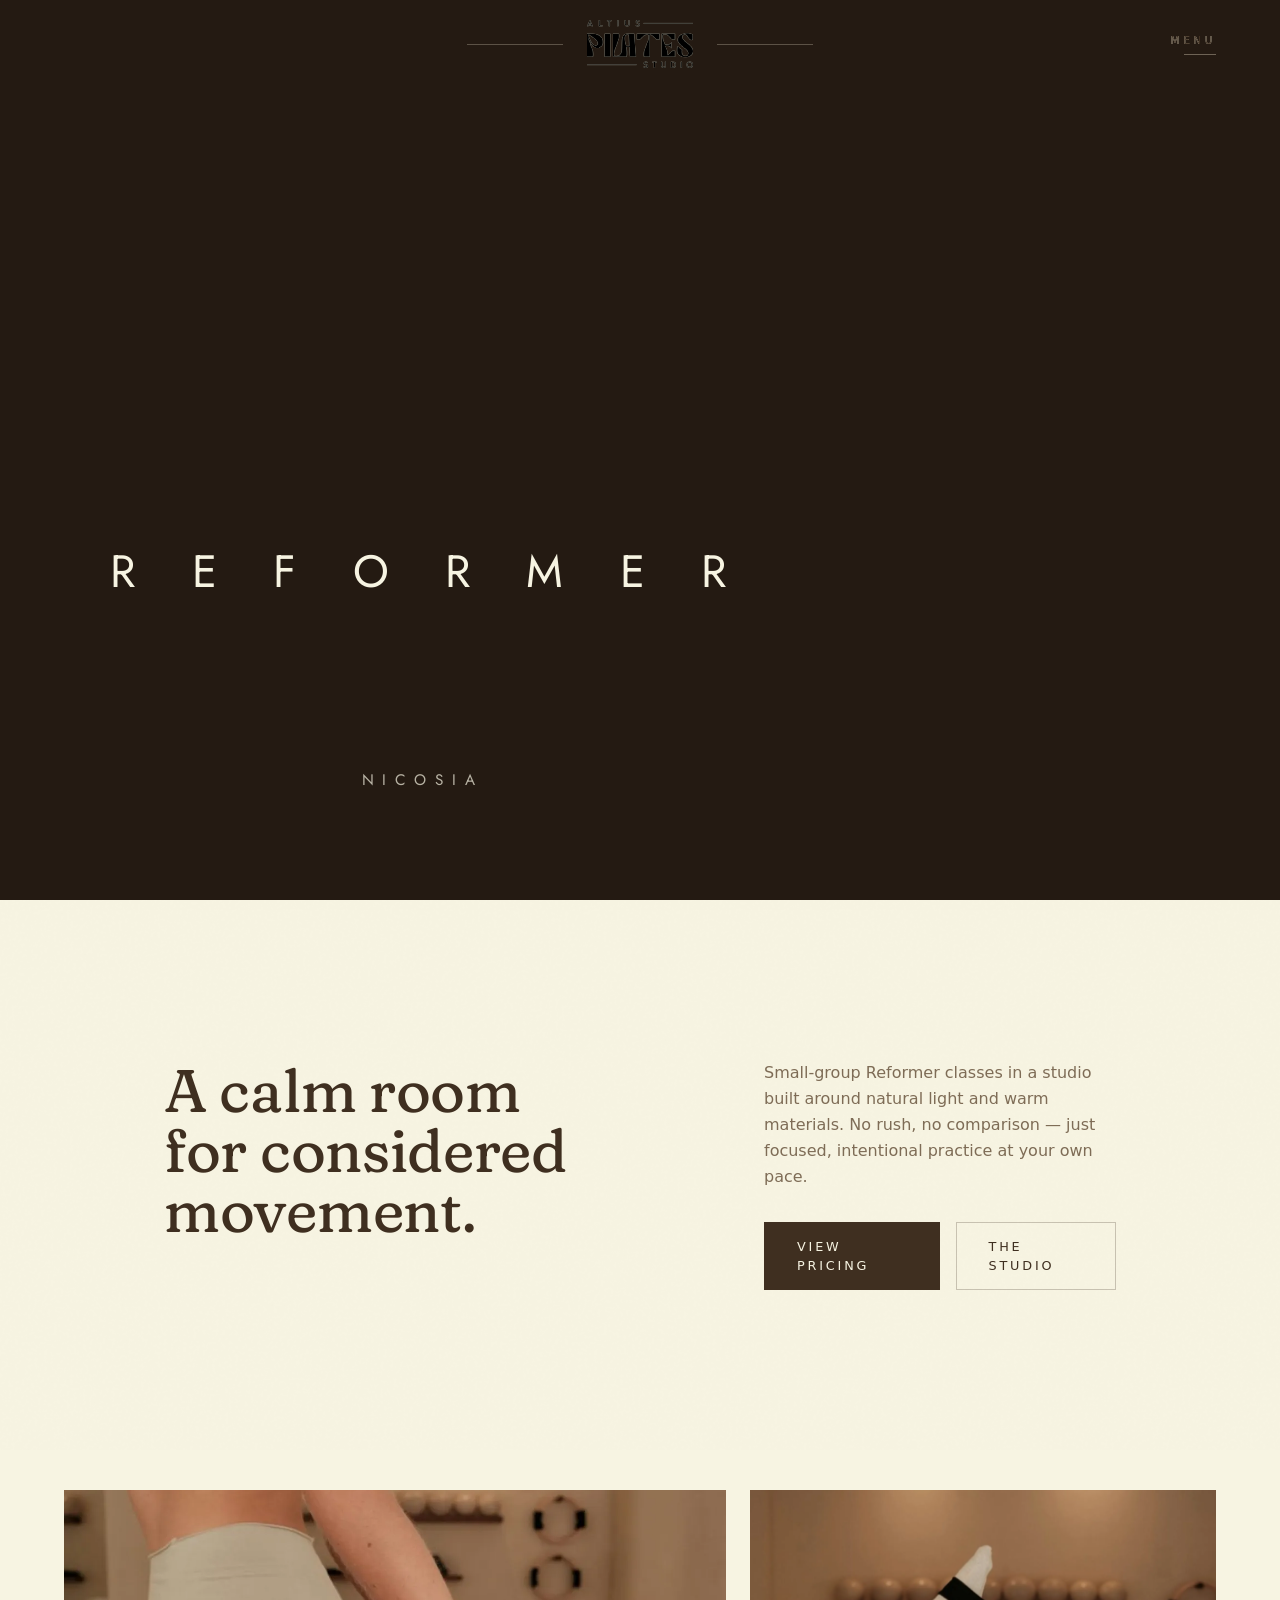
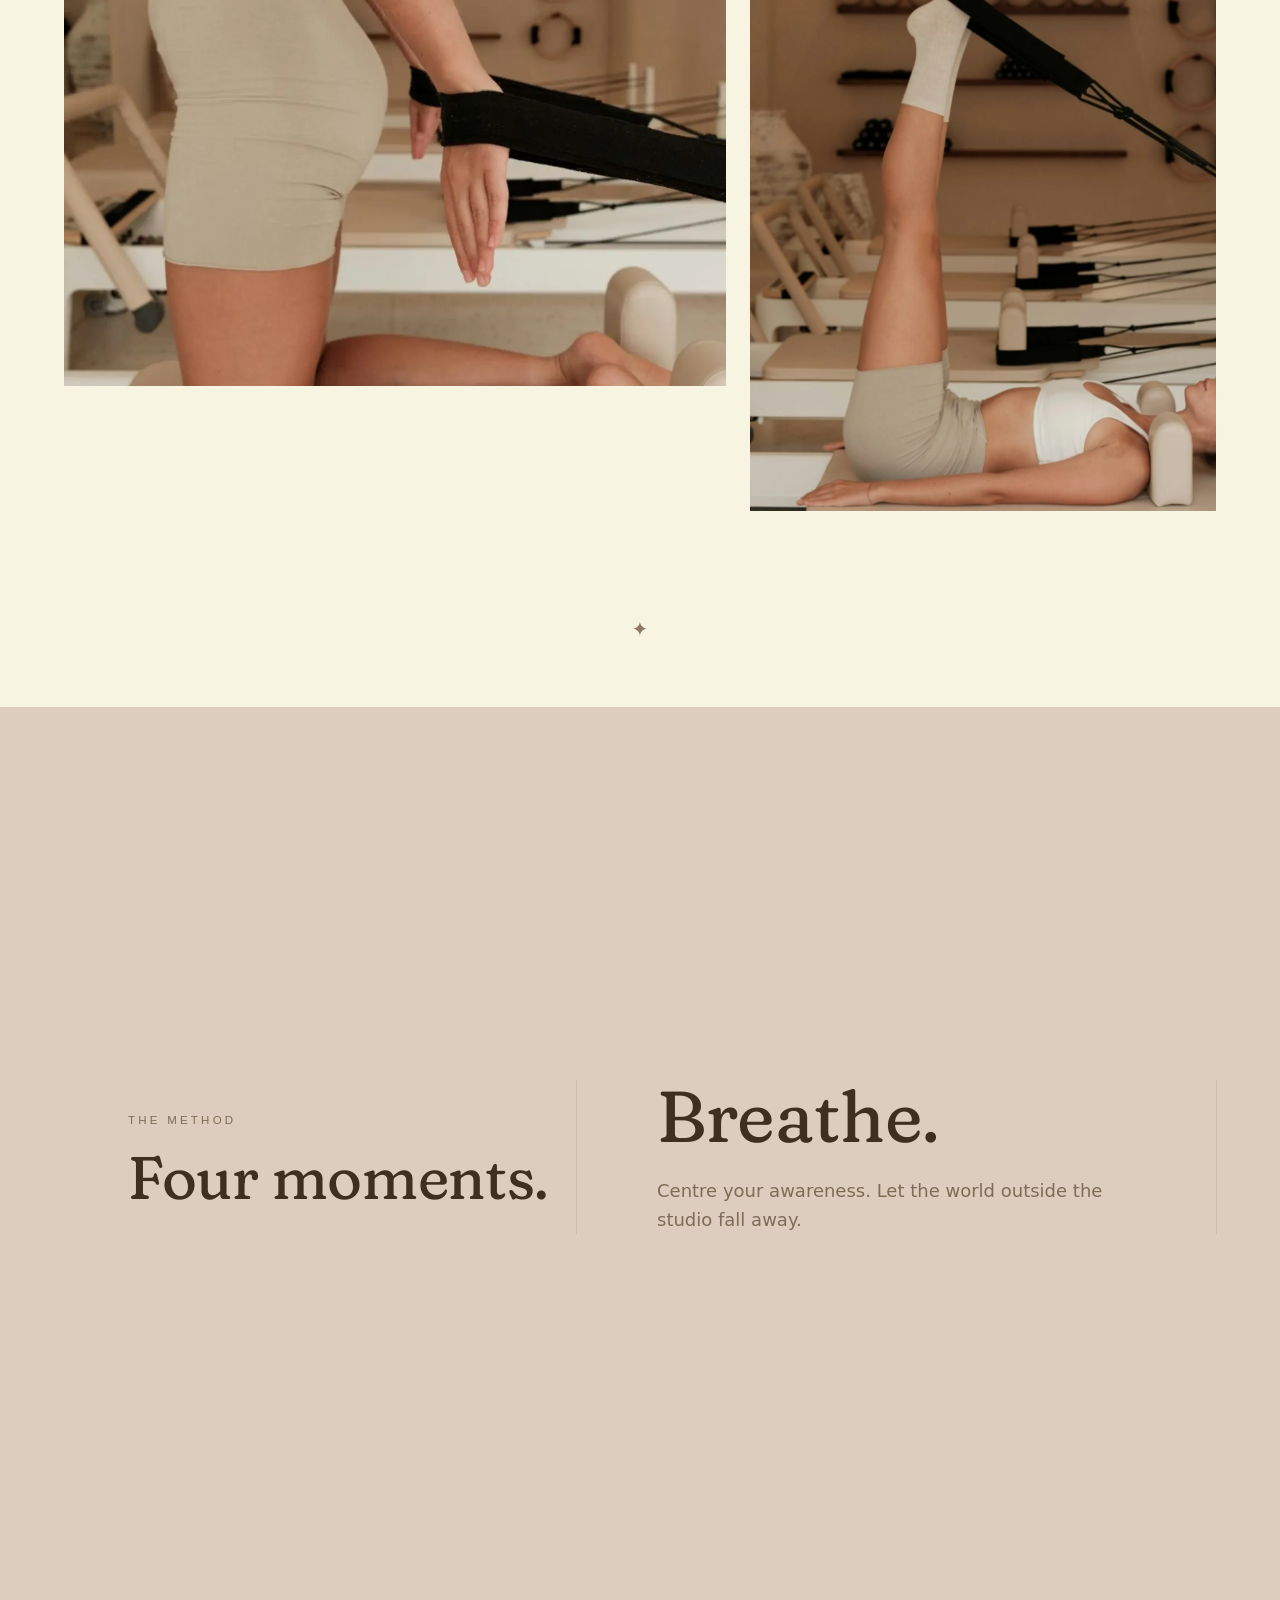
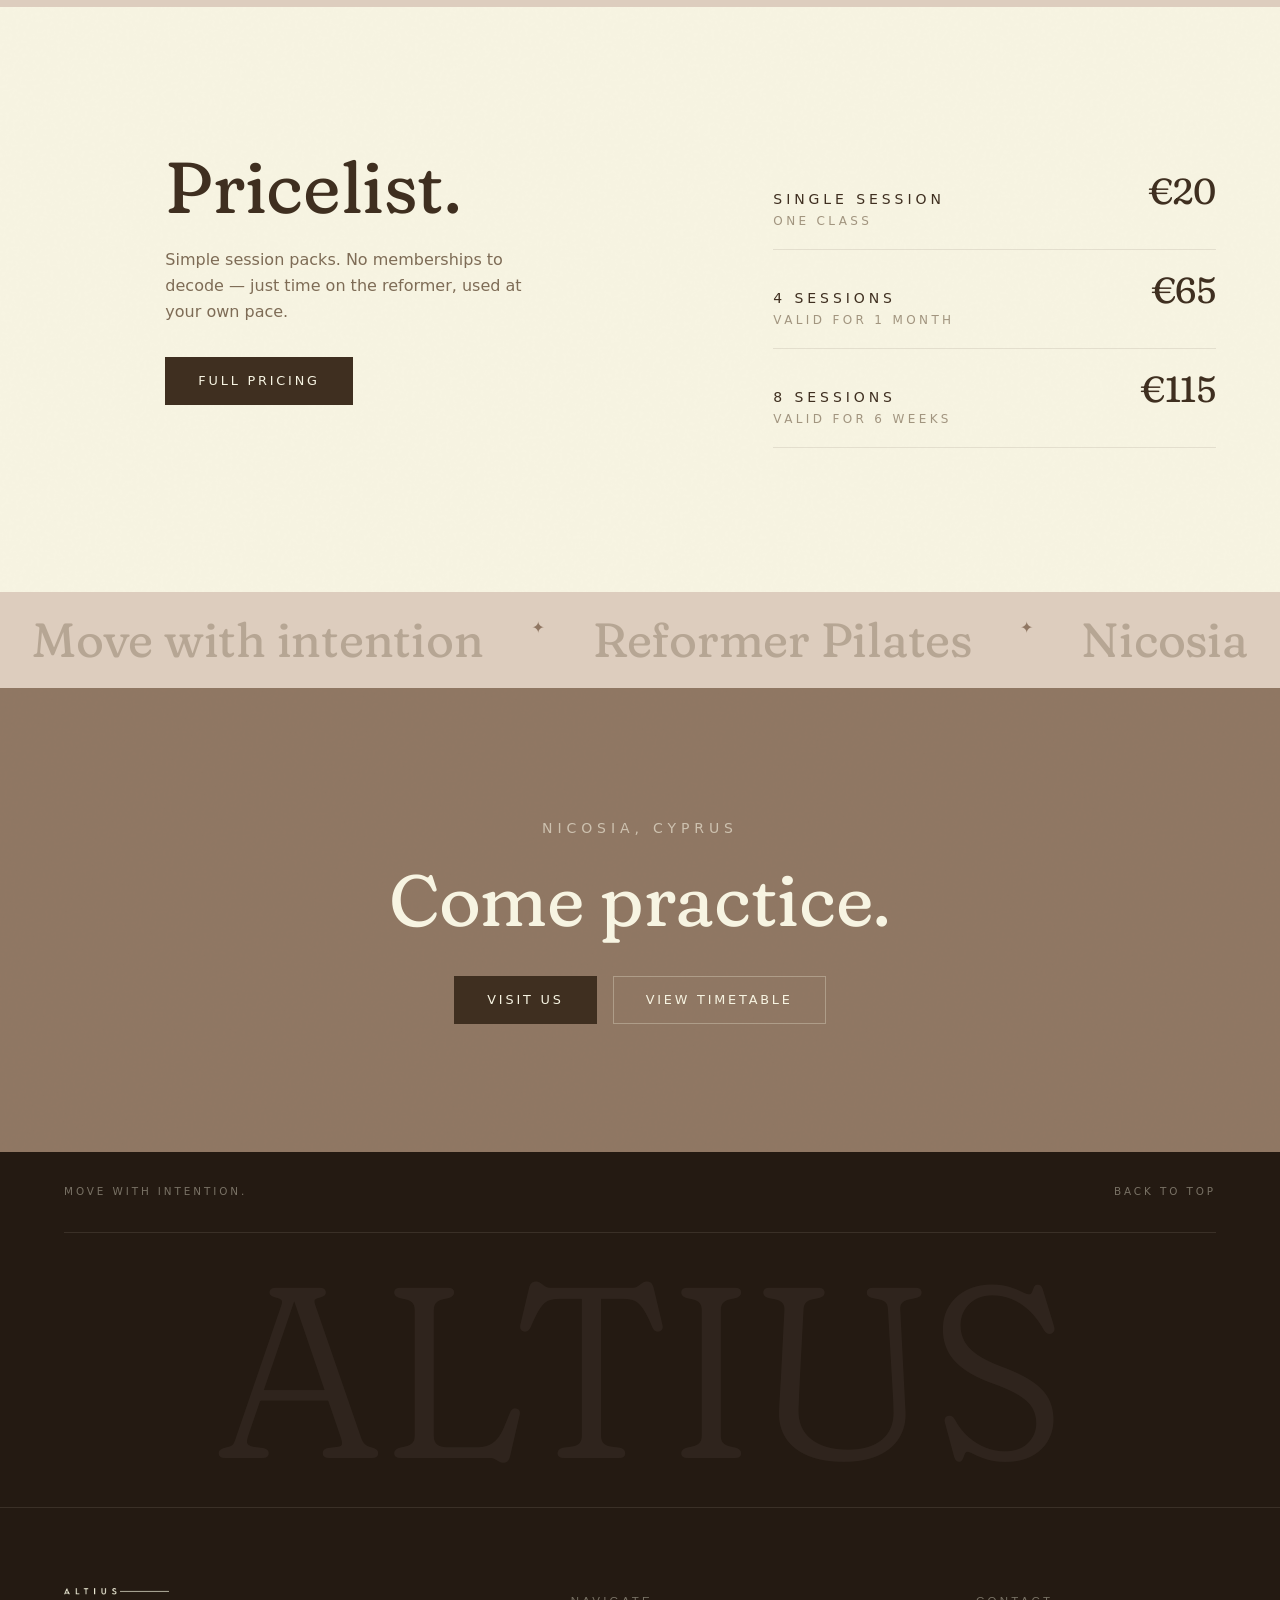
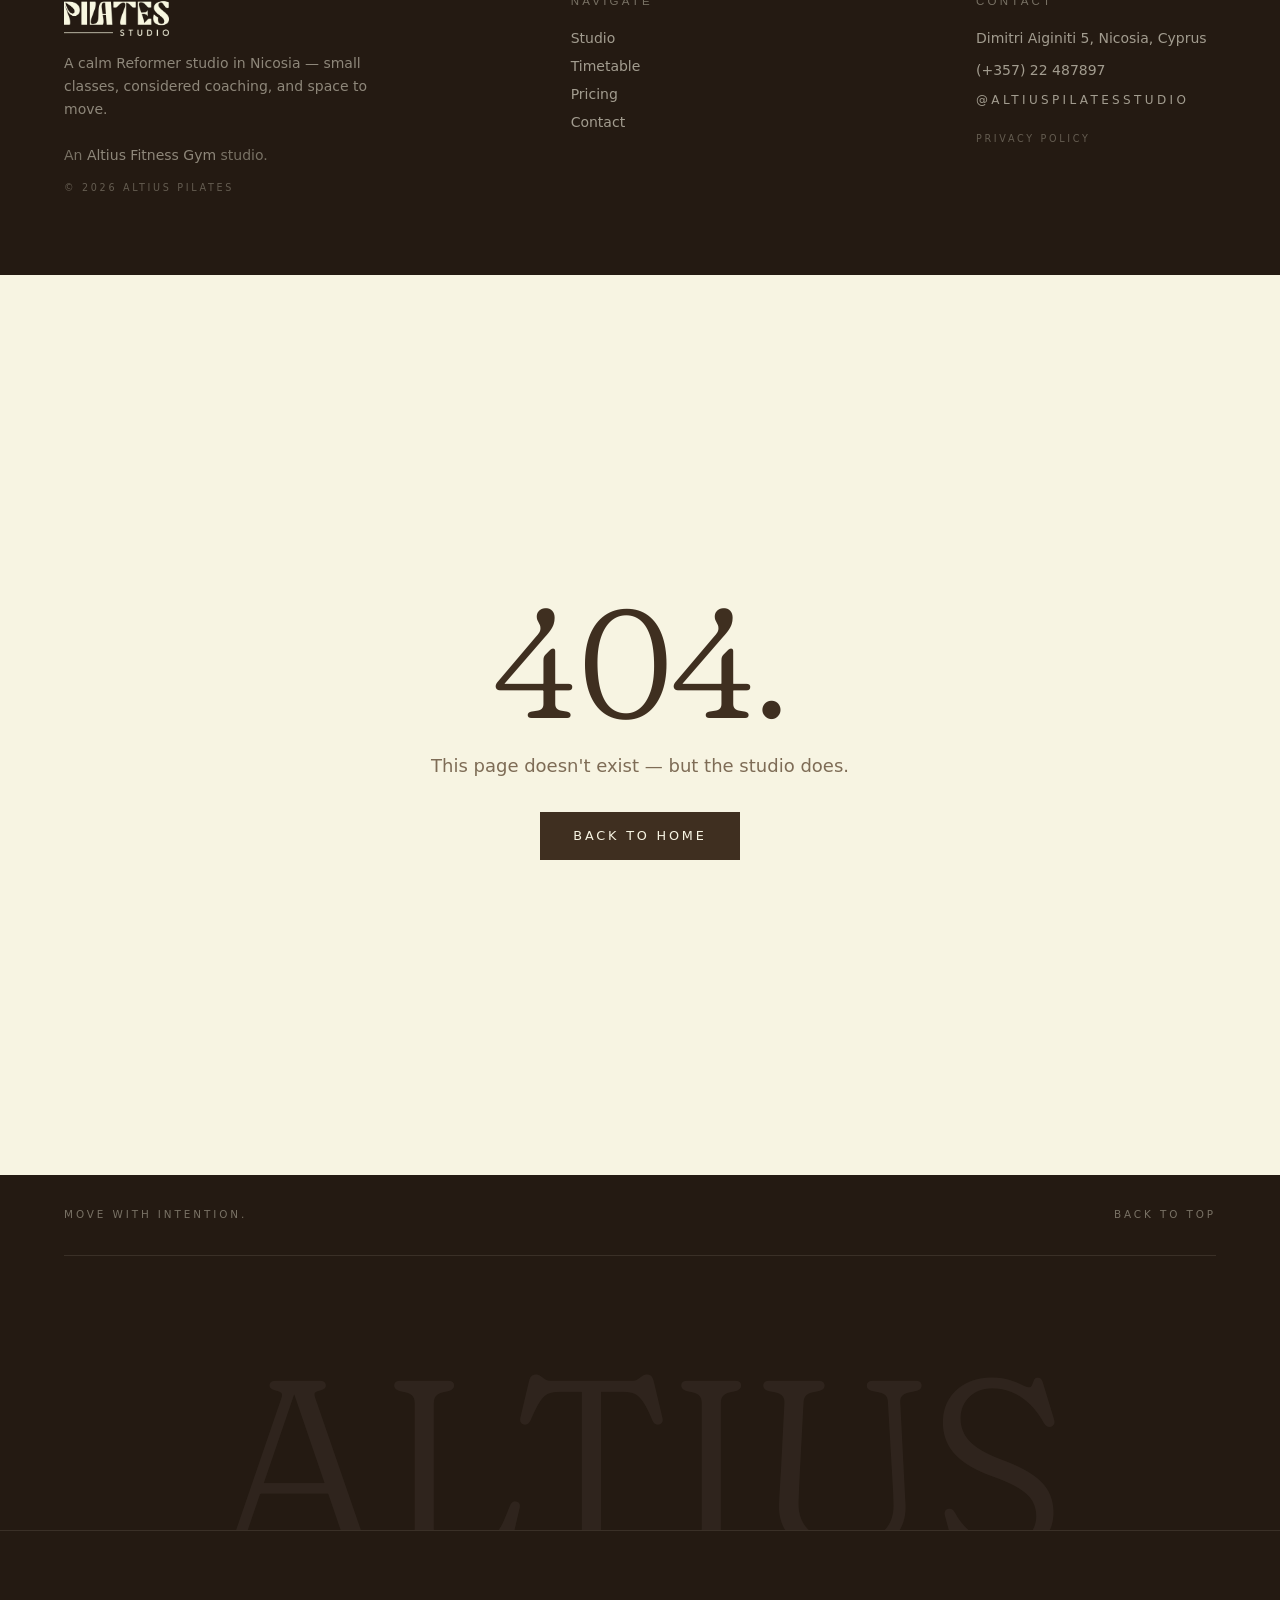
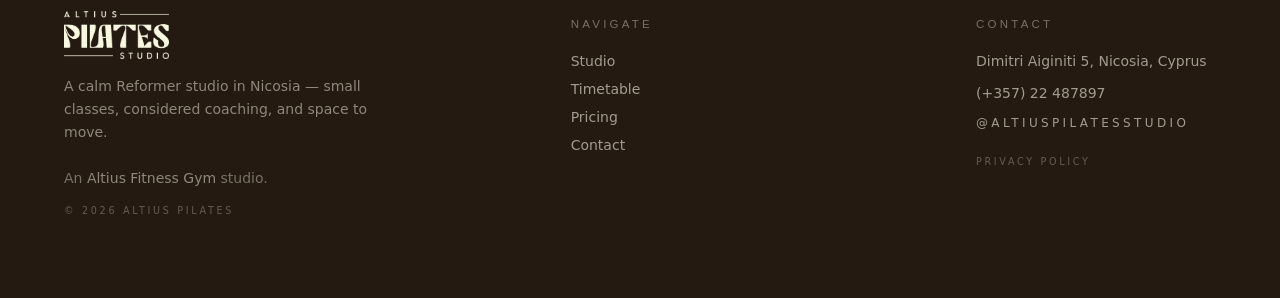
<file: index.html>
<!DOCTYPE html><html lang="en"><head><title data-rh="true">Pilates Reformer Studio in Nicosia | Altius Pilates</title><meta data-rh="true" name="description" content="Calm, considered Reformer Pilates in Nicosia, Cyprus. Small-group and private sessions for every level. Move with intention at Altius Pilates Reformer Studio."><meta data-rh="true" name="robots" content="index, follow, max-image-preview:large, max-snippet:-1"><meta data-rh="true" property="og:url" content="https://altiuspilatesstudio.com/"><meta data-rh="true" property="og:title" content="Altius Pilates Reformer Studio | Nicosia, Cyprus"><meta data-rh="true" property="og:description" content="Reformer Pilates in Nicosia, Cyprus. Small classes, private sessions, and a calm studio built to help you move with intention."><meta data-rh="true" name="twitter:url" content="https://altiuspilatesstudio.com/"><meta data-rh="true" name="twitter:title" content="Altius Pilates Reformer Studio | Nicosia, Cyprus"><meta data-rh="true" name="twitter:description" content="Reformer Pilates in Nicosia, Cyprus. Small classes, private sessions, and a calm studio built to help you move with intention."><link data-rh="true" rel="canonical" href="https://altiuspilatesstudio.com/">
    <meta charset="UTF-8">
    <meta name="viewport" content="width=device-width, initial-scale=1.0, viewport-fit=cover">

    <link rel="icon" type="image/png" sizes="32x32" href="/favicon-32.png">
    <link rel="icon" type="image/png" sizes="16x16" href="/favicon-16.png">
    <link rel="apple-touch-icon" sizes="180x180" href="/apple-touch-icon.png">
    <link rel="manifest" href="/site.webmanifest">

    <meta name="author" content="Altius Pilates Reformer Studio">
    <meta name="language" content="English">

    <meta name="geo.region" content="CY-01">
    <meta name="geo.placename" content="Nicosia">
    <meta name="geo.position" content="35.1856;33.3823">
    <meta name="ICBM" content="35.1856, 33.3823">

    <meta property="og:type" content="website">
    <meta property="og:image" content="https://altiuspilatesstudio.com/og-image.jpg">
    <meta property="og:image:type" content="image/jpeg">
    <meta property="og:image:width" content="1200">
    <meta property="og:image:height" content="630">
    <meta property="og:image:alt" content="Altius Pilates Reformer Studio in Nicosia, Cyprus">
    <meta property="og:locale" content="en_US">
    <meta property="og:site_name" content="Altius Pilates Nicosia">

    <meta name="twitter:card" content="summary_large_image">
    <meta name="twitter:image" content="https://altiuspilatesstudio.com/og-image.jpg">
    <meta name="twitter:image:alt" content="Altius Pilates Reformer Studio in Nicosia, Cyprus">

    <meta name="theme-color" content="#F7F4E2">
    <meta name="color-scheme" content="light">
    <meta name="apple-mobile-web-app-capable" content="yes">
    <meta name="mobile-web-app-capable" content="yes">
    <meta name="apple-mobile-web-app-status-bar-style" content="default">
    <meta name="apple-mobile-web-app-title" content="Altius Pilates">
    <meta name="format-detection" content="telephone=yes">

    <style>
      html,
      body {
        margin: 0;
        padding: 0;
        background-color: #F7F4E2;
        color: #3F2F20;
        min-height: 100%;
        font-family: "Jost", system-ui, -apple-system, "Segoe UI", Roboto, sans-serif;
        overflow-x: hidden;
      }
      #root {
        min-height: 100vh;
      }
    </style>
    <script type="module" crossorigin="" src="/assets/app-45aba660.js"></script>
    <link rel="modulepreload" crossorigin="" href="/assets/vendor-b3c7ea9e.js">
    <link rel="modulepreload" crossorigin="" href="/assets/react-7256d8fe.js">
    <link rel="modulepreload" crossorigin="" href="/assets/ui-e7f16bbe.js">
    <link rel="stylesheet" href="/assets/index-ba2f648a.css">
  <link rel="preload" as="image" href="/assets/Logo-64f417d1.png" crossorigin=""><link rel="preload" as="image" href="/assets/LogoCream-6e357ea6.png" crossorigin=""><link rel="preload" as="font" type="font/woff2" href="/assets/fraunces-latin-soft-normal-9fc3a858.woff2" crossorigin=""><link rel="preload" as="font" type="font/woff2" href="/assets/jost-latin-wght-normal-7726a5cd.woff2" crossorigin=""><link rel="modulepreload" crossorigin="" href="/assets/HomePage-a971c3f3.js"><link rel="preload" as="image" href="/assets/studio-plank-6e675d08.webp" fetchpriority="high"><link rel="preload" as="image" href="/assets/hero-mobile-f98a5e25.webp" crossorigin=""><link rel="preload" as="image" href="/assets/wordmark-pilates-6c4af4d7.webp" crossorigin=""></head>
  <body>
    <div id="root" data-server-rendered="true"><script type="application/ld+json">{"@context":"https://schema.org","@graph":[{"@type":"ExerciseGym","@id":"https://altiuspilatesstudio.com/#studio","name":"Altius Pilates Reformer Studio","alternateName":"Altius Pilates","description":"Altius Pilates is a Reformer Pilates studio in Nicosia, Cyprus offering small-group classes, private sessions and beginner-friendly training.","url":"https://altiuspilatesstudio.com","telephone":"+35722487897","email":"info@altiusfitnesscyprus.com","priceRange":"$","image":["https://altiuspilatesstudio.com/Logo.png","https://altiuspilatesstudio.com/og-image.jpg"],"address":{"@type":"PostalAddress","streetAddress":"Dimitri Aiginiti 5","addressLocality":"Nicosia","addressRegion":"Nicosia District","postalCode":"1061","addressCountry":"CY"},"geo":{"@type":"GeoCoordinates","latitude":"35.1856","longitude":"33.3823"},"hasMap":"https://maps.google.com/?q=Altius+Fitness+Gym+Nicosia","openingHoursSpecification":[{"@type":"OpeningHoursSpecification","dayOfWeek":["Monday"],"opens":"15:30","closes":"20:20"},{"@type":"OpeningHoursSpecification","dayOfWeek":["Tuesday"],"opens":"06:15","closes":"11:05"},{"@type":"OpeningHoursSpecification","dayOfWeek":["Tuesday"],"opens":"15:30","closes":"20:20"},{"@type":"OpeningHoursSpecification","dayOfWeek":["Wednesday"],"opens":"15:30","closes":"20:20"},{"@type":"OpeningHoursSpecification","dayOfWeek":["Thursday"],"opens":"06:15","closes":"11:05"},{"@type":"OpeningHoursSpecification","dayOfWeek":["Thursday"],"opens":"15:30","closes":"20:20"},{"@type":"OpeningHoursSpecification","dayOfWeek":["Friday"],"opens":"14:30","closes":"19:20"},{"@type":"OpeningHoursSpecification","dayOfWeek":["Saturday"],"opens":"08:15","closes":"12:05"}],"sameAs":["https://www.instagram.com/altiuspilatesstudio/","https://www.facebook.com/altiuspilatesstudio/"],"amenityFeature":[{"@type":"LocationFeatureSpecification","name":"Reformer Pilates","value":true},{"@type":"LocationFeatureSpecification","name":"Private Sessions","value":true},{"@type":"LocationFeatureSpecification","name":"Beginner Friendly","value":true}],"areaServed":{"@type":"City","name":"Nicosia","sameAs":"https://en.wikipedia.org/wiki/Nicosia"}},{"@type":"Organization","name":"Altius Pilates","url":"https://altiuspilatesstudio.com","logo":"https://altiuspilatesstudio.com/Logo.png","sameAs":["https://www.instagram.com/altiuspilatesstudio/","https://www.facebook.com/altiuspilatesstudio/"],"contactPoint":{"@type":"ContactPoint","telephone":"+35722487897","contactType":"customer service","areaServed":"CY","availableLanguage":["English","Greek"]}},{"@type":"WebSite","name":"Altius Pilates Reformer Studio","url":"https://altiuspilatesstudio.com","publisher":{"@id":"https://altiuspilatesstudio.com/#studio"}},{"@type":"ItemList","itemListElement":[{"@type":"SiteNavigationElement","position":1,"name":"Studio","description":"The space, the method, and the Altius Pilates community","url":"https://altiuspilatesstudio.com/studio/"},{"@type":"SiteNavigationElement","position":2,"name":"Timetable","description":"Weekly Reformer Pilates class schedule at Altius Pilates Nicosia","url":"https://altiuspilatesstudio.com/timetable/"},{"@type":"SiteNavigationElement","position":3,"name":"Pricing","description":"Reformer Pilates session packages from a single class to 16-session packs","url":"https://altiuspilatesstudio.com/pricing/"},{"@type":"SiteNavigationElement","position":4,"name":"Contact","description":"Visit Altius Pilates at Dimitri Aiginiti 5, Nicosia, Cyprus","url":"https://altiuspilatesstudio.com/contact/"}]}]}</script><a href="#main" class="skip-link">Skip to content</a><div class="app"><header class="fixed top-0 left-0 right-0 z-50 transition-all duration-500 bg-transparent"><div class="mx-auto w-[92%] md:w-[90%]"><div class="flex items-center justify-between py-4 md:py-5"><div class="flex-1"></div><div class="flex items-center gap-4 md:gap-6"><span class="hidden md:block w-16 lg:w-24 h-px origin-right transition-colors duration-500 bg-cream/30"></span><a aria-label="Back to top" class="flex-shrink-0" href="/"><div class="relative h-10 md:h-12"><img src="/assets/LogoCream-6e357ea6.png" alt="Altius Pilates" width="100" height="54" class="h-full w-auto absolute inset-0 transition-opacity duration-500 opacity-100"><img src="/assets/Logo-64f417d1.png" alt="" aria-hidden="true" width="100" height="54" class="h-full w-auto transition-opacity duration-500 opacity-0"></div></a><span class="hidden md:block w-16 lg:w-24 h-px origin-left transition-colors duration-500 bg-cream/30"></span></div><div class="flex-1 flex justify-end"><button type="button" class="group flex flex-col items-end gap-1.5" aria-label="Open menu" aria-expanded="false"><span class="text-[0.65rem] font-normal uppercase tracking-caps transition-colors duration-500 text-cream">Menu</span><span class="block w-8 h-px group-hover:w-12 transition-all duration-300 origin-right bg-cream/50 group-hover:bg-cream"></span></button></div></div></div></header><div class="fixed inset-0 z-[60] invisible" role="dialog" aria-modal="true" aria-label="Navigation menu"><div class="absolute inset-0 bg-mocha" style="clip-path:inset(0 0 100% 0)" aria-hidden="true"></div><div class="absolute inset-0 bg-mocha" style="clip-path:inset(0 0 100% 0)" aria-hidden="true"></div><div class="absolute inset-0 bg-mocha" style="clip-path:inset(0 0 100% 0)" aria-hidden="true"></div><div class="absolute inset-0 bg-mocha" style="clip-path:inset(0 0 100% 0)" aria-hidden="true"></div><div class="relative z-10 h-full flex flex-col justify-center items-center px-6"><button type="button" class="absolute top-6 right-[4%] text-[0.65rem] uppercase tracking-caps text-cream/80 hover:text-cream transition-colors" aria-label="Close menu">Close</button><nav class="flex flex-col items-center gap-2 md:gap-3"><a class="display-xl text-5xl sm:text-6xl md:text-7xl lg:text-8xl transition-colors duration-300 text-cream" style="opacity:0" href="/">Home<!-- -->.</a><a class="display-xl text-5xl sm:text-6xl md:text-7xl lg:text-8xl transition-colors duration-300 text-cream/50 hover:text-cream" style="opacity:0" href="/studio/">Studio<!-- -->.</a><a class="display-xl text-5xl sm:text-6xl md:text-7xl lg:text-8xl transition-colors duration-300 text-cream/50 hover:text-cream" style="opacity:0" href="/timetable/">Timetable<!-- -->.</a><a class="display-xl text-5xl sm:text-6xl md:text-7xl lg:text-8xl transition-colors duration-300 text-cream/50 hover:text-cream" style="opacity:0" href="/pricing/">Pricing<!-- -->.</a><a class="display-xl text-5xl sm:text-6xl md:text-7xl lg:text-8xl transition-colors duration-300 text-cream/50 hover:text-cream" style="opacity:0" href="/contact/">Contact<!-- -->.</a></nav><div class="absolute bottom-8 left-0 right-0 px-[4%]" style="opacity:0"><div class="flex flex-wrap items-center justify-between gap-4 text-[0.65rem] uppercase tracking-label text-cream/60"><a href="tel:+35722487897" class="hover:text-cream transition-colors">(+357) 22 487897</a><a href="https://www.instagram.com/altiuspilatesstudio/" target="_blank" rel="noopener noreferrer" class="hover:text-cream transition-colors">@altiuspilatesstudio</a></div></div></div></div><main id="main"><section id="home" class="relative h-[100svh] min-h-[34rem] overflow-hidden bg-umber"><div class="absolute inset-0" style="clip-path:inset(0% 0% 100% 0%)"><div class="absolute inset-0 will-change-transform" style="transform:scale(1.2)"><picture><source media="(min-width: 768px)" srcset="/assets/studio-plank-6e675d08.webp"><img src="/assets/hero-mobile-f98a5e25.webp" alt="Reformer Pilates at Altius studio in Nicosia" class="h-full w-full object-cover" style="filter:saturate(0.82) contrast(1.06) brightness(0.9)" loading="eager" decoding="sync"></picture></div><div class="absolute inset-0" style="background:linear-gradient(to top, rgba(36,26,18,0.94) 0%, rgba(36,26,18,0.80) 22%, rgba(36,26,18,0.46) 48%, rgba(36,26,18,0.16) 74%, rgba(36,26,18,0.38) 100%)"></div><div class="absolute inset-0 bg-noise opacity-40 mix-blend-overlay"></div><div class="absolute inset-0 bg-umber" style="opacity:0"></div></div><div class="relative z-20 flex h-full flex-col justify-end px-9 pb-16 sm:px-12 sm:pb-20 md:px-20 md:pb-24 lg:px-28 lg:pb-28"><h1 class="hero-lockup"><span class="sr-only">Reformer Pilates — Nicosia</span><span aria-hidden="true" class="block"><span class="hero-reformer flex justify-between text-cream"><span><span>R</span></span><span><span>E</span></span><span><span>F</span></span><span><span>O</span></span><span><span>R</span></span><span><span>M</span></span><span><span>E</span></span><span><span>R</span></span></span><span class="mt-[3.5cqw] block overflow-hidden" style="clip-path:inset(0% 0% 100% 0%)"><img src="/assets/wordmark-pilates-6c4af4d7.webp" alt="" width="1800" height="408" class="block w-full" style="transform:translateY(12%)" loading="eager" decoding="sync"></span><span class="mt-[3cqw] flex justify-center text-cream/70"><span class="hero-nicosia">Nicosia</span></span></span></h1></div></section><section id="manifesto" class="relative bg-cream grain overflow-hidden"><div class="relative z-10 mx-auto w-[92%] md:w-[90%] py-24 md:py-40"><div class="grid grid-cols-1 md:grid-cols-12 gap-8 md:gap-12"><div class="md:col-span-5 md:col-start-2"><h2 class="display text-espresso text-4xl sm:text-5xl md:text-6xl">A calm room for considered movement.</h2></div><div class="md:col-span-4 md:col-start-8 flex flex-col justify-end"><p class="text-clay leading-relaxed">Small-group Reformer classes in a studio built around natural light and warm materials. No rush, no comparison — just focused, intentional practice at your own pace.</p><div class="mt-8 flex gap-4"><a class="btn-primary" href="/pricing/">View pricing</a><a class="btn-ghost" href="/studio/">The studio</a></div></div></div></div></section><section class="bg-cream"><div class="mx-auto w-[92%] md:w-[90%] py-6 md:py-10"><div class="grid grid-cols-1 md:grid-cols-12 gap-4 md:gap-6"><div class="md:col-span-7 aspect-[4/3] overflow-hidden"><img src="/assets/studio-kneeling-db7af22a.webp" alt="Reformer Pilates practice — kneeling strap work" loading="lazy" decoding="async" class="w-full h-full object-cover"></div><div class="md:col-span-5 aspect-[3/4] overflow-hidden"><img src="/assets/hero-reformer-c74d17d6.webp" alt="Legs raised on the Pilates reformer" loading="lazy" decoding="async" class="w-full h-full object-cover"></div></div></div></section><div class="py-12 md:py-16 text-center"><span class="text-mocha text-xl select-none" aria-hidden="true">✦</span></div><section class="relative bg-plaster overflow-hidden"><div class="mx-auto w-[92%] md:w-[90%] py-16 md:py-0"><div class="md:hidden"><span class="label">The Method</span><div class="mt-8 space-y-12"><div><h3 class="display text-espresso text-3xl">Breathe.</h3><p class="mt-3 text-clay leading-relaxed max-w-sm">Centre your awareness. Let the world outside the studio fall away.</p></div><div><h3 class="display text-espresso text-3xl">Align.</h3><p class="mt-3 text-clay leading-relaxed max-w-sm">Find your position on the reformer. Every spring, every strap placed with care.</p></div><div><h3 class="display text-espresso text-3xl">Move.</h3><p class="mt-3 text-clay leading-relaxed max-w-sm">Flow through each exercise with control. Strength earned through precision.</p></div><div><h3 class="display text-espresso text-3xl">Return.</h3><p class="mt-3 text-clay leading-relaxed max-w-sm">Come back to yourself. Carry the stillness into everything else.</p></div></div></div><div class="hidden md:flex items-center h-screen"><div class="flex-shrink-0 w-[40vw] pl-[5vw]"><span class="label">The Method</span><h2 class="display text-espresso text-5xl lg:text-6xl mt-4">Four moments.</h2></div><div class="flex-shrink-0 w-[50vw] px-12 lg:px-20 border-l border-espresso/10"><h3 class="display text-espresso text-5xl lg:text-7xl">Breathe.</h3><p class="mt-6 text-clay leading-relaxed max-w-md text-lg">Centre your awareness. Let the world outside the studio fall away.</p></div><div class="flex-shrink-0 w-[50vw] px-12 lg:px-20 border-l border-espresso/10"><h3 class="display text-espresso text-5xl lg:text-7xl">Align.</h3><p class="mt-6 text-clay leading-relaxed max-w-md text-lg">Find your position on the reformer. Every spring, every strap placed with care.</p></div><div class="flex-shrink-0 w-[50vw] px-12 lg:px-20 border-l border-espresso/10"><h3 class="display text-espresso text-5xl lg:text-7xl">Move.</h3><p class="mt-6 text-clay leading-relaxed max-w-md text-lg">Flow through each exercise with control. Strength earned through precision.</p></div><div class="flex-shrink-0 w-[50vw] px-12 lg:px-20 border-l border-espresso/10"><h3 class="display text-espresso text-5xl lg:text-7xl">Return.</h3><p class="mt-6 text-clay leading-relaxed max-w-md text-lg">Come back to yourself. Carry the stillness into everything else.</p></div></div></div></section><section class="relative bg-cream grain overflow-hidden"><div class="relative z-10 mx-auto w-[92%] md:w-[90%] py-24 md:py-36"><div class="grid grid-cols-1 md:grid-cols-12 gap-10 md:gap-16"><div class="md:col-span-5 md:col-start-2"><h2 class="display text-espresso text-5xl sm:text-6xl md:text-7xl">Pricelist.</h2><p class="mt-6 text-clay leading-relaxed max-w-sm">Simple session packs. No memberships to decode — just time on the reformer, used at your own pace.</p><a class="btn-primary mt-8 inline-flex" href="/pricing/">Full pricing</a></div><ul class="md:col-span-5 md:col-start-8"><li class="flex items-baseline justify-between py-5 border-b border-espresso/10"><div><p class="text-sm uppercase tracking-label text-espresso">Single Session</p><p class="text-xs uppercase tracking-label text-clay/70 mt-1">One class</p></div><span class="display text-espresso text-3xl md:text-4xl">€<!-- -->20</span></li><li class="flex items-baseline justify-between py-5 border-b border-espresso/10"><div><p class="text-sm uppercase tracking-label text-espresso">4 Sessions</p><p class="text-xs uppercase tracking-label text-clay/70 mt-1">Valid for 1 month</p></div><span class="display text-espresso text-3xl md:text-4xl">€<!-- -->65</span></li><li class="flex items-baseline justify-between py-5 border-b border-espresso/10"><div><p class="text-sm uppercase tracking-label text-espresso">8 Sessions</p><p class="text-xs uppercase tracking-label text-clay/70 mt-1">Valid for 6 weeks</p></div><span class="display text-espresso text-3xl md:text-4xl">€<!-- -->115</span></li></ul></div></div></section><div class="overflow-hidden whitespace-nowrap bg-plaster py-6 text-clay/40" aria-hidden="true"><div class="inline-flex animate-marquee" style="animation-duration:50s"><span class="inline-flex shrink-0"><span class="display text-4xl md:text-5xl mx-8">Move with intention</span><span class="text-mocha mx-4" aria-hidden="true">✦</span><span class="display text-4xl md:text-5xl mx-8">Reformer Pilates</span><span class="text-mocha mx-4" aria-hidden="true">✦</span><span class="display text-4xl md:text-5xl mx-8">Nicosia</span><span class="text-mocha mx-4" aria-hidden="true">✦</span></span><span class="inline-flex shrink-0"><span class="display text-4xl md:text-5xl mx-8">Move with intention</span><span class="text-mocha mx-4" aria-hidden="true">✦</span><span class="display text-4xl md:text-5xl mx-8">Reformer Pilates</span><span class="text-mocha mx-4" aria-hidden="true">✦</span><span class="display text-4xl md:text-5xl mx-8">Nicosia</span><span class="text-mocha mx-4" aria-hidden="true">✦</span></span></div></div><section class="relative bg-mocha grain overflow-hidden"><div class="relative z-10 mx-auto w-[92%] md:w-[90%] py-24 md:py-32 text-center"><div><span class="text-cream/60 text-sm uppercase tracking-caps">Nicosia, Cyprus</span><h2 class="display text-cream text-5xl sm:text-6xl md:text-7xl mt-6">Come practice.</h2><div class="mt-10 flex flex-wrap justify-center gap-4"><a class="btn-primary" href="/contact/">Visit us</a><a class="btn-ghost border-cream/30 text-cream hover:bg-cream hover:text-mocha hover:border-cream" href="/timetable/">View timetable</a></div></div></div></section></main><footer class="relative bg-umber text-cream overflow-hidden"><div class="mx-auto w-[92%] md:w-[90%] py-6 md:py-8 flex items-center justify-between gap-4 border-b border-cream/10"><p class="text-[0.65rem] uppercase tracking-label text-cream/40">Move with intention.</p><button type="button" class="shrink-0 text-[0.65rem] uppercase tracking-label text-cream/40 hover:text-cream transition-colors" aria-label="Back to top">Back to top</button></div><div class="overflow-hidden border-b border-cream/10"><h2 aria-hidden="true" class="display-xl text-cream/[0.05] text-[19vw] leading-[0.8] text-center select-none pointer-events-none py-6 md:py-10">ALTIUS</h2></div><div class="mx-auto w-[92%] md:w-[90%] py-14 md:py-20"><div class="grid grid-cols-1 md:grid-cols-12 gap-10 md:gap-16"><div class="md:col-span-4"><img src="/assets/LogoCream-6e357ea6.png" alt="Altius Pilates" width="100" height="54" loading="lazy" decoding="async" class="h-12 w-auto"><p class="mt-4 text-cream/50 text-sm leading-relaxed max-w-xs">A calm Reformer studio in Nicosia — small classes, considered coaching, and space to move.</p><p class="mt-6 text-sm text-cream/40">An<!-- --> <a href="https://altiusfitnessgym.com" target="_blank" rel="noopener noreferrer" class="text-cream/50 hover:text-cream transition-colors">Altius Fitness Gym</a> <!-- -->studio.</p><p class="mt-4 text-[0.6rem] tracking-label uppercase text-cream/30">© <!-- -->2026<!-- --> <!-- -->Altius Pilates</p></div><div class="md:col-span-3 md:col-start-6"><span class="label text-cream/40">Navigate</span><nav class="mt-4 space-y-2" aria-label="Footer"><a class="block text-sm text-cream/60 hover:text-cream transition-colors" href="/studio/">Studio</a><a class="block text-sm text-cream/60 hover:text-cream transition-colors" href="/timetable/">Timetable</a><a class="block text-sm text-cream/60 hover:text-cream transition-colors" href="/pricing/">Pricing</a><a class="block text-sm text-cream/60 hover:text-cream transition-colors" href="/contact/">Contact</a></nav></div><div class="md:col-span-3 md:col-start-10"><span class="label text-cream/40">Contact</span><div class="mt-4 space-y-3 text-sm text-cream/60"><a href="https://maps.google.com/?q=Altius+Fitness+Gym+Nicosia" target="_blank" rel="noopener noreferrer" class="block hover:text-cream transition-colors">Dimitri Aiginiti 5, Nicosia, Cyprus</a><a href="tel:+35722487897" class="block hover:text-cream transition-colors">(+357) 22 487897</a><a href="https://www.instagram.com/altiuspilatesstudio/" target="_blank" rel="noopener noreferrer" class="block text-xs uppercase tracking-label hover:text-cream transition-colors">@altiuspilatesstudio</a></div><a class="mt-6 block text-[0.6rem] uppercase tracking-label text-cream/30 hover:text-cream/60 transition-colors" href="/privacy/">Privacy Policy</a></div></div></div></footer></div><script>window.__staticRouterHydrationData = JSON.parse("{\"loaderData\":{\"0\":null,\"0-0\":null},\"actionData\":null,\"errors\":null}");</script></div>
<script>window.__VITE_REACT_SSG_HASH__ = 'yqmqsew7ux'</script>
    
  

</body></html>
</file>
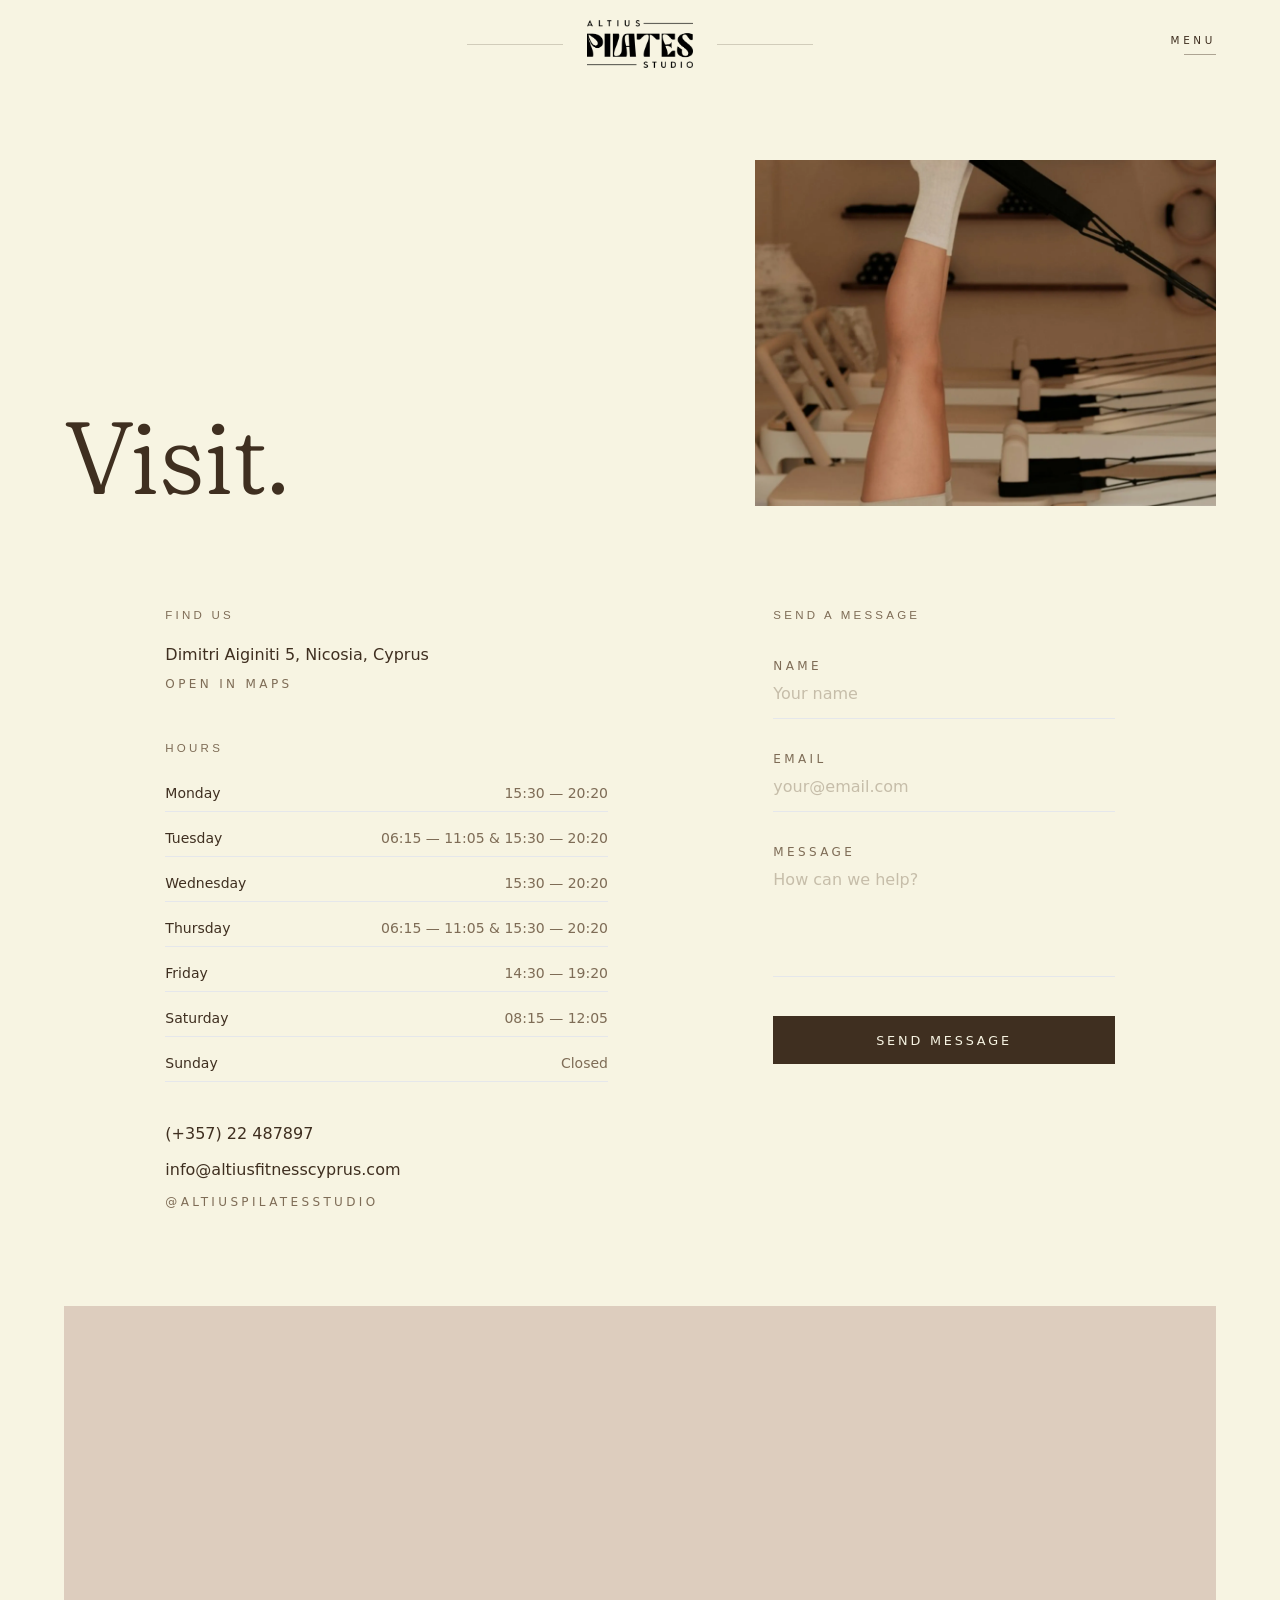
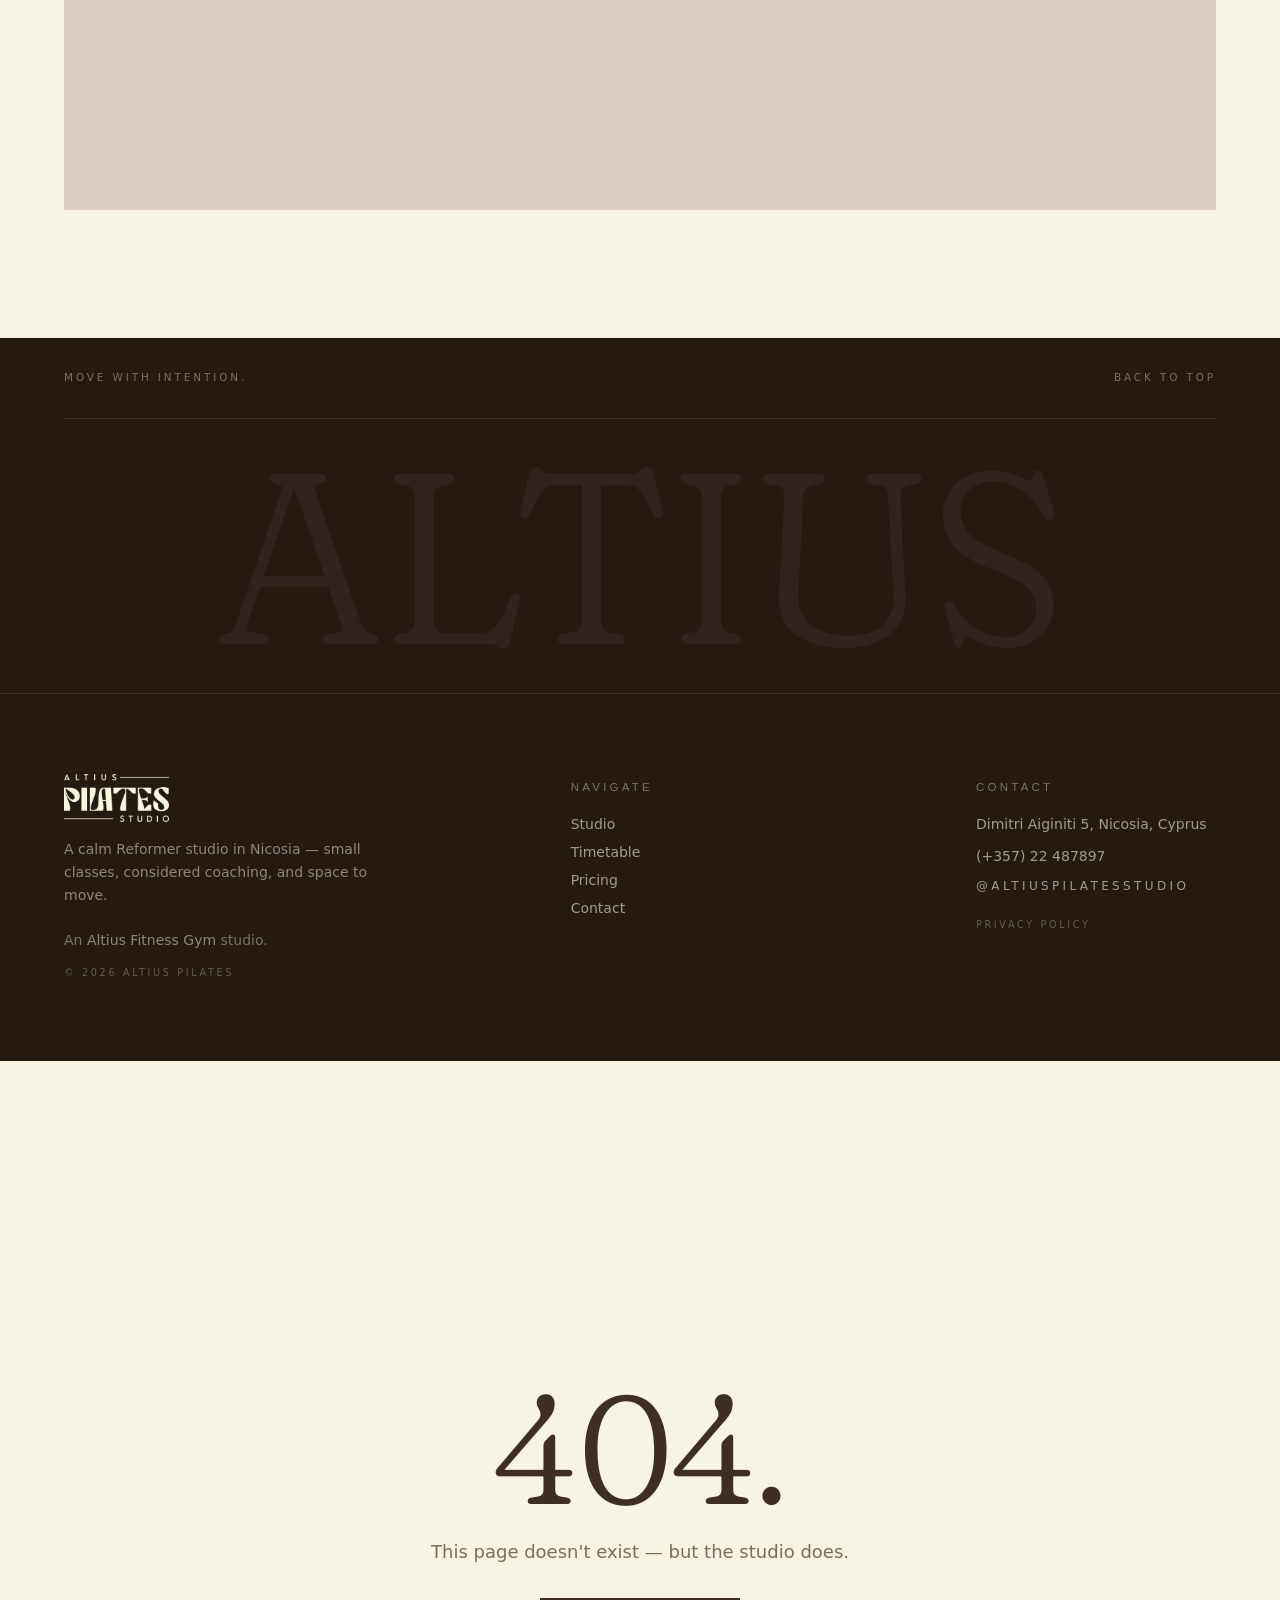
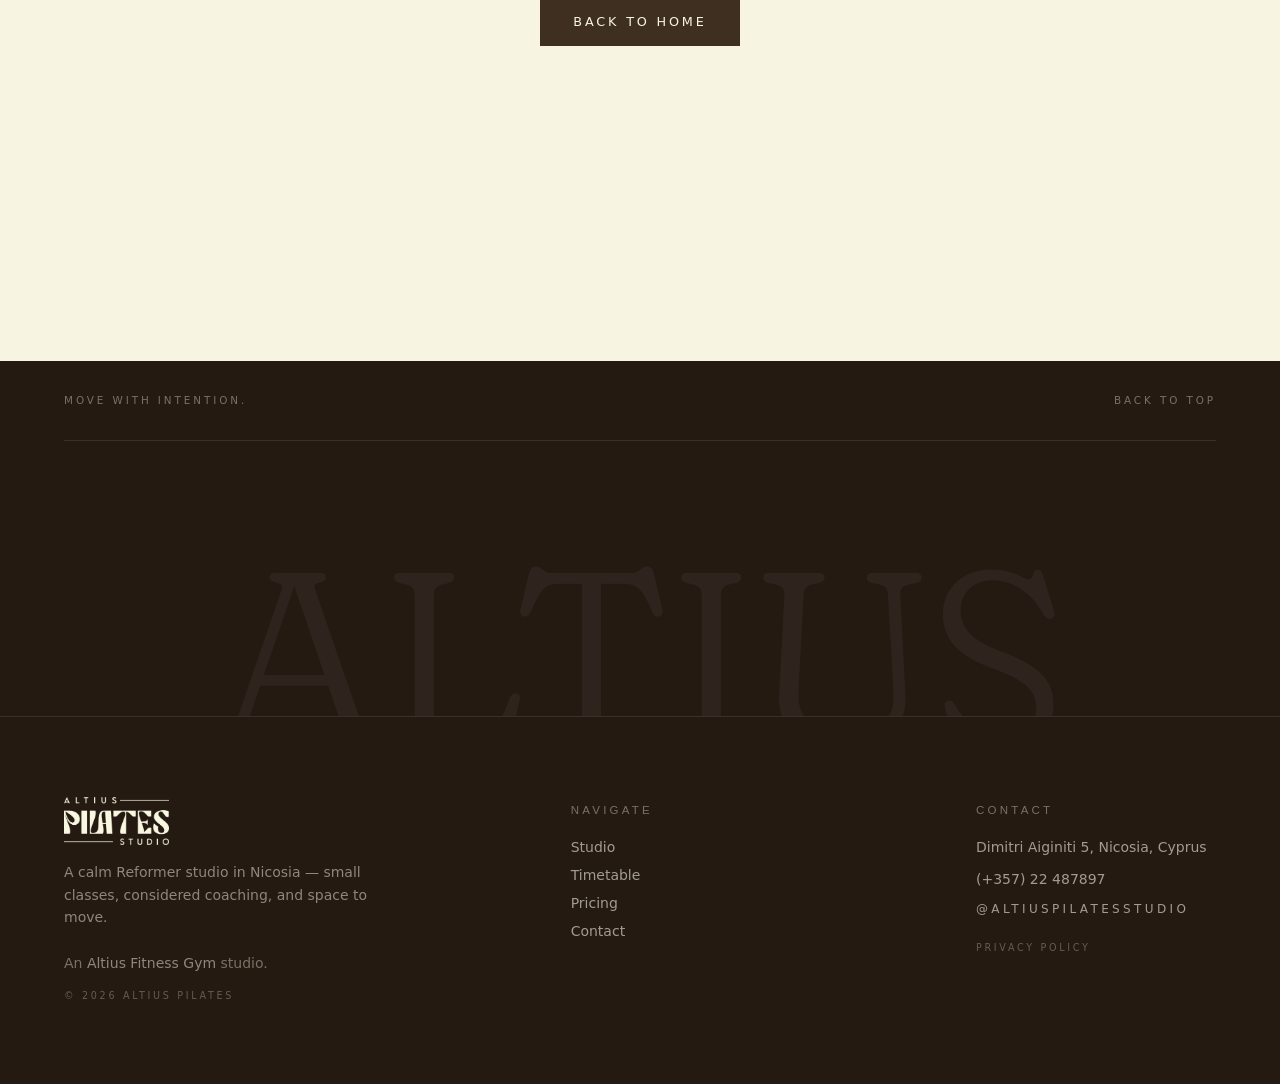
<file: contact/index.html>
<!DOCTYPE html><html lang="en"><head><title data-rh="true">Visit | Altius Pilates</title><meta data-rh="true" name="robots" content="index, follow, max-image-preview:large, max-snippet:-1"><meta data-rh="true" name="description" content="Visit Altius Pilates Reformer Studio in Nicosia, Cyprus. Find us, check opening hours, or send a message."><meta data-rh="true" property="og:url" content="https://altiuspilatesstudio.com/contact/"><meta data-rh="true" property="og:title" content="Visit | Altius Pilates"><meta data-rh="true" property="og:description" content="Find Altius Pilates in Nicosia — opening hours, directions and contact form."><meta data-rh="true" name="twitter:url" content="https://altiuspilatesstudio.com/contact/"><meta data-rh="true" name="twitter:title" content="Visit | Altius Pilates"><meta data-rh="true" name="twitter:description" content="Find Altius Pilates in Nicosia — opening hours, directions and contact form."><link data-rh="true" rel="canonical" href="https://altiuspilatesstudio.com/contact/">
    <meta charset="UTF-8">
    <meta name="viewport" content="width=device-width, initial-scale=1.0, viewport-fit=cover">

    <link rel="icon" type="image/png" sizes="32x32" href="/favicon-32.png">
    <link rel="icon" type="image/png" sizes="16x16" href="/favicon-16.png">
    <link rel="apple-touch-icon" sizes="180x180" href="/apple-touch-icon.png">
    <link rel="manifest" href="/site.webmanifest">

    <meta name="author" content="Altius Pilates Reformer Studio">
    <meta name="language" content="English">

    <meta name="geo.region" content="CY-01">
    <meta name="geo.placename" content="Nicosia">
    <meta name="geo.position" content="35.1856;33.3823">
    <meta name="ICBM" content="35.1856, 33.3823">

    <meta property="og:type" content="website">
    <meta property="og:image" content="https://altiuspilatesstudio.com/og-image.jpg">
    <meta property="og:image:type" content="image/jpeg">
    <meta property="og:image:width" content="1200">
    <meta property="og:image:height" content="630">
    <meta property="og:image:alt" content="Altius Pilates Reformer Studio in Nicosia, Cyprus">
    <meta property="og:locale" content="en_US">
    <meta property="og:site_name" content="Altius Pilates Nicosia">

    <meta name="twitter:card" content="summary_large_image">
    <meta name="twitter:image" content="https://altiuspilatesstudio.com/og-image.jpg">
    <meta name="twitter:image:alt" content="Altius Pilates Reformer Studio in Nicosia, Cyprus">

    <meta name="theme-color" content="#F7F4E2">
    <meta name="color-scheme" content="light">
    <meta name="apple-mobile-web-app-capable" content="yes">
    <meta name="mobile-web-app-capable" content="yes">
    <meta name="apple-mobile-web-app-status-bar-style" content="default">
    <meta name="apple-mobile-web-app-title" content="Altius Pilates">
    <meta name="format-detection" content="telephone=yes">

    <style>
      html,
      body {
        margin: 0;
        padding: 0;
        background-color: #F7F4E2;
        color: #3F2F20;
        min-height: 100%;
        font-family: "Jost", system-ui, -apple-system, "Segoe UI", Roboto, sans-serif;
        overflow-x: hidden;
      }
      #root {
        min-height: 100vh;
      }
    </style>
    <script type="module" crossorigin="" src="/assets/app-45aba660.js"></script>
    <link rel="modulepreload" crossorigin="" href="/assets/vendor-b3c7ea9e.js">
    <link rel="modulepreload" crossorigin="" href="/assets/react-7256d8fe.js">
    <link rel="modulepreload" crossorigin="" href="/assets/ui-e7f16bbe.js">
    <link rel="stylesheet" href="/assets/index-ba2f648a.css">
  <link rel="preload" as="image" href="/assets/Logo-64f417d1.png" crossorigin=""><link rel="preload" as="image" href="/assets/LogoCream-6e357ea6.png" crossorigin=""><link rel="preload" as="font" type="font/woff2" href="/assets/fraunces-latin-soft-normal-9fc3a858.woff2" crossorigin=""><link rel="preload" as="font" type="font/woff2" href="/assets/jost-latin-wght-normal-7726a5cd.woff2" crossorigin=""><link rel="modulepreload" crossorigin="" href="/assets/ContactPage-7b7e0b24.js"></head>
  <body>
    <div id="root" data-server-rendered="true"><script type="application/ld+json">{"@context":"https://schema.org","@graph":[{"@type":"ExerciseGym","@id":"https://altiuspilatesstudio.com/#studio","name":"Altius Pilates Reformer Studio","alternateName":"Altius Pilates","description":"Altius Pilates is a Reformer Pilates studio in Nicosia, Cyprus offering small-group classes, private sessions and beginner-friendly training.","url":"https://altiuspilatesstudio.com","telephone":"+35722487897","email":"info@altiusfitnesscyprus.com","priceRange":"$","image":["https://altiuspilatesstudio.com/Logo.png","https://altiuspilatesstudio.com/og-image.jpg"],"address":{"@type":"PostalAddress","streetAddress":"Dimitri Aiginiti 5","addressLocality":"Nicosia","addressRegion":"Nicosia District","postalCode":"1061","addressCountry":"CY"},"geo":{"@type":"GeoCoordinates","latitude":"35.1856","longitude":"33.3823"},"hasMap":"https://maps.google.com/?q=Altius+Fitness+Gym+Nicosia","openingHoursSpecification":[{"@type":"OpeningHoursSpecification","dayOfWeek":["Monday"],"opens":"15:30","closes":"20:20"},{"@type":"OpeningHoursSpecification","dayOfWeek":["Tuesday"],"opens":"06:15","closes":"11:05"},{"@type":"OpeningHoursSpecification","dayOfWeek":["Tuesday"],"opens":"15:30","closes":"20:20"},{"@type":"OpeningHoursSpecification","dayOfWeek":["Wednesday"],"opens":"15:30","closes":"20:20"},{"@type":"OpeningHoursSpecification","dayOfWeek":["Thursday"],"opens":"06:15","closes":"11:05"},{"@type":"OpeningHoursSpecification","dayOfWeek":["Thursday"],"opens":"15:30","closes":"20:20"},{"@type":"OpeningHoursSpecification","dayOfWeek":["Friday"],"opens":"14:30","closes":"19:20"},{"@type":"OpeningHoursSpecification","dayOfWeek":["Saturday"],"opens":"08:15","closes":"12:05"}],"sameAs":["https://www.instagram.com/altiuspilatesstudio/","https://www.facebook.com/altiuspilatesstudio/"],"amenityFeature":[{"@type":"LocationFeatureSpecification","name":"Reformer Pilates","value":true},{"@type":"LocationFeatureSpecification","name":"Private Sessions","value":true},{"@type":"LocationFeatureSpecification","name":"Beginner Friendly","value":true}],"areaServed":{"@type":"City","name":"Nicosia","sameAs":"https://en.wikipedia.org/wiki/Nicosia"}},{"@type":"Organization","name":"Altius Pilates","url":"https://altiuspilatesstudio.com","logo":"https://altiuspilatesstudio.com/Logo.png","sameAs":["https://www.instagram.com/altiuspilatesstudio/","https://www.facebook.com/altiuspilatesstudio/"],"contactPoint":{"@type":"ContactPoint","telephone":"+35722487897","contactType":"customer service","areaServed":"CY","availableLanguage":["English","Greek"]}},{"@type":"WebSite","name":"Altius Pilates Reformer Studio","url":"https://altiuspilatesstudio.com","publisher":{"@id":"https://altiuspilatesstudio.com/#studio"}},{"@type":"ItemList","itemListElement":[{"@type":"SiteNavigationElement","position":1,"name":"Studio","description":"The space, the method, and the Altius Pilates community","url":"https://altiuspilatesstudio.com/studio/"},{"@type":"SiteNavigationElement","position":2,"name":"Timetable","description":"Weekly Reformer Pilates class schedule at Altius Pilates Nicosia","url":"https://altiuspilatesstudio.com/timetable/"},{"@type":"SiteNavigationElement","position":3,"name":"Pricing","description":"Reformer Pilates session packages from a single class to 16-session packs","url":"https://altiuspilatesstudio.com/pricing/"},{"@type":"SiteNavigationElement","position":4,"name":"Contact","description":"Visit Altius Pilates at Dimitri Aiginiti 5, Nicosia, Cyprus","url":"https://altiuspilatesstudio.com/contact/"}]}]}</script><a href="#main" class="skip-link">Skip to content</a><div class="app"><header class="fixed top-0 left-0 right-0 z-50 transition-all duration-500 bg-transparent"><div class="mx-auto w-[92%] md:w-[90%]"><div class="flex items-center justify-between py-4 md:py-5"><div class="flex-1"></div><div class="flex items-center gap-4 md:gap-6"><span class="hidden md:block w-16 lg:w-24 h-px origin-right transition-colors duration-500 bg-cream/30"></span><a aria-label="Altius Pilates" class="flex-shrink-0" href="/"><div class="relative h-10 md:h-12"><img src="/assets/LogoCream-6e357ea6.png" alt="Altius Pilates" width="100" height="54" class="h-full w-auto absolute inset-0 transition-opacity duration-500 opacity-100"><img src="/assets/Logo-64f417d1.png" alt="" aria-hidden="true" width="100" height="54" class="h-full w-auto transition-opacity duration-500 opacity-0"></div></a><span class="hidden md:block w-16 lg:w-24 h-px origin-left transition-colors duration-500 bg-cream/30"></span></div><div class="flex-1 flex justify-end"><button type="button" class="group flex flex-col items-end gap-1.5" aria-label="Open menu" aria-expanded="false"><span class="text-[0.65rem] font-normal uppercase tracking-caps transition-colors duration-500 text-cream">Menu</span><span class="block w-8 h-px group-hover:w-12 transition-all duration-300 origin-right bg-cream/50 group-hover:bg-cream"></span></button></div></div></div></header><div class="fixed inset-0 z-[60] invisible" role="dialog" aria-modal="true" aria-label="Navigation menu"><div class="absolute inset-0 bg-mocha" style="clip-path:inset(0 0 100% 0)" aria-hidden="true"></div><div class="absolute inset-0 bg-mocha" style="clip-path:inset(0 0 100% 0)" aria-hidden="true"></div><div class="absolute inset-0 bg-mocha" style="clip-path:inset(0 0 100% 0)" aria-hidden="true"></div><div class="absolute inset-0 bg-mocha" style="clip-path:inset(0 0 100% 0)" aria-hidden="true"></div><div class="relative z-10 h-full flex flex-col justify-center items-center px-6"><button type="button" class="absolute top-6 right-[4%] text-[0.65rem] uppercase tracking-caps text-cream/80 hover:text-cream transition-colors" aria-label="Close menu">Close</button><nav class="flex flex-col items-center gap-2 md:gap-3"><a class="display-xl text-5xl sm:text-6xl md:text-7xl lg:text-8xl transition-colors duration-300 text-cream/50 hover:text-cream" style="opacity:0" href="/">Home<!-- -->.</a><a class="display-xl text-5xl sm:text-6xl md:text-7xl lg:text-8xl transition-colors duration-300 text-cream/50 hover:text-cream" style="opacity:0" href="/studio/">Studio<!-- -->.</a><a class="display-xl text-5xl sm:text-6xl md:text-7xl lg:text-8xl transition-colors duration-300 text-cream/50 hover:text-cream" style="opacity:0" href="/timetable/">Timetable<!-- -->.</a><a class="display-xl text-5xl sm:text-6xl md:text-7xl lg:text-8xl transition-colors duration-300 text-cream/50 hover:text-cream" style="opacity:0" href="/pricing/">Pricing<!-- -->.</a><a class="display-xl text-5xl sm:text-6xl md:text-7xl lg:text-8xl transition-colors duration-300 text-cream" style="opacity:0" href="/contact/">Contact<!-- -->.</a></nav><div class="absolute bottom-8 left-0 right-0 px-[4%]" style="opacity:0"><div class="flex flex-wrap items-center justify-between gap-4 text-[0.65rem] uppercase tracking-label text-cream/60"><a href="tel:+35722487897" class="hover:text-cream transition-colors">(+357) 22 487897</a><a href="https://www.instagram.com/altiuspilatesstudio/" target="_blank" rel="noopener noreferrer" class="hover:text-cream transition-colors">@altiuspilatesstudio</a></div></div></div></div><main id="main"><script type="application/ld+json">[{"@context":"https://schema.org","@type":"ContactPage","name":"Contact Altius Pilates","url":"https://altiuspilatesstudio.com/contact/","mainEntity":{"@type":"ExerciseGym","name":"Altius Pilates Reformer Studio","address":"Dimitri Aiginiti 5, Nicosia, Cyprus","telephone":"+35722487897","email":"info@altiusfitnesscyprus.com","url":"https://altiuspilatesstudio.com"}},{"@context":"https://schema.org","@type":"BreadcrumbList","itemListElement":[{"@type":"ListItem","position":1,"name":"Home","item":"https://altiuspilatesstudio.com/"},{"@type":"ListItem","position":2,"name":"Visit","item":"https://altiuspilatesstudio.com/contact/"}]}]</script><section class="relative bg-cream pt-32 md:pt-40 pb-16 md:pb-24"><div class="mx-auto w-[92%] md:w-[90%]"><div class="grid grid-cols-1 md:grid-cols-12 gap-8 items-end"><div class="md:col-span-6"><h1 class="display-xl text-espresso text-[clamp(3rem,8vw,7rem)]">Visit.</h1></div><div class="md:col-span-5 md:col-start-8 hidden md:block"><div class="aspect-[4/3] overflow-hidden"><img src="/assets/hero-reformer-c74d17d6.webp" alt="Legs raised on the Pilates reformer" loading="lazy" decoding="async" class="w-full h-full object-cover"></div></div></div></div></section><section class="bg-cream pb-20 md:pb-32"><div class="mx-auto w-[92%] md:w-[90%]"><div class="grid grid-cols-1 md:grid-cols-12 gap-12 md:gap-16"><div class="md:col-span-5 md:col-start-2"><div class="mb-10"><span class="label">Find us</span><p class="mt-4 text-espresso leading-relaxed">Dimitri Aiginiti 5, Nicosia, Cyprus</p><a href="https://maps.google.com/?q=Altius+Fitness+Gym+Nicosia" target="_blank" rel="noopener noreferrer" class="mt-2 inline-block text-xs uppercase tracking-label text-clay hover:text-espresso transition-colors">Open in Maps</a></div><div class="mb-10"><span class="label">Hours</span><ul class="mt-4 space-y-2"><li class="flex justify-between py-2 border-b border-espresso/8 text-sm"><span class="text-espresso">Monday</span><span class="text-clay">15:30 — 20:20</span></li><li class="flex justify-between py-2 border-b border-espresso/8 text-sm"><span class="text-espresso">Tuesday</span><span class="text-clay">06:15 — 11:05 &amp; 15:30 — 20:20</span></li><li class="flex justify-between py-2 border-b border-espresso/8 text-sm"><span class="text-espresso">Wednesday</span><span class="text-clay">15:30 — 20:20</span></li><li class="flex justify-between py-2 border-b border-espresso/8 text-sm"><span class="text-espresso">Thursday</span><span class="text-clay">06:15 — 11:05 &amp; 15:30 — 20:20</span></li><li class="flex justify-between py-2 border-b border-espresso/8 text-sm"><span class="text-espresso">Friday</span><span class="text-clay">14:30 — 19:20</span></li><li class="flex justify-between py-2 border-b border-espresso/8 text-sm"><span class="text-espresso">Saturday</span><span class="text-clay">08:15 — 12:05</span></li><li class="flex justify-between py-2 border-b border-espresso/8 text-sm"><span class="text-espresso">Sunday</span><span class="text-clay">Closed</span></li></ul></div><div class="space-y-3"><a href="tel:+35722487897" class="block text-espresso hover:text-mocha transition-colors">(+357) 22 487897</a><a href="mailto:info@altiusfitnesscyprus.com" class="block text-espresso hover:text-mocha transition-colors">info@altiusfitnesscyprus.com</a><a href="https://www.instagram.com/altiuspilatesstudio/" target="_blank" rel="noopener noreferrer" class="block text-xs uppercase tracking-label text-clay hover:text-espresso transition-colors">@altiuspilatesstudio</a></div></div><div class="md:col-span-4 md:col-start-8"><span class="label">Send a message</span><form class="mt-8 space-y-8" novalidate=""><div><label for="name" class="block text-xs uppercase tracking-label text-clay mb-2">Name</label><input id="name" type="text" name="name" class="no-focus-ring w-full bg-transparent border-b border-espresso/15 pb-3 text-espresso placeholder:text-clay/40 focus:border-mocha transition-colors outline-none" placeholder="Your name"></div><div><label for="email" class="block text-xs uppercase tracking-label text-clay mb-2">Email</label><input id="email" type="email" name="email" class="no-focus-ring w-full bg-transparent border-b border-espresso/15 pb-3 text-espresso placeholder:text-clay/40 focus:border-mocha transition-colors outline-none" placeholder="your@email.com"></div><div><label for="message" class="block text-xs uppercase tracking-label text-clay mb-2">Message</label><textarea id="message" rows="4" name="message" class="no-focus-ring w-full bg-transparent border-b border-espresso/15 pb-3 text-espresso placeholder:text-clay/40 focus:border-mocha transition-colors outline-none resize-none" placeholder="How can we help?"></textarea></div><button type="submit" class="btn-primary w-full disabled:opacity-50">Send message</button></form></div></div><div class="mt-16 md:mt-24"><div class="aspect-[16/7] bg-plaster overflow-hidden"><iframe src="https://www.google.com/maps/embed?pb=!1m18!1m12!1m3!1d1633.5634856989855!2d33.3772428!3d35.1230647!2m3!1f0!2f0!3f0!3m2!1i1024!2i768!4f13.1!3m3!1m2!1s0x14de19a6af7391af%3A0xf4e2d8cb416cc9a3!2sAltius%20Fitness%20Gym!5e0!3m2!1sen!2scy!4v1702829400000!5m2!1sen!2scy" width="100%" height="100%" style="border:0" allowfullscreen="" loading="lazy" referrerpolicy="no-referrer-when-downgrade" title="Altius Pilates location on Google Maps"></iframe></div></div></div></section></main><footer class="relative bg-umber text-cream overflow-hidden"><div class="mx-auto w-[92%] md:w-[90%] py-6 md:py-8 flex items-center justify-between gap-4 border-b border-cream/10"><p class="text-[0.65rem] uppercase tracking-label text-cream/40">Move with intention.</p><button type="button" class="shrink-0 text-[0.65rem] uppercase tracking-label text-cream/40 hover:text-cream transition-colors" aria-label="Back to top">Back to top</button></div><div class="overflow-hidden border-b border-cream/10"><h2 aria-hidden="true" class="display-xl text-cream/[0.05] text-[19vw] leading-[0.8] text-center select-none pointer-events-none py-6 md:py-10">ALTIUS</h2></div><div class="mx-auto w-[92%] md:w-[90%] py-14 md:py-20"><div class="grid grid-cols-1 md:grid-cols-12 gap-10 md:gap-16"><div class="md:col-span-4"><img src="/assets/LogoCream-6e357ea6.png" alt="Altius Pilates" width="100" height="54" loading="lazy" decoding="async" class="h-12 w-auto"><p class="mt-4 text-cream/50 text-sm leading-relaxed max-w-xs">A calm Reformer studio in Nicosia — small classes, considered coaching, and space to move.</p><p class="mt-6 text-sm text-cream/40">An<!-- --> <a href="https://altiusfitnessgym.com" target="_blank" rel="noopener noreferrer" class="text-cream/50 hover:text-cream transition-colors">Altius Fitness Gym</a> <!-- -->studio.</p><p class="mt-4 text-[0.6rem] tracking-label uppercase text-cream/30">© <!-- -->2026<!-- --> <!-- -->Altius Pilates</p></div><div class="md:col-span-3 md:col-start-6"><span class="label text-cream/40">Navigate</span><nav class="mt-4 space-y-2" aria-label="Footer"><a class="block text-sm text-cream/60 hover:text-cream transition-colors" href="/studio/">Studio</a><a class="block text-sm text-cream/60 hover:text-cream transition-colors" href="/timetable/">Timetable</a><a class="block text-sm text-cream/60 hover:text-cream transition-colors" href="/pricing/">Pricing</a><a class="block text-sm text-cream/60 hover:text-cream transition-colors" href="/contact/">Contact</a></nav></div><div class="md:col-span-3 md:col-start-10"><span class="label text-cream/40">Contact</span><div class="mt-4 space-y-3 text-sm text-cream/60"><a href="https://maps.google.com/?q=Altius+Fitness+Gym+Nicosia" target="_blank" rel="noopener noreferrer" class="block hover:text-cream transition-colors">Dimitri Aiginiti 5, Nicosia, Cyprus</a><a href="tel:+35722487897" class="block hover:text-cream transition-colors">(+357) 22 487897</a><a href="https://www.instagram.com/altiuspilatesstudio/" target="_blank" rel="noopener noreferrer" class="block text-xs uppercase tracking-label hover:text-cream transition-colors">@altiuspilatesstudio</a></div><a class="mt-6 block text-[0.6rem] uppercase tracking-label text-cream/30 hover:text-cream/60 transition-colors" href="/privacy/">Privacy Policy</a></div></div></div></footer></div><script>window.__staticRouterHydrationData = JSON.parse("{\"loaderData\":{\"0\":null,\"0-4\":null},\"actionData\":null,\"errors\":null}");</script></div>
<script>window.__VITE_REACT_SSG_HASH__ = 'yqmqsew7ux'</script>
    
  

</body></html>
</file>
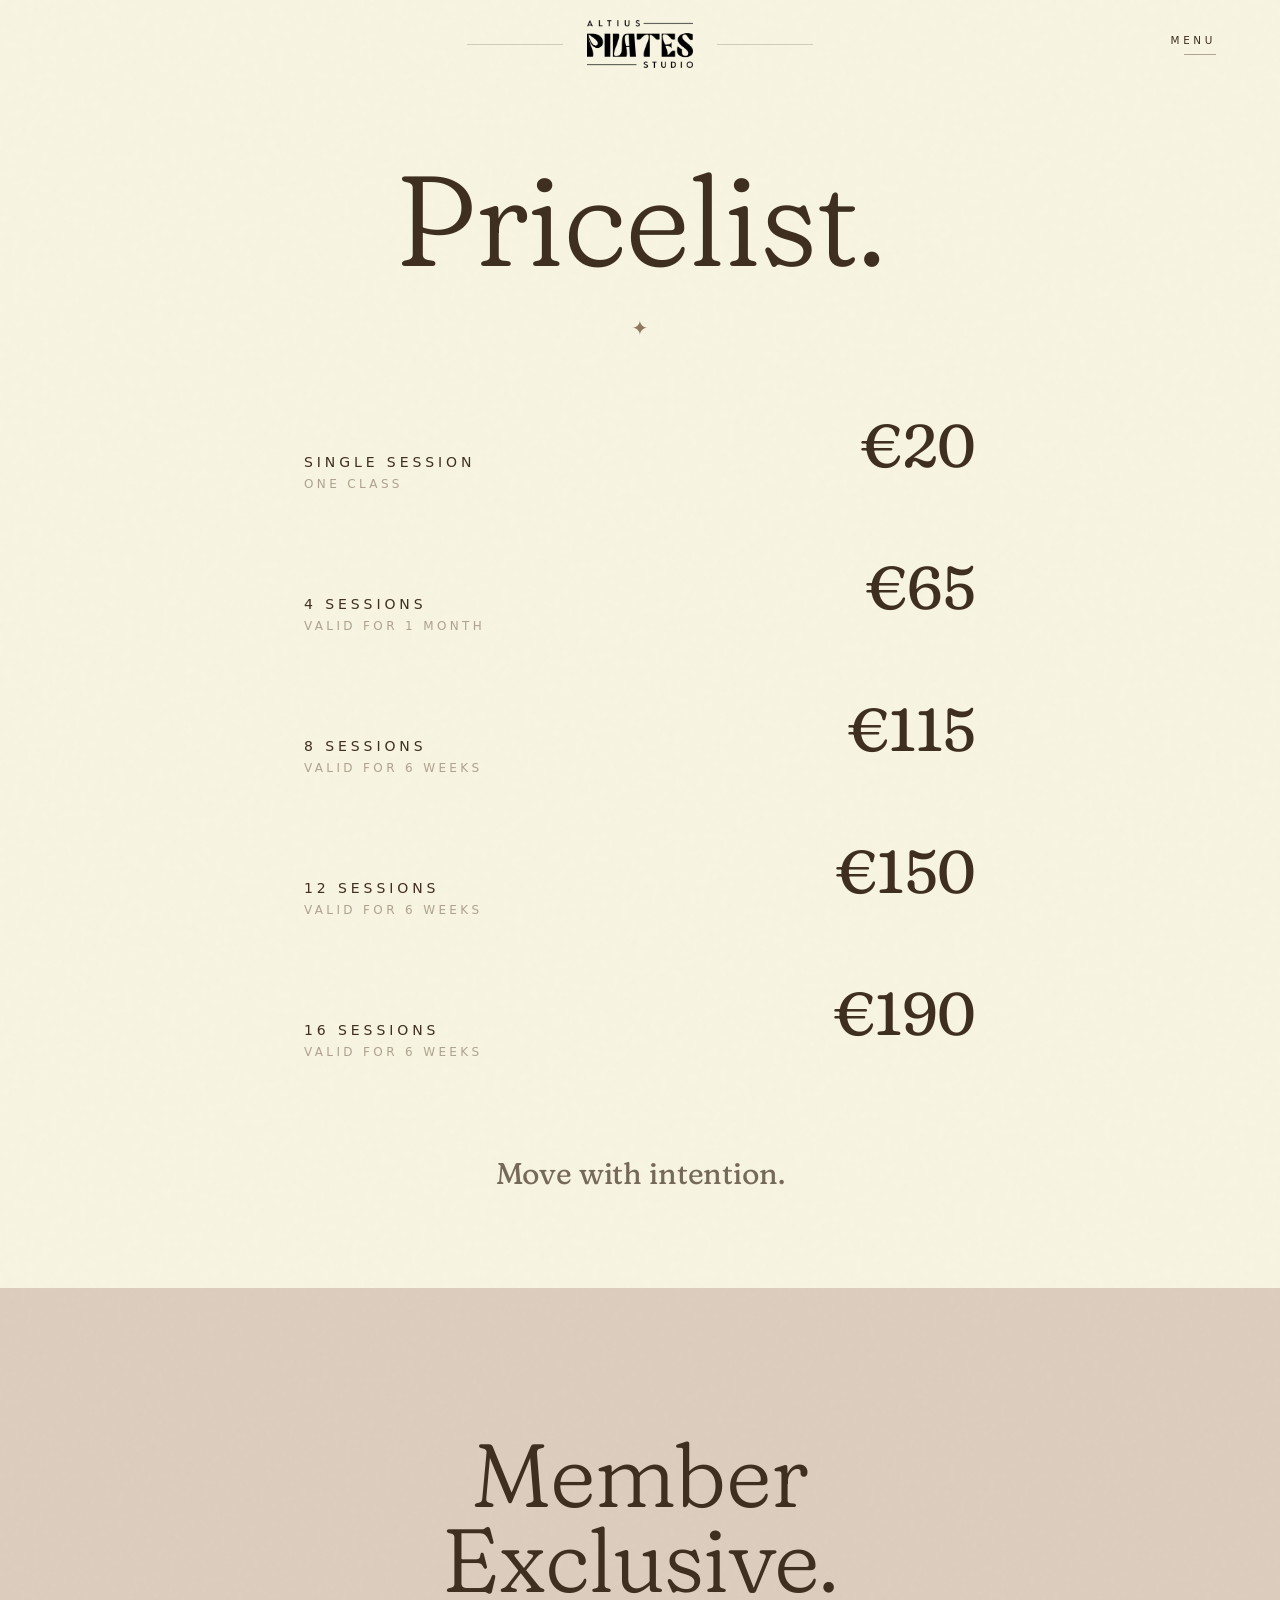
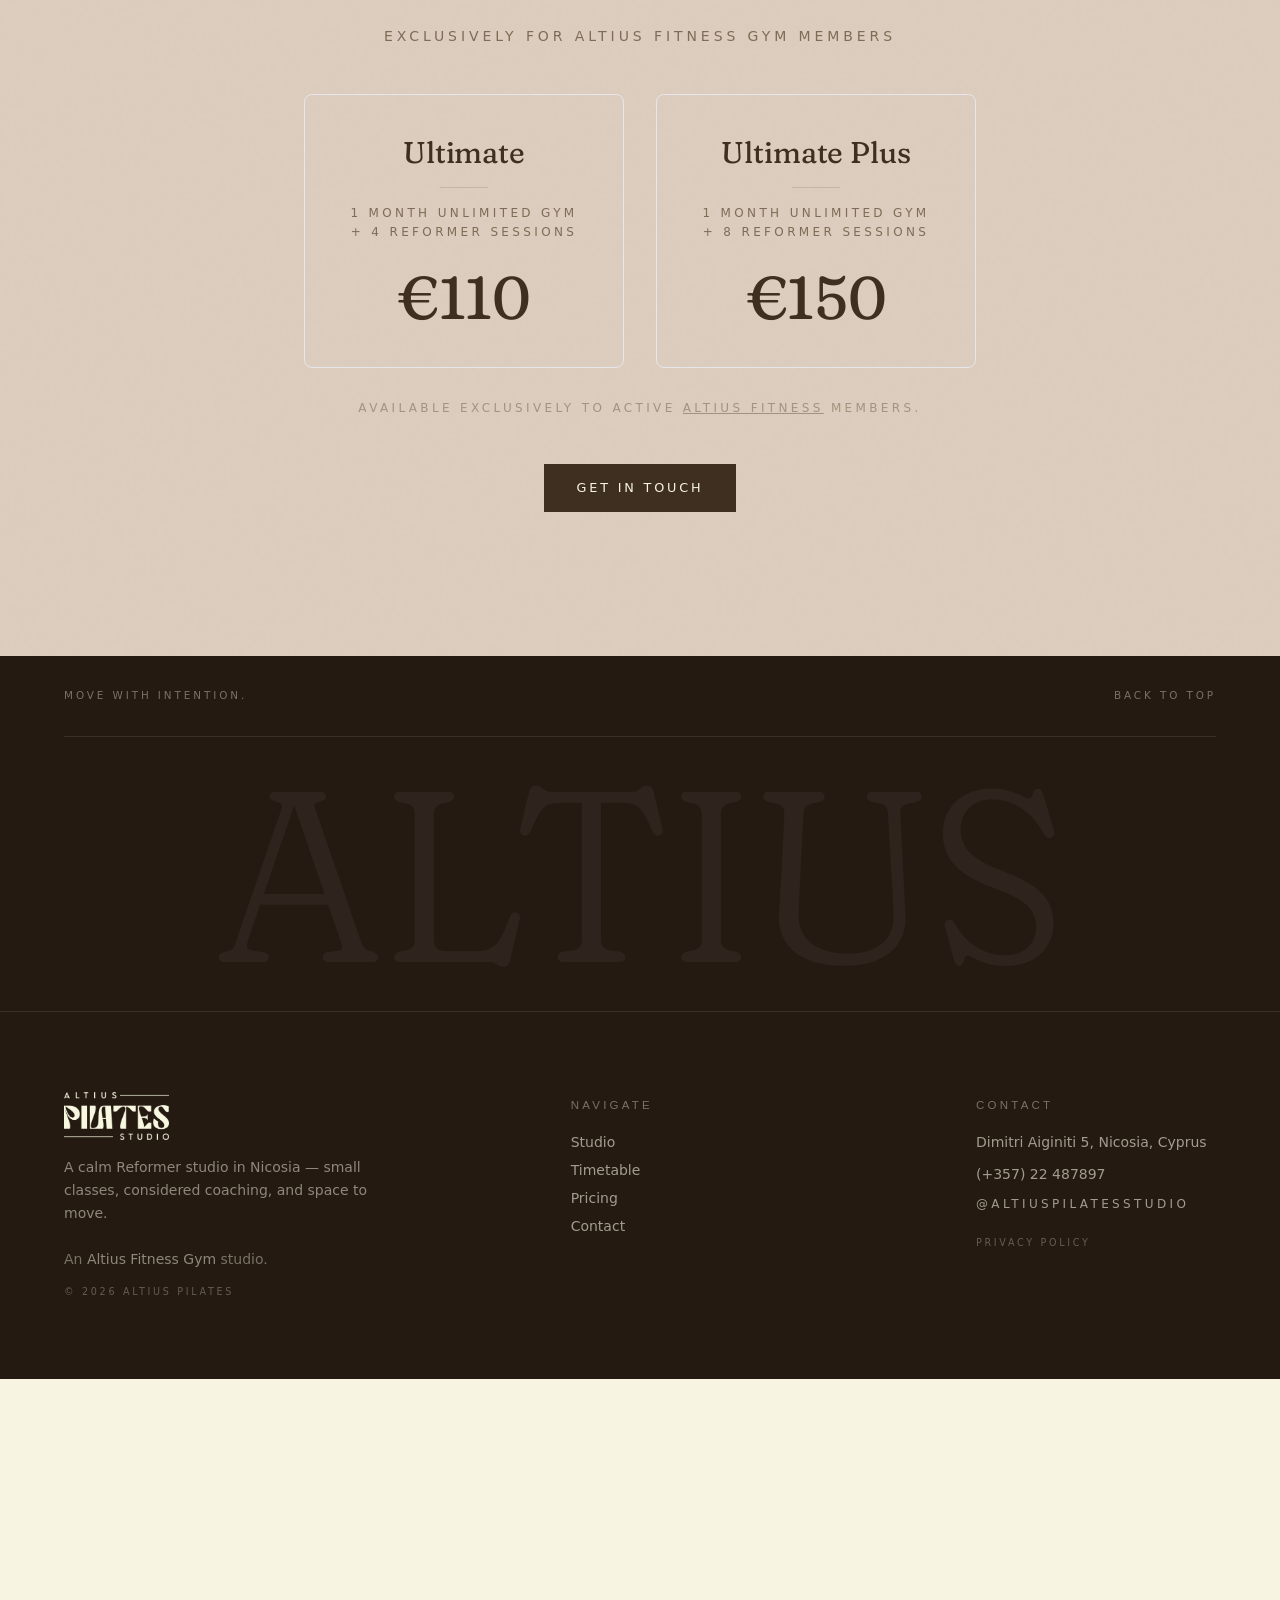
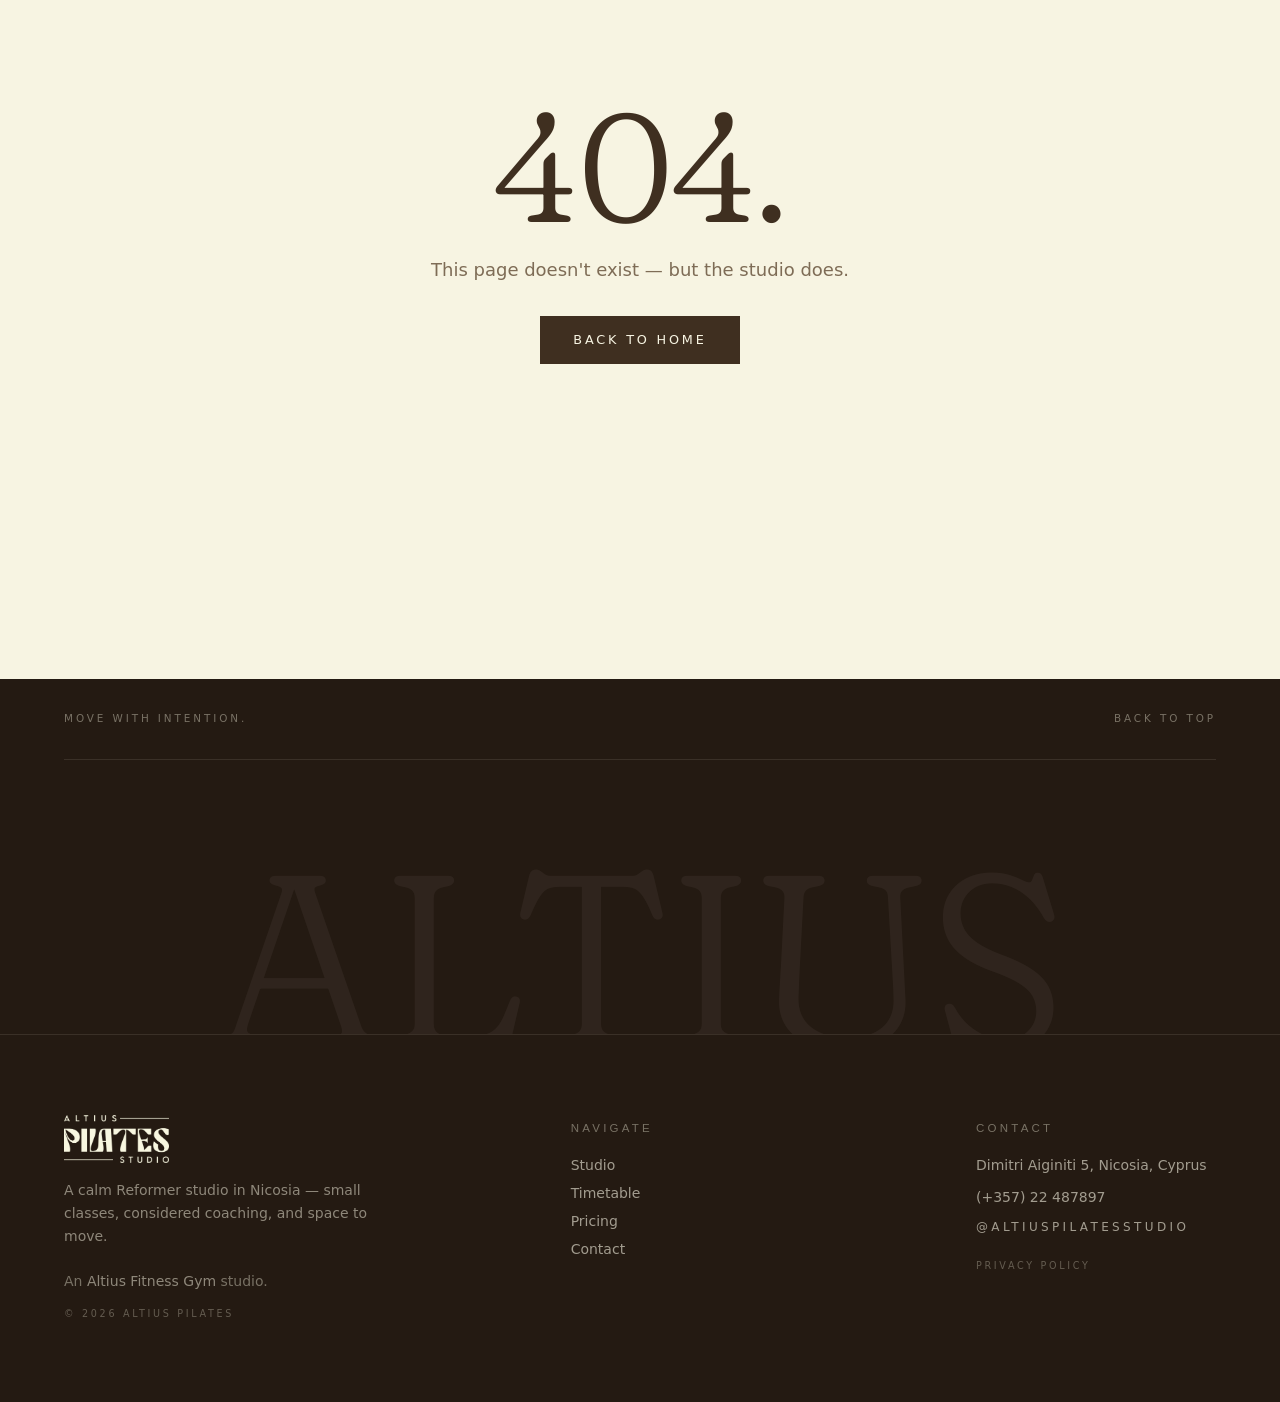
<file: pricing/index.html>
<!DOCTYPE html><html lang="en"><head><title data-rh="true">Pricing | Altius Pilates</title><meta data-rh="true" name="robots" content="index, follow, max-image-preview:large, max-snippet:-1"><meta data-rh="true" name="description" content="Reformer Pilates session packs at Altius Pilates Nicosia. Single sessions from €20, or save with multi-session packs. Member-exclusive deals available."><meta data-rh="true" property="og:url" content="https://altiuspilatesstudio.com/pricing/"><meta data-rh="true" property="og:title" content="Session Pricing | Altius Pilates"><meta data-rh="true" property="og:description" content="Reformer Pilates from €20 per session. Multi-session packs and member-exclusive deals."><meta data-rh="true" name="twitter:url" content="https://altiuspilatesstudio.com/pricing/"><meta data-rh="true" name="twitter:title" content="Session Pricing | Altius Pilates"><meta data-rh="true" name="twitter:description" content="Reformer Pilates from €20 per session. Multi-session packs and member-exclusive deals."><link data-rh="true" rel="canonical" href="https://altiuspilatesstudio.com/pricing/">
    <meta charset="UTF-8">
    <meta name="viewport" content="width=device-width, initial-scale=1.0, viewport-fit=cover">

    <link rel="icon" type="image/png" sizes="32x32" href="/favicon-32.png">
    <link rel="icon" type="image/png" sizes="16x16" href="/favicon-16.png">
    <link rel="apple-touch-icon" sizes="180x180" href="/apple-touch-icon.png">
    <link rel="manifest" href="/site.webmanifest">

    <meta name="author" content="Altius Pilates Reformer Studio">
    <meta name="language" content="English">

    <meta name="geo.region" content="CY-01">
    <meta name="geo.placename" content="Nicosia">
    <meta name="geo.position" content="35.1856;33.3823">
    <meta name="ICBM" content="35.1856, 33.3823">

    <meta property="og:type" content="website">
    <meta property="og:image" content="https://altiuspilatesstudio.com/og-image.jpg">
    <meta property="og:image:type" content="image/jpeg">
    <meta property="og:image:width" content="1200">
    <meta property="og:image:height" content="630">
    <meta property="og:image:alt" content="Altius Pilates Reformer Studio in Nicosia, Cyprus">
    <meta property="og:locale" content="en_US">
    <meta property="og:site_name" content="Altius Pilates Nicosia">

    <meta name="twitter:card" content="summary_large_image">
    <meta name="twitter:image" content="https://altiuspilatesstudio.com/og-image.jpg">
    <meta name="twitter:image:alt" content="Altius Pilates Reformer Studio in Nicosia, Cyprus">

    <meta name="theme-color" content="#F7F4E2">
    <meta name="color-scheme" content="light">
    <meta name="apple-mobile-web-app-capable" content="yes">
    <meta name="mobile-web-app-capable" content="yes">
    <meta name="apple-mobile-web-app-status-bar-style" content="default">
    <meta name="apple-mobile-web-app-title" content="Altius Pilates">
    <meta name="format-detection" content="telephone=yes">

    <style>
      html,
      body {
        margin: 0;
        padding: 0;
        background-color: #F7F4E2;
        color: #3F2F20;
        min-height: 100%;
        font-family: "Jost", system-ui, -apple-system, "Segoe UI", Roboto, sans-serif;
        overflow-x: hidden;
      }
      #root {
        min-height: 100vh;
      }
    </style>
    <script type="module" crossorigin="" src="/assets/app-45aba660.js"></script>
    <link rel="modulepreload" crossorigin="" href="/assets/vendor-b3c7ea9e.js">
    <link rel="modulepreload" crossorigin="" href="/assets/react-7256d8fe.js">
    <link rel="modulepreload" crossorigin="" href="/assets/ui-e7f16bbe.js">
    <link rel="stylesheet" href="/assets/index-ba2f648a.css">
  <link rel="preload" as="image" href="/assets/Logo-64f417d1.png" crossorigin=""><link rel="preload" as="image" href="/assets/LogoCream-6e357ea6.png" crossorigin=""><link rel="preload" as="font" type="font/woff2" href="/assets/fraunces-latin-soft-normal-9fc3a858.woff2" crossorigin=""><link rel="preload" as="font" type="font/woff2" href="/assets/jost-latin-wght-normal-7726a5cd.woff2" crossorigin=""><link rel="modulepreload" crossorigin="" href="/assets/PricingPage-3357c9c8.js"></head>
  <body>
    <div id="root" data-server-rendered="true"><script type="application/ld+json">{"@context":"https://schema.org","@graph":[{"@type":"ExerciseGym","@id":"https://altiuspilatesstudio.com/#studio","name":"Altius Pilates Reformer Studio","alternateName":"Altius Pilates","description":"Altius Pilates is a Reformer Pilates studio in Nicosia, Cyprus offering small-group classes, private sessions and beginner-friendly training.","url":"https://altiuspilatesstudio.com","telephone":"+35722487897","email":"info@altiusfitnesscyprus.com","priceRange":"$","image":["https://altiuspilatesstudio.com/Logo.png","https://altiuspilatesstudio.com/og-image.jpg"],"address":{"@type":"PostalAddress","streetAddress":"Dimitri Aiginiti 5","addressLocality":"Nicosia","addressRegion":"Nicosia District","postalCode":"1061","addressCountry":"CY"},"geo":{"@type":"GeoCoordinates","latitude":"35.1856","longitude":"33.3823"},"hasMap":"https://maps.google.com/?q=Altius+Fitness+Gym+Nicosia","openingHoursSpecification":[{"@type":"OpeningHoursSpecification","dayOfWeek":["Monday"],"opens":"15:30","closes":"20:20"},{"@type":"OpeningHoursSpecification","dayOfWeek":["Tuesday"],"opens":"06:15","closes":"11:05"},{"@type":"OpeningHoursSpecification","dayOfWeek":["Tuesday"],"opens":"15:30","closes":"20:20"},{"@type":"OpeningHoursSpecification","dayOfWeek":["Wednesday"],"opens":"15:30","closes":"20:20"},{"@type":"OpeningHoursSpecification","dayOfWeek":["Thursday"],"opens":"06:15","closes":"11:05"},{"@type":"OpeningHoursSpecification","dayOfWeek":["Thursday"],"opens":"15:30","closes":"20:20"},{"@type":"OpeningHoursSpecification","dayOfWeek":["Friday"],"opens":"14:30","closes":"19:20"},{"@type":"OpeningHoursSpecification","dayOfWeek":["Saturday"],"opens":"08:15","closes":"12:05"}],"sameAs":["https://www.instagram.com/altiuspilatesstudio/","https://www.facebook.com/altiuspilatesstudio/"],"amenityFeature":[{"@type":"LocationFeatureSpecification","name":"Reformer Pilates","value":true},{"@type":"LocationFeatureSpecification","name":"Private Sessions","value":true},{"@type":"LocationFeatureSpecification","name":"Beginner Friendly","value":true}],"areaServed":{"@type":"City","name":"Nicosia","sameAs":"https://en.wikipedia.org/wiki/Nicosia"}},{"@type":"Organization","name":"Altius Pilates","url":"https://altiuspilatesstudio.com","logo":"https://altiuspilatesstudio.com/Logo.png","sameAs":["https://www.instagram.com/altiuspilatesstudio/","https://www.facebook.com/altiuspilatesstudio/"],"contactPoint":{"@type":"ContactPoint","telephone":"+35722487897","contactType":"customer service","areaServed":"CY","availableLanguage":["English","Greek"]}},{"@type":"WebSite","name":"Altius Pilates Reformer Studio","url":"https://altiuspilatesstudio.com","publisher":{"@id":"https://altiuspilatesstudio.com/#studio"}},{"@type":"ItemList","itemListElement":[{"@type":"SiteNavigationElement","position":1,"name":"Studio","description":"The space, the method, and the Altius Pilates community","url":"https://altiuspilatesstudio.com/studio/"},{"@type":"SiteNavigationElement","position":2,"name":"Timetable","description":"Weekly Reformer Pilates class schedule at Altius Pilates Nicosia","url":"https://altiuspilatesstudio.com/timetable/"},{"@type":"SiteNavigationElement","position":3,"name":"Pricing","description":"Reformer Pilates session packages from a single class to 16-session packs","url":"https://altiuspilatesstudio.com/pricing/"},{"@type":"SiteNavigationElement","position":4,"name":"Contact","description":"Visit Altius Pilates at Dimitri Aiginiti 5, Nicosia, Cyprus","url":"https://altiuspilatesstudio.com/contact/"}]}]}</script><a href="#main" class="skip-link">Skip to content</a><div class="app"><header class="fixed top-0 left-0 right-0 z-50 transition-all duration-500 bg-transparent"><div class="mx-auto w-[92%] md:w-[90%]"><div class="flex items-center justify-between py-4 md:py-5"><div class="flex-1"></div><div class="flex items-center gap-4 md:gap-6"><span class="hidden md:block w-16 lg:w-24 h-px origin-right transition-colors duration-500 bg-cream/30"></span><a aria-label="Altius Pilates" class="flex-shrink-0" href="/"><div class="relative h-10 md:h-12"><img src="/assets/LogoCream-6e357ea6.png" alt="Altius Pilates" width="100" height="54" class="h-full w-auto absolute inset-0 transition-opacity duration-500 opacity-100"><img src="/assets/Logo-64f417d1.png" alt="" aria-hidden="true" width="100" height="54" class="h-full w-auto transition-opacity duration-500 opacity-0"></div></a><span class="hidden md:block w-16 lg:w-24 h-px origin-left transition-colors duration-500 bg-cream/30"></span></div><div class="flex-1 flex justify-end"><button type="button" class="group flex flex-col items-end gap-1.5" aria-label="Open menu" aria-expanded="false"><span class="text-[0.65rem] font-normal uppercase tracking-caps transition-colors duration-500 text-cream">Menu</span><span class="block w-8 h-px group-hover:w-12 transition-all duration-300 origin-right bg-cream/50 group-hover:bg-cream"></span></button></div></div></div></header><div class="fixed inset-0 z-[60] invisible" role="dialog" aria-modal="true" aria-label="Navigation menu"><div class="absolute inset-0 bg-mocha" style="clip-path:inset(0 0 100% 0)" aria-hidden="true"></div><div class="absolute inset-0 bg-mocha" style="clip-path:inset(0 0 100% 0)" aria-hidden="true"></div><div class="absolute inset-0 bg-mocha" style="clip-path:inset(0 0 100% 0)" aria-hidden="true"></div><div class="absolute inset-0 bg-mocha" style="clip-path:inset(0 0 100% 0)" aria-hidden="true"></div><div class="relative z-10 h-full flex flex-col justify-center items-center px-6"><button type="button" class="absolute top-6 right-[4%] text-[0.65rem] uppercase tracking-caps text-cream/80 hover:text-cream transition-colors" aria-label="Close menu">Close</button><nav class="flex flex-col items-center gap-2 md:gap-3"><a class="display-xl text-5xl sm:text-6xl md:text-7xl lg:text-8xl transition-colors duration-300 text-cream/50 hover:text-cream" style="opacity:0" href="/">Home<!-- -->.</a><a class="display-xl text-5xl sm:text-6xl md:text-7xl lg:text-8xl transition-colors duration-300 text-cream/50 hover:text-cream" style="opacity:0" href="/studio/">Studio<!-- -->.</a><a class="display-xl text-5xl sm:text-6xl md:text-7xl lg:text-8xl transition-colors duration-300 text-cream/50 hover:text-cream" style="opacity:0" href="/timetable/">Timetable<!-- -->.</a><a class="display-xl text-5xl sm:text-6xl md:text-7xl lg:text-8xl transition-colors duration-300 text-cream" style="opacity:0" href="/pricing/">Pricing<!-- -->.</a><a class="display-xl text-5xl sm:text-6xl md:text-7xl lg:text-8xl transition-colors duration-300 text-cream/50 hover:text-cream" style="opacity:0" href="/contact/">Contact<!-- -->.</a></nav><div class="absolute bottom-8 left-0 right-0 px-[4%]" style="opacity:0"><div class="flex flex-wrap items-center justify-between gap-4 text-[0.65rem] uppercase tracking-label text-cream/60"><a href="tel:+35722487897" class="hover:text-cream transition-colors">(+357) 22 487897</a><a href="https://www.instagram.com/altiuspilatesstudio/" target="_blank" rel="noopener noreferrer" class="hover:text-cream transition-colors">@altiuspilatesstudio</a></div></div></div></div><main id="main"><script type="application/ld+json">[{"@context":"https://schema.org","@type":"Product","name":"Reformer Pilates Sessions","description":"Reformer Pilates session packs at Altius Pilates","offers":{"@type":"AggregateOffer","priceCurrency":"EUR","lowPrice":"20","highPrice":"190","offerCount":"7"}},{"@context":"https://schema.org","@type":"BreadcrumbList","itemListElement":[{"@type":"ListItem","position":1,"name":"Home","item":"https://altiuspilatesstudio.com/"},{"@type":"ListItem","position":2,"name":"Pricing","item":"https://altiuspilatesstudio.com/pricing/"}]}]</script><section class="relative bg-cream grain pt-32 md:pt-40 pb-16 md:pb-24 overflow-hidden"><div class="relative z-10 mx-auto w-[92%] md:w-[90%]"><div class="max-w-2xl mx-auto"><h1 class="display-xl text-espresso text-center text-[clamp(3.5rem,10vw,9rem)]">Pricelist.</h1><div class="text-center mt-8"><span class="text-mocha text-xl select-none" aria-hidden="true">✦</span></div><ul class="mt-10"><li><span class="block w-full h-px bg-espresso/12"></span><div class="flex items-baseline justify-between py-6 md:py-8"><div><p class="text-sm uppercase tracking-label text-espresso">Single Session</p><p class="text-xs uppercase tracking-label text-clay/60 mt-1">One class</p></div><span class="display text-espresso text-4xl sm:text-5xl md:text-6xl" aria-label="20 euros">€<!-- -->20</span></div></li><li><span class="block w-full h-px bg-espresso/12"></span><div class="flex items-baseline justify-between py-6 md:py-8"><div><p class="text-sm uppercase tracking-label text-espresso">4 Sessions</p><p class="text-xs uppercase tracking-label text-clay/60 mt-1">Valid for 1 month</p></div><span class="display text-espresso text-4xl sm:text-5xl md:text-6xl" aria-label="65 euros">€<!-- -->65</span></div></li><li><span class="block w-full h-px bg-espresso/12"></span><div class="flex items-baseline justify-between py-6 md:py-8"><div><p class="text-sm uppercase tracking-label text-espresso">8 Sessions</p><p class="text-xs uppercase tracking-label text-clay/60 mt-1">Valid for 6 weeks</p></div><span class="display text-espresso text-4xl sm:text-5xl md:text-6xl" aria-label="115 euros">€<!-- -->115</span></div></li><li><span class="block w-full h-px bg-espresso/12"></span><div class="flex items-baseline justify-between py-6 md:py-8"><div><p class="text-sm uppercase tracking-label text-espresso">12 Sessions</p><p class="text-xs uppercase tracking-label text-clay/60 mt-1">Valid for 6 weeks</p></div><span class="display text-espresso text-4xl sm:text-5xl md:text-6xl" aria-label="150 euros">€<!-- -->150</span></div></li><li><span class="block w-full h-px bg-espresso/12"></span><div class="flex items-baseline justify-between py-6 md:py-8"><div><p class="text-sm uppercase tracking-label text-espresso">16 Sessions</p><p class="text-xs uppercase tracking-label text-clay/60 mt-1">Valid for 6 weeks</p></div><span class="display text-espresso text-4xl sm:text-5xl md:text-6xl" aria-label="190 euros">€<!-- -->190</span></div></li></ul><p class="mt-16 text-center display text-espresso/70 text-2xl md:text-3xl">Move with intention.</p></div></div></section><section class="relative bg-plaster grain py-24 md:py-36 overflow-hidden"><div class="relative z-10 mx-auto w-[92%] md:w-[90%]"><div class="max-w-2xl mx-auto"><h2 class="display-xl text-espresso text-center text-[clamp(2.5rem,7vw,6rem)]">Member Exclusive.</h2><p class="mt-6 text-center text-sm uppercase tracking-label text-clay">Exclusively for Altius Fitness Gym members</p><div class="mt-12 grid grid-cols-1 sm:grid-cols-2 gap-6 md:gap-8"><div class="border border-espresso/12 rounded-lg p-8 md:p-10 text-center"><h3 class="display text-espresso text-2xl md:text-3xl">Ultimate</h3><p class="rule my-4 mx-auto w-12"></p><p class="text-xs uppercase tracking-label text-clay leading-relaxed">1 Month Unlimited Gym + 4 Reformer Sessions</p><p class="display text-espresso text-5xl md:text-6xl mt-6" aria-label="110 euros">€<!-- -->110</p></div><div class="border border-espresso/12 rounded-lg p-8 md:p-10 text-center"><h3 class="display text-espresso text-2xl md:text-3xl">Ultimate Plus</h3><p class="rule my-4 mx-auto w-12"></p><p class="text-xs uppercase tracking-label text-clay leading-relaxed">1 Month Unlimited Gym + 8 Reformer Sessions</p><p class="display text-espresso text-5xl md:text-6xl mt-6" aria-label="150 euros">€<!-- -->150</p></div></div><p class="mt-8 text-center text-xs uppercase tracking-label text-clay/60">Available exclusively to active<!-- --> <a href="https://altiusfitnessgym.com" target="_blank" rel="noopener noreferrer" class="underline hover:text-espresso transition-colors">Altius Fitness</a> <!-- -->members.</p><div class="mt-12 text-center"><a class="btn-primary" href="/contact/">Get in touch</a></div></div></div></section></main><footer class="relative bg-umber text-cream overflow-hidden"><div class="mx-auto w-[92%] md:w-[90%] py-6 md:py-8 flex items-center justify-between gap-4 border-b border-cream/10"><p class="text-[0.65rem] uppercase tracking-label text-cream/40">Move with intention.</p><button type="button" class="shrink-0 text-[0.65rem] uppercase tracking-label text-cream/40 hover:text-cream transition-colors" aria-label="Back to top">Back to top</button></div><div class="overflow-hidden border-b border-cream/10"><h2 aria-hidden="true" class="display-xl text-cream/[0.05] text-[19vw] leading-[0.8] text-center select-none pointer-events-none py-6 md:py-10">ALTIUS</h2></div><div class="mx-auto w-[92%] md:w-[90%] py-14 md:py-20"><div class="grid grid-cols-1 md:grid-cols-12 gap-10 md:gap-16"><div class="md:col-span-4"><img src="/assets/LogoCream-6e357ea6.png" alt="Altius Pilates" width="100" height="54" loading="lazy" decoding="async" class="h-12 w-auto"><p class="mt-4 text-cream/50 text-sm leading-relaxed max-w-xs">A calm Reformer studio in Nicosia — small classes, considered coaching, and space to move.</p><p class="mt-6 text-sm text-cream/40">An<!-- --> <a href="https://altiusfitnessgym.com" target="_blank" rel="noopener noreferrer" class="text-cream/50 hover:text-cream transition-colors">Altius Fitness Gym</a> <!-- -->studio.</p><p class="mt-4 text-[0.6rem] tracking-label uppercase text-cream/30">© <!-- -->2026<!-- --> <!-- -->Altius Pilates</p></div><div class="md:col-span-3 md:col-start-6"><span class="label text-cream/40">Navigate</span><nav class="mt-4 space-y-2" aria-label="Footer"><a class="block text-sm text-cream/60 hover:text-cream transition-colors" href="/studio/">Studio</a><a class="block text-sm text-cream/60 hover:text-cream transition-colors" href="/timetable/">Timetable</a><a class="block text-sm text-cream/60 hover:text-cream transition-colors" href="/pricing/">Pricing</a><a class="block text-sm text-cream/60 hover:text-cream transition-colors" href="/contact/">Contact</a></nav></div><div class="md:col-span-3 md:col-start-10"><span class="label text-cream/40">Contact</span><div class="mt-4 space-y-3 text-sm text-cream/60"><a href="https://maps.google.com/?q=Altius+Fitness+Gym+Nicosia" target="_blank" rel="noopener noreferrer" class="block hover:text-cream transition-colors">Dimitri Aiginiti 5, Nicosia, Cyprus</a><a href="tel:+35722487897" class="block hover:text-cream transition-colors">(+357) 22 487897</a><a href="https://www.instagram.com/altiuspilatesstudio/" target="_blank" rel="noopener noreferrer" class="block text-xs uppercase tracking-label hover:text-cream transition-colors">@altiuspilatesstudio</a></div><a class="mt-6 block text-[0.6rem] uppercase tracking-label text-cream/30 hover:text-cream/60 transition-colors" href="/privacy/">Privacy Policy</a></div></div></div></footer></div><script>window.__staticRouterHydrationData = JSON.parse("{\"loaderData\":{\"0\":null,\"0-3\":null},\"actionData\":null,\"errors\":null}");</script></div>
<script>window.__VITE_REACT_SSG_HASH__ = 'yqmqsew7ux'</script>
    
  

</body></html>
</file>
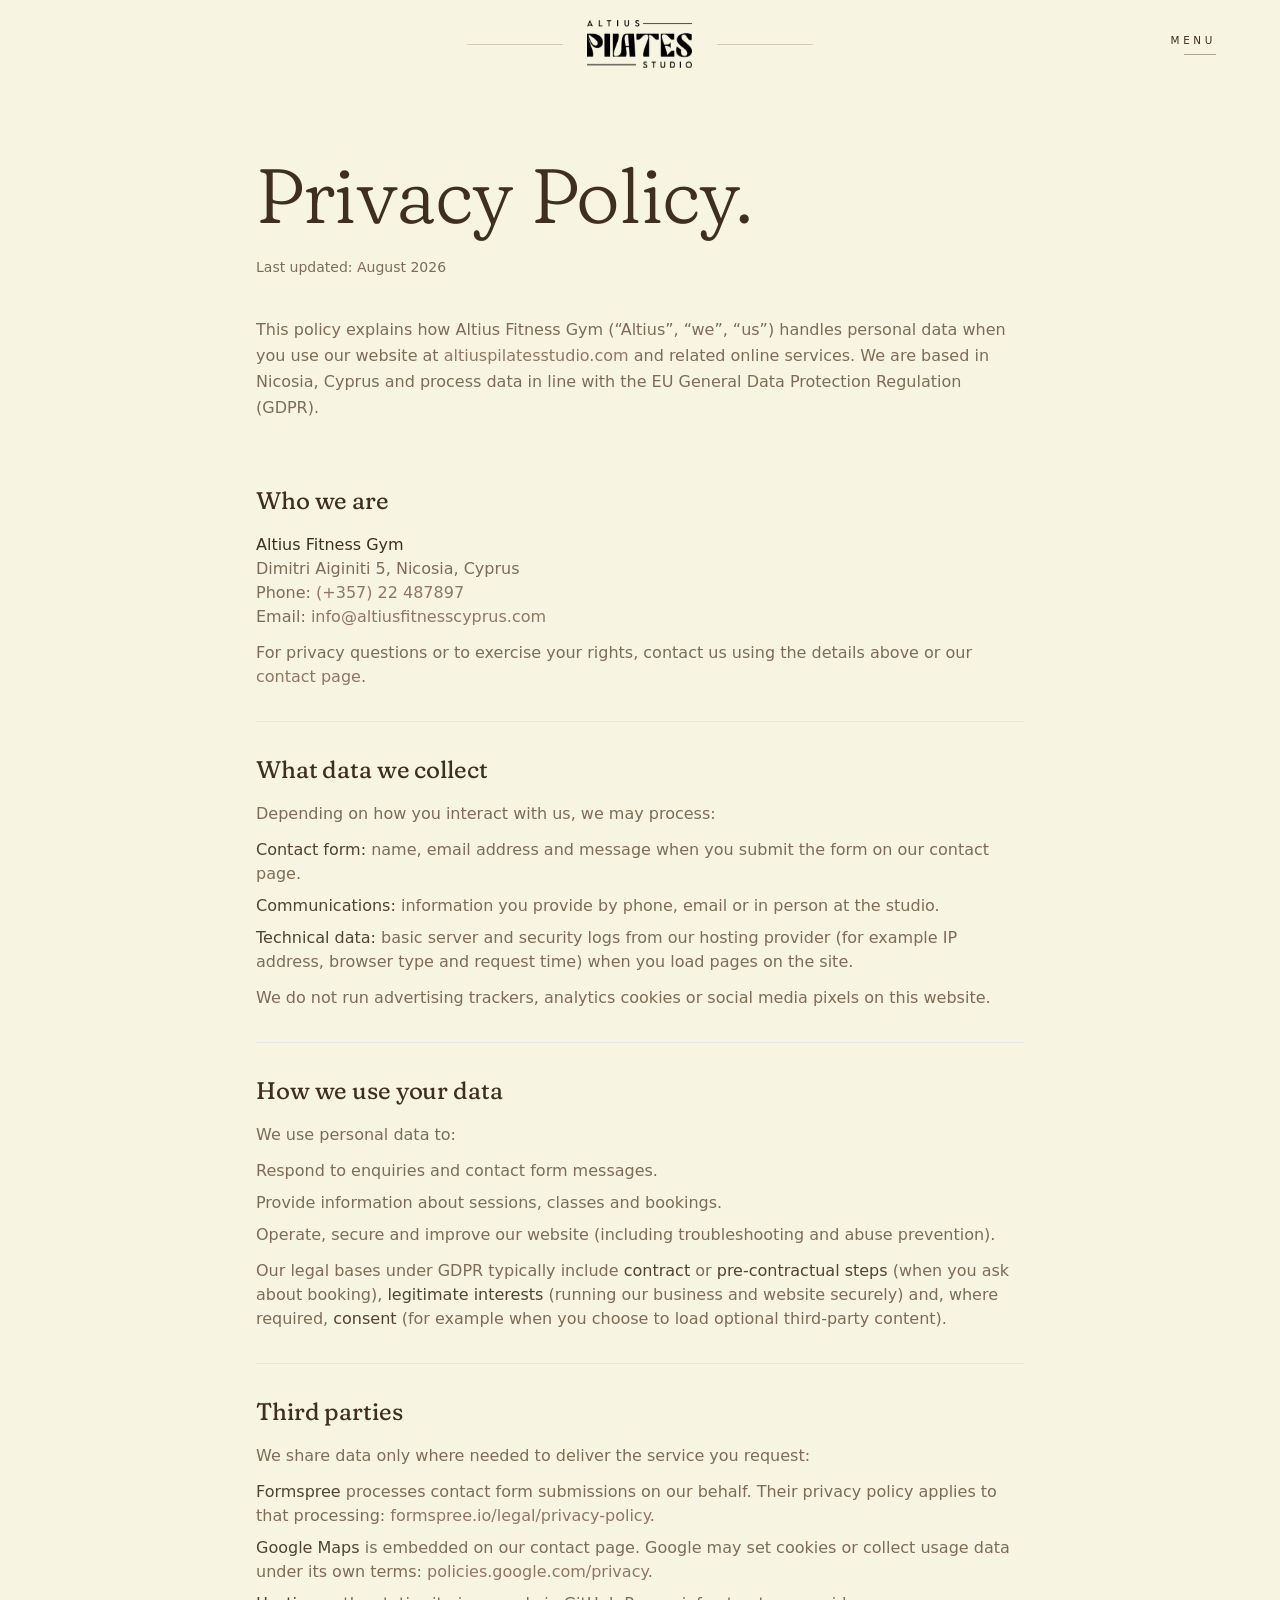
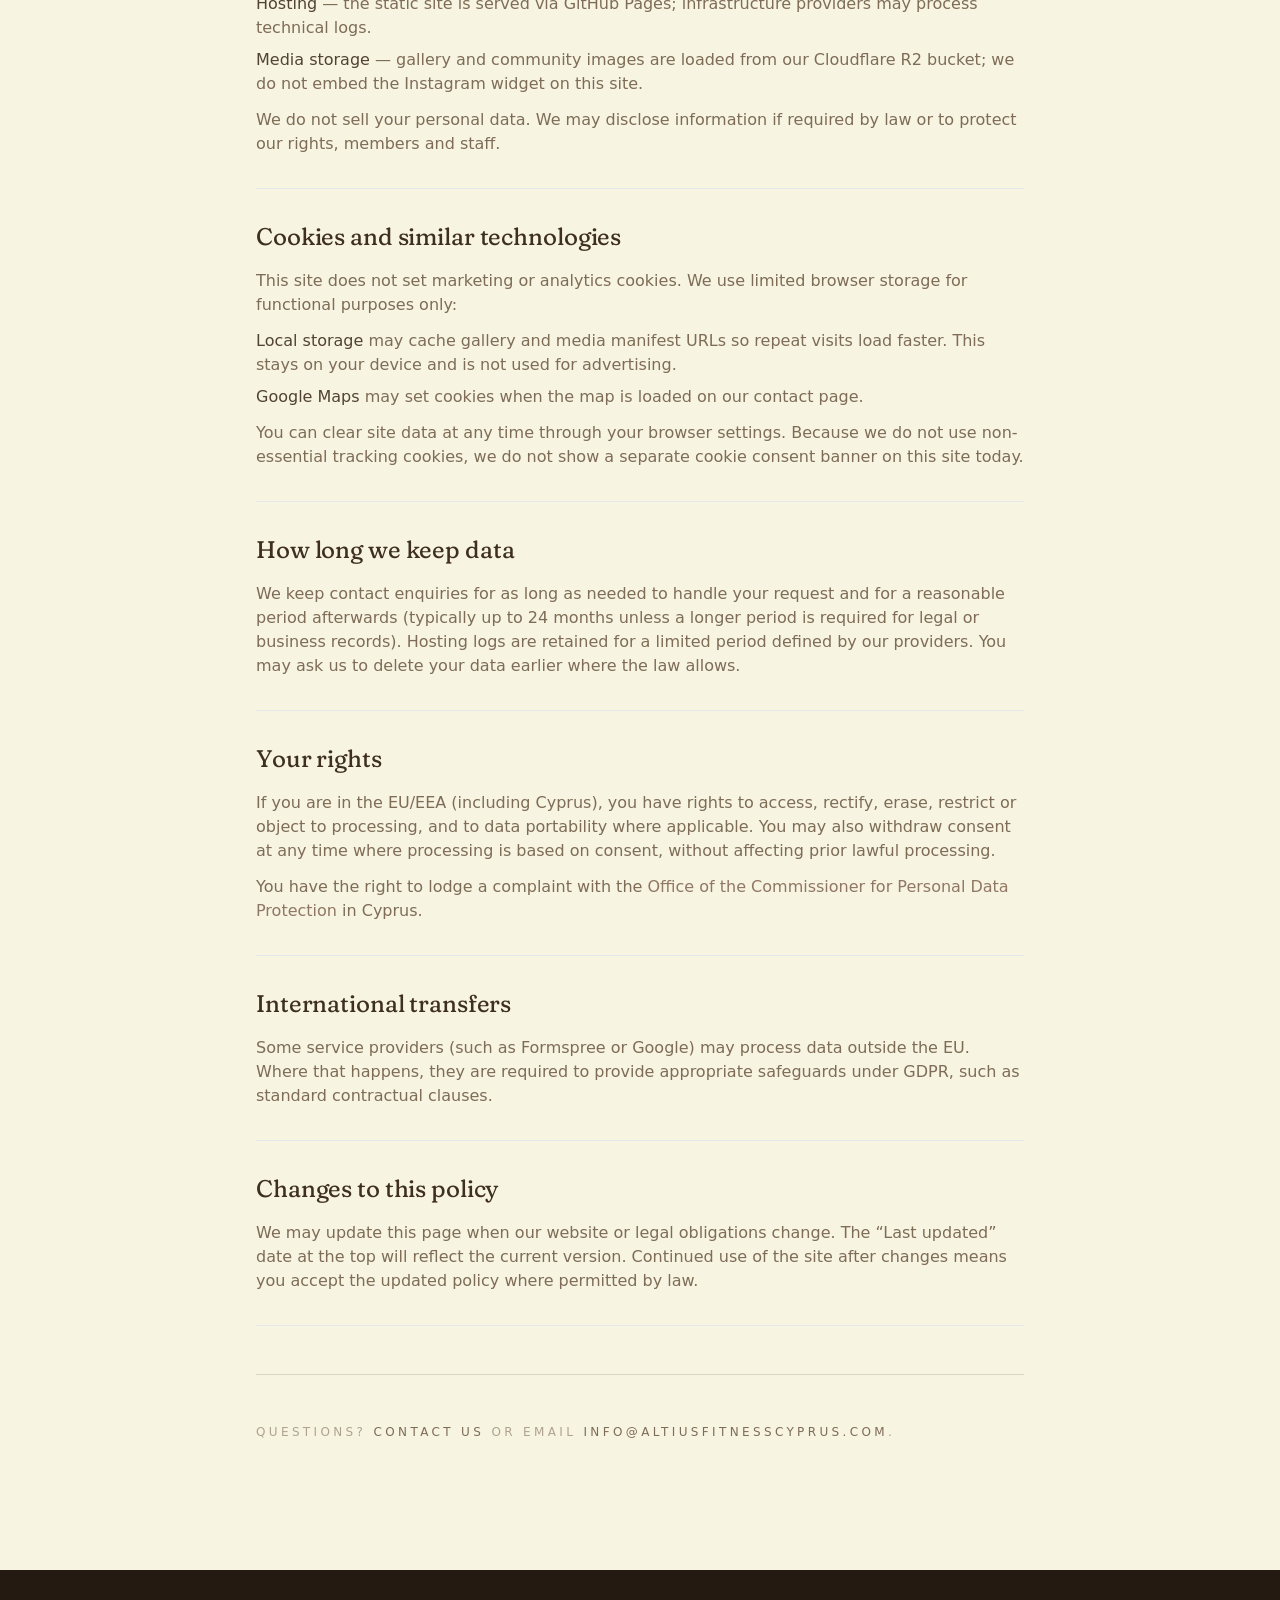
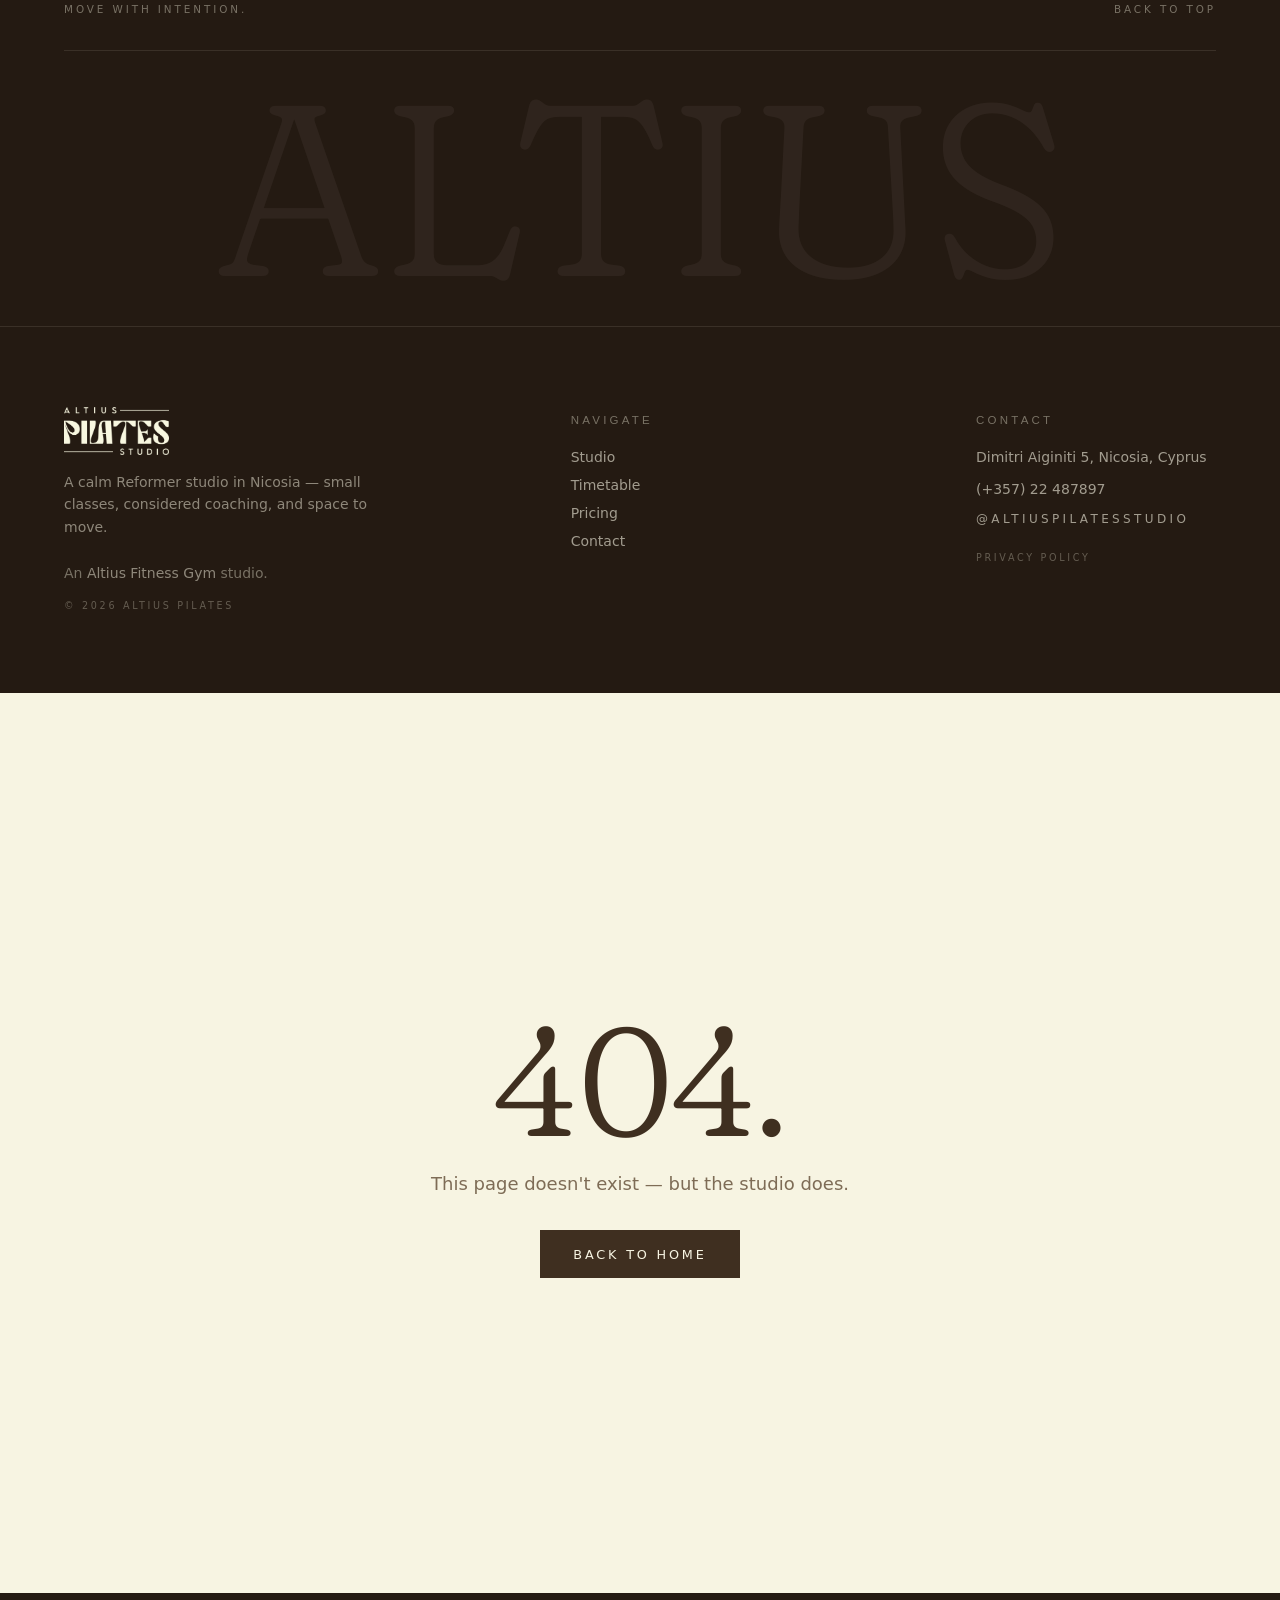
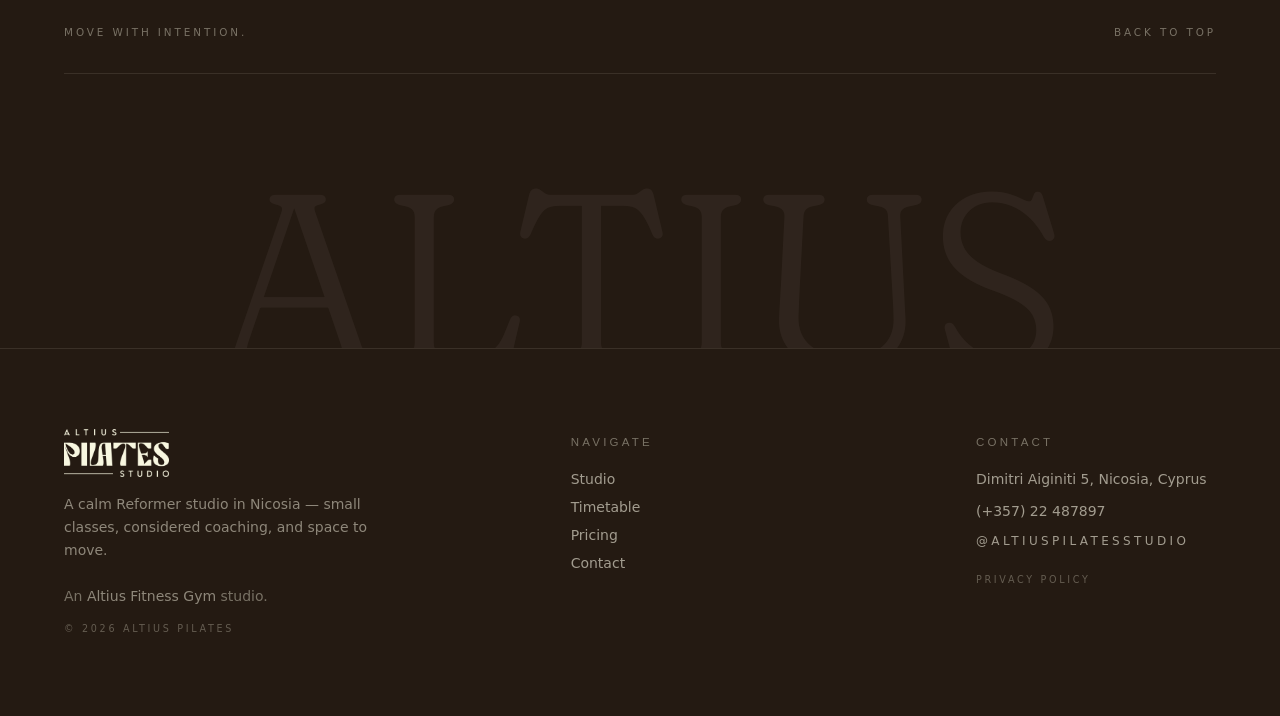
<file: privacy/index.html>
<!DOCTYPE html><html lang="en"><head><title data-rh="true">Privacy Policy | Altius Pilates</title><meta data-rh="true" name="robots" content="index, follow, max-image-preview:large, max-snippet:-1"><meta data-rh="true" property="og:description" content="Reformer Pilates in Nicosia, Cyprus. Small classes, private sessions, and a calm studio built to help you move with intention."><meta data-rh="true" name="twitter:description" content="Reformer Pilates in Nicosia, Cyprus. Small classes, private sessions, and a calm studio built to help you move with intention."><meta data-rh="true" name="description" content="Privacy policy for Altius Pilates. How we collect, use and protect your personal data."><meta data-rh="true" property="og:url" content="https://altiuspilatesstudio.com/privacy/"><meta data-rh="true" property="og:title" content="Privacy Policy | Altius Pilates"><meta data-rh="true" name="twitter:url" content="https://altiuspilatesstudio.com/privacy/"><meta data-rh="true" name="twitter:title" content="Privacy Policy | Altius Pilates"><link data-rh="true" rel="canonical" href="https://altiuspilatesstudio.com/privacy/">
    <meta charset="UTF-8">
    <meta name="viewport" content="width=device-width, initial-scale=1.0, viewport-fit=cover">

    <link rel="icon" type="image/png" sizes="32x32" href="/favicon-32.png">
    <link rel="icon" type="image/png" sizes="16x16" href="/favicon-16.png">
    <link rel="apple-touch-icon" sizes="180x180" href="/apple-touch-icon.png">
    <link rel="manifest" href="/site.webmanifest">

    <meta name="author" content="Altius Pilates Reformer Studio">
    <meta name="language" content="English">

    <meta name="geo.region" content="CY-01">
    <meta name="geo.placename" content="Nicosia">
    <meta name="geo.position" content="35.1856;33.3823">
    <meta name="ICBM" content="35.1856, 33.3823">

    <meta property="og:type" content="website">
    <meta property="og:image" content="https://altiuspilatesstudio.com/og-image.jpg">
    <meta property="og:image:type" content="image/jpeg">
    <meta property="og:image:width" content="1200">
    <meta property="og:image:height" content="630">
    <meta property="og:image:alt" content="Altius Pilates Reformer Studio in Nicosia, Cyprus">
    <meta property="og:locale" content="en_US">
    <meta property="og:site_name" content="Altius Pilates Nicosia">

    <meta name="twitter:card" content="summary_large_image">
    <meta name="twitter:image" content="https://altiuspilatesstudio.com/og-image.jpg">
    <meta name="twitter:image:alt" content="Altius Pilates Reformer Studio in Nicosia, Cyprus">

    <meta name="theme-color" content="#F7F4E2">
    <meta name="color-scheme" content="light">
    <meta name="apple-mobile-web-app-capable" content="yes">
    <meta name="mobile-web-app-capable" content="yes">
    <meta name="apple-mobile-web-app-status-bar-style" content="default">
    <meta name="apple-mobile-web-app-title" content="Altius Pilates">
    <meta name="format-detection" content="telephone=yes">

    <style>
      html,
      body {
        margin: 0;
        padding: 0;
        background-color: #F7F4E2;
        color: #3F2F20;
        min-height: 100%;
        font-family: "Jost", system-ui, -apple-system, "Segoe UI", Roboto, sans-serif;
        overflow-x: hidden;
      }
      #root {
        min-height: 100vh;
      }
    </style>
    <script type="module" crossorigin="" src="/assets/app-45aba660.js"></script>
    <link rel="modulepreload" crossorigin="" href="/assets/vendor-b3c7ea9e.js">
    <link rel="modulepreload" crossorigin="" href="/assets/react-7256d8fe.js">
    <link rel="modulepreload" crossorigin="" href="/assets/ui-e7f16bbe.js">
    <link rel="stylesheet" href="/assets/index-ba2f648a.css">
  <link rel="preload" as="image" href="/assets/Logo-64f417d1.png" crossorigin=""><link rel="preload" as="image" href="/assets/LogoCream-6e357ea6.png" crossorigin=""><link rel="preload" as="font" type="font/woff2" href="/assets/fraunces-latin-soft-normal-9fc3a858.woff2" crossorigin=""><link rel="preload" as="font" type="font/woff2" href="/assets/jost-latin-wght-normal-7726a5cd.woff2" crossorigin=""><link rel="modulepreload" crossorigin="" href="/assets/PrivacyPage-4814c16c.js"></head>
  <body>
    <div id="root" data-server-rendered="true"><script type="application/ld+json">{"@context":"https://schema.org","@graph":[{"@type":"ExerciseGym","@id":"https://altiuspilatesstudio.com/#studio","name":"Altius Pilates Reformer Studio","alternateName":"Altius Pilates","description":"Altius Pilates is a Reformer Pilates studio in Nicosia, Cyprus offering small-group classes, private sessions and beginner-friendly training.","url":"https://altiuspilatesstudio.com","telephone":"+35722487897","email":"info@altiusfitnesscyprus.com","priceRange":"$","image":["https://altiuspilatesstudio.com/Logo.png","https://altiuspilatesstudio.com/og-image.jpg"],"address":{"@type":"PostalAddress","streetAddress":"Dimitri Aiginiti 5","addressLocality":"Nicosia","addressRegion":"Nicosia District","postalCode":"1061","addressCountry":"CY"},"geo":{"@type":"GeoCoordinates","latitude":"35.1856","longitude":"33.3823"},"hasMap":"https://maps.google.com/?q=Altius+Fitness+Gym+Nicosia","openingHoursSpecification":[{"@type":"OpeningHoursSpecification","dayOfWeek":["Monday"],"opens":"15:30","closes":"20:20"},{"@type":"OpeningHoursSpecification","dayOfWeek":["Tuesday"],"opens":"06:15","closes":"11:05"},{"@type":"OpeningHoursSpecification","dayOfWeek":["Tuesday"],"opens":"15:30","closes":"20:20"},{"@type":"OpeningHoursSpecification","dayOfWeek":["Wednesday"],"opens":"15:30","closes":"20:20"},{"@type":"OpeningHoursSpecification","dayOfWeek":["Thursday"],"opens":"06:15","closes":"11:05"},{"@type":"OpeningHoursSpecification","dayOfWeek":["Thursday"],"opens":"15:30","closes":"20:20"},{"@type":"OpeningHoursSpecification","dayOfWeek":["Friday"],"opens":"14:30","closes":"19:20"},{"@type":"OpeningHoursSpecification","dayOfWeek":["Saturday"],"opens":"08:15","closes":"12:05"}],"sameAs":["https://www.instagram.com/altiuspilatesstudio/","https://www.facebook.com/altiuspilatesstudio/"],"amenityFeature":[{"@type":"LocationFeatureSpecification","name":"Reformer Pilates","value":true},{"@type":"LocationFeatureSpecification","name":"Private Sessions","value":true},{"@type":"LocationFeatureSpecification","name":"Beginner Friendly","value":true}],"areaServed":{"@type":"City","name":"Nicosia","sameAs":"https://en.wikipedia.org/wiki/Nicosia"}},{"@type":"Organization","name":"Altius Pilates","url":"https://altiuspilatesstudio.com","logo":"https://altiuspilatesstudio.com/Logo.png","sameAs":["https://www.instagram.com/altiuspilatesstudio/","https://www.facebook.com/altiuspilatesstudio/"],"contactPoint":{"@type":"ContactPoint","telephone":"+35722487897","contactType":"customer service","areaServed":"CY","availableLanguage":["English","Greek"]}},{"@type":"WebSite","name":"Altius Pilates Reformer Studio","url":"https://altiuspilatesstudio.com","publisher":{"@id":"https://altiuspilatesstudio.com/#studio"}},{"@type":"ItemList","itemListElement":[{"@type":"SiteNavigationElement","position":1,"name":"Studio","description":"The space, the method, and the Altius Pilates community","url":"https://altiuspilatesstudio.com/studio/"},{"@type":"SiteNavigationElement","position":2,"name":"Timetable","description":"Weekly Reformer Pilates class schedule at Altius Pilates Nicosia","url":"https://altiuspilatesstudio.com/timetable/"},{"@type":"SiteNavigationElement","position":3,"name":"Pricing","description":"Reformer Pilates session packages from a single class to 16-session packs","url":"https://altiuspilatesstudio.com/pricing/"},{"@type":"SiteNavigationElement","position":4,"name":"Contact","description":"Visit Altius Pilates at Dimitri Aiginiti 5, Nicosia, Cyprus","url":"https://altiuspilatesstudio.com/contact/"}]}]}</script><a href="#main" class="skip-link">Skip to content</a><div class="app"><header class="fixed top-0 left-0 right-0 z-50 transition-all duration-500 bg-transparent"><div class="mx-auto w-[92%] md:w-[90%]"><div class="flex items-center justify-between py-4 md:py-5"><div class="flex-1"></div><div class="flex items-center gap-4 md:gap-6"><span class="hidden md:block w-16 lg:w-24 h-px origin-right transition-colors duration-500 bg-cream/30"></span><a aria-label="Altius Pilates" class="flex-shrink-0" href="/"><div class="relative h-10 md:h-12"><img src="/assets/LogoCream-6e357ea6.png" alt="Altius Pilates" width="100" height="54" class="h-full w-auto absolute inset-0 transition-opacity duration-500 opacity-100"><img src="/assets/Logo-64f417d1.png" alt="" aria-hidden="true" width="100" height="54" class="h-full w-auto transition-opacity duration-500 opacity-0"></div></a><span class="hidden md:block w-16 lg:w-24 h-px origin-left transition-colors duration-500 bg-cream/30"></span></div><div class="flex-1 flex justify-end"><button type="button" class="group flex flex-col items-end gap-1.5" aria-label="Open menu" aria-expanded="false"><span class="text-[0.65rem] font-normal uppercase tracking-caps transition-colors duration-500 text-cream">Menu</span><span class="block w-8 h-px group-hover:w-12 transition-all duration-300 origin-right bg-cream/50 group-hover:bg-cream"></span></button></div></div></div></header><div class="fixed inset-0 z-[60] invisible" role="dialog" aria-modal="true" aria-label="Navigation menu"><div class="absolute inset-0 bg-mocha" style="clip-path:inset(0 0 100% 0)" aria-hidden="true"></div><div class="absolute inset-0 bg-mocha" style="clip-path:inset(0 0 100% 0)" aria-hidden="true"></div><div class="absolute inset-0 bg-mocha" style="clip-path:inset(0 0 100% 0)" aria-hidden="true"></div><div class="absolute inset-0 bg-mocha" style="clip-path:inset(0 0 100% 0)" aria-hidden="true"></div><div class="relative z-10 h-full flex flex-col justify-center items-center px-6"><button type="button" class="absolute top-6 right-[4%] text-[0.65rem] uppercase tracking-caps text-cream/80 hover:text-cream transition-colors" aria-label="Close menu">Close</button><nav class="flex flex-col items-center gap-2 md:gap-3"><a class="display-xl text-5xl sm:text-6xl md:text-7xl lg:text-8xl transition-colors duration-300 text-cream" style="opacity:0" href="/">Home<!-- -->.</a><a class="display-xl text-5xl sm:text-6xl md:text-7xl lg:text-8xl transition-colors duration-300 text-cream/50 hover:text-cream" style="opacity:0" href="/studio/">Studio<!-- -->.</a><a class="display-xl text-5xl sm:text-6xl md:text-7xl lg:text-8xl transition-colors duration-300 text-cream/50 hover:text-cream" style="opacity:0" href="/timetable/">Timetable<!-- -->.</a><a class="display-xl text-5xl sm:text-6xl md:text-7xl lg:text-8xl transition-colors duration-300 text-cream/50 hover:text-cream" style="opacity:0" href="/pricing/">Pricing<!-- -->.</a><a class="display-xl text-5xl sm:text-6xl md:text-7xl lg:text-8xl transition-colors duration-300 text-cream/50 hover:text-cream" style="opacity:0" href="/contact/">Contact<!-- -->.</a></nav><div class="absolute bottom-8 left-0 right-0 px-[4%]" style="opacity:0"><div class="flex flex-wrap items-center justify-between gap-4 text-[0.65rem] uppercase tracking-label text-cream/60"><a href="tel:+35722487897" class="hover:text-cream transition-colors">(+357) 22 487897</a><a href="https://www.instagram.com/altiuspilatesstudio/" target="_blank" rel="noopener noreferrer" class="hover:text-cream transition-colors">@altiuspilatesstudio</a></div></div></div></div><main id="main"><script type="application/ld+json">{"@context":"https://schema.org","@type":"BreadcrumbList","itemListElement":[{"@type":"ListItem","position":1,"name":"Home","item":"https://altiuspilatesstudio.com/"},{"@type":"ListItem","position":2,"name":"Privacy Policy","item":"https://altiuspilatesstudio.com/privacy/"}]}</script><section class="bg-cream pt-32 md:pt-40 pb-20 md:pb-32"><div class="mx-auto w-[92%] md:w-[90%] max-w-3xl"><h1 class="display-xl text-espresso text-[clamp(2.5rem,6vw,5rem)]">Privacy Policy.</h1><p class="mt-6 text-clay text-sm">Last updated: <!-- -->August 2026</p><p class="mt-10 text-clay leading-relaxed">This policy explains how <!-- -->Altius Fitness Gym<!-- --> (“Altius”, “we”, “us”) handles personal data when you use our website at<!-- --> <a href="https://altiuspilatesstudio.com" class="text-mocha hover:text-espresso transition-colors">altiuspilatesstudio.com</a> <!-- -->and related online services. We are based in Nicosia, Cyprus and process data in line with the EU General Data Protection Regulation (GDPR).</p><div class="mt-8"><div class="py-8 border-b border-espresso/8"><h2 class="display text-espresso text-xl md:text-2xl mb-4">Who we are</h2><div class="text-clay leading-relaxed space-y-3 text-sm md:text-base"><p><strong class="text-espresso font-medium">Altius Fitness Gym</strong><br>Dimitri Aiginiti 5, Nicosia, Cyprus<br>Phone:<!-- --> <a href="tel:+35722487897" class="text-mocha hover:text-espresso transition-colors">(+357) 22 487897</a><br>Email:<!-- --> <a href="mailto:info@altiusfitnesscyprus.com" class="text-mocha hover:text-espresso transition-colors">info@altiusfitnesscyprus.com</a></p><p>For privacy questions or to exercise your rights, contact us using the details above or our<!-- --> <a class="text-mocha hover:text-espresso transition-colors" href="/contact/">contact page</a>.</p></div></div><div class="py-8 border-b border-espresso/8"><h2 class="display text-espresso text-xl md:text-2xl mb-4">What data we collect</h2><div class="text-clay leading-relaxed space-y-3 text-sm md:text-base"><p>Depending on how you interact with us, we may process:</p><ul class="space-y-2 mt-2"><li><strong class="text-espresso/90 font-medium">Contact form:</strong> <!-- -->name, email address and message when you submit the form on our contact page.</li><li><strong class="text-espresso/90 font-medium">Communications:</strong> <!-- -->information you provide by phone, email or in person at the studio.</li><li><strong class="text-espresso/90 font-medium">Technical data:</strong> <!-- -->basic server and security logs from our hosting provider (for example IP address, browser type and request time) when you load pages on the site.</li></ul><p>We do not run advertising trackers, analytics cookies or social media pixels on this website.</p></div></div><div class="py-8 border-b border-espresso/8"><h2 class="display text-espresso text-xl md:text-2xl mb-4">How we use your data</h2><div class="text-clay leading-relaxed space-y-3 text-sm md:text-base"><p>We use personal data to:</p><ul class="space-y-2 mt-2"><li>Respond to enquiries and contact form messages.</li><li>Provide information about sessions, classes and bookings.</li><li>Operate, secure and improve our website (including troubleshooting and abuse prevention).</li></ul><p>Our legal bases under GDPR typically include<!-- --> <strong class="text-espresso/90 font-medium">contract</strong> <!-- -->or<!-- --> <strong class="text-espresso/90 font-medium">pre-contractual steps</strong> <!-- -->(when you ask about booking),<!-- --> <strong class="text-espresso/90 font-medium">legitimate interests</strong> <!-- -->(running our business and website securely) and, where required,<!-- --> <strong class="text-espresso/90 font-medium">consent</strong> <!-- -->(for example when you choose to load optional third-party content).</p></div></div><div class="py-8 border-b border-espresso/8"><h2 class="display text-espresso text-xl md:text-2xl mb-4">Third parties</h2><div class="text-clay leading-relaxed space-y-3 text-sm md:text-base"><p>We share data only where needed to deliver the service you request:</p><ul class="space-y-2 mt-2"><li><strong class="text-espresso/90 font-medium">Formspree</strong> <!-- -->processes contact form submissions on our behalf. Their privacy policy applies to that processing:<!-- --> <a href="https://formspree.io/legal/privacy-policy" target="_blank" rel="noopener noreferrer" class="text-mocha hover:text-espresso transition-colors">formspree.io/legal/privacy-policy</a>.</li><li><strong class="text-espresso/90 font-medium">Google Maps</strong> <!-- -->is embedded on our contact page. Google may set cookies or collect usage data under its own terms:<!-- --> <a href="https://policies.google.com/privacy" target="_blank" rel="noopener noreferrer" class="text-mocha hover:text-espresso transition-colors">policies.google.com/privacy</a>.</li><li><strong class="text-espresso/90 font-medium">Hosting</strong> <!-- -->— the static site is served via GitHub Pages; infrastructure providers may process technical logs.</li><li><strong class="text-espresso/90 font-medium">Media storage</strong> <!-- -->— gallery and community images are loaded from our Cloudflare R2 bucket; we do not embed the Instagram widget on this site.</li></ul><p>We do not sell your personal data. We may disclose information if required by law or to protect our rights, members and staff.</p></div></div><div class="py-8 border-b border-espresso/8"><h2 class="display text-espresso text-xl md:text-2xl mb-4">Cookies and similar technologies</h2><div class="text-clay leading-relaxed space-y-3 text-sm md:text-base"><p>This site does not set marketing or analytics cookies. We use limited browser storage for functional purposes only:</p><ul class="space-y-2 mt-2"><li><strong class="text-espresso/90 font-medium">Local storage</strong> <!-- -->may cache gallery and media manifest URLs so repeat visits load faster. This stays on your device and is not used for advertising.</li><li><strong class="text-espresso/90 font-medium">Google Maps</strong> <!-- -->may set cookies when the map is loaded on our contact page.</li></ul><p>You can clear site data at any time through your browser settings. Because we do not use non-essential tracking cookies, we do not show a separate cookie consent banner on this site today.</p></div></div><div class="py-8 border-b border-espresso/8"><h2 class="display text-espresso text-xl md:text-2xl mb-4">How long we keep data</h2><div class="text-clay leading-relaxed space-y-3 text-sm md:text-base"><p>We keep contact enquiries for as long as needed to handle your request and for a reasonable period afterwards (typically up to 24 months unless a longer period is required for legal or business records). Hosting logs are retained for a limited period defined by our providers. You may ask us to delete your data earlier where the law allows.</p></div></div><div class="py-8 border-b border-espresso/8"><h2 class="display text-espresso text-xl md:text-2xl mb-4">Your rights</h2><div class="text-clay leading-relaxed space-y-3 text-sm md:text-base"><p>If you are in the EU/EEA (including Cyprus), you have rights to access, rectify, erase, restrict or object to processing, and to data portability where applicable. You may also withdraw consent at any time where processing is based on consent, without affecting prior lawful processing.</p><p>You have the right to lodge a complaint with the<!-- --> <a href="https://www.dataprotection.gov.cy/" target="_blank" rel="noopener noreferrer" class="text-mocha hover:text-espresso transition-colors">Office of the Commissioner for Personal Data Protection</a> <!-- -->in Cyprus.</p></div></div><div class="py-8 border-b border-espresso/8"><h2 class="display text-espresso text-xl md:text-2xl mb-4">International transfers</h2><div class="text-clay leading-relaxed space-y-3 text-sm md:text-base"><p>Some service providers (such as Formspree or Google) may process data outside the EU. Where that happens, they are required to provide appropriate safeguards under GDPR, such as standard contractual clauses.</p></div></div><div class="py-8 border-b border-espresso/8"><h2 class="display text-espresso text-xl md:text-2xl mb-4">Changes to this policy</h2><div class="text-clay leading-relaxed space-y-3 text-sm md:text-base"><p>We may update this page when our website or legal obligations change. The “Last updated” date at the top will reflect the current version. Continued use of the site after changes means you accept the updated policy where permitted by law.</p></div></div></div><div class="rule my-12"></div><p class="text-clay/60 text-xs uppercase tracking-label leading-relaxed">Questions?<!-- --> <a class="text-clay hover:text-espresso transition-colors" href="/contact/">Contact us</a> <!-- -->or email<!-- --> <a href="mailto:info@altiusfitnesscyprus.com" class="text-clay hover:text-espresso transition-colors">info@altiusfitnesscyprus.com</a>.</p></div></section></main><footer class="relative bg-umber text-cream overflow-hidden"><div class="mx-auto w-[92%] md:w-[90%] py-6 md:py-8 flex items-center justify-between gap-4 border-b border-cream/10"><p class="text-[0.65rem] uppercase tracking-label text-cream/40">Move with intention.</p><button type="button" class="shrink-0 text-[0.65rem] uppercase tracking-label text-cream/40 hover:text-cream transition-colors" aria-label="Back to top">Back to top</button></div><div class="overflow-hidden border-b border-cream/10"><h2 aria-hidden="true" class="display-xl text-cream/[0.05] text-[19vw] leading-[0.8] text-center select-none pointer-events-none py-6 md:py-10">ALTIUS</h2></div><div class="mx-auto w-[92%] md:w-[90%] py-14 md:py-20"><div class="grid grid-cols-1 md:grid-cols-12 gap-10 md:gap-16"><div class="md:col-span-4"><img src="/assets/LogoCream-6e357ea6.png" alt="Altius Pilates" width="100" height="54" loading="lazy" decoding="async" class="h-12 w-auto"><p class="mt-4 text-cream/50 text-sm leading-relaxed max-w-xs">A calm Reformer studio in Nicosia — small classes, considered coaching, and space to move.</p><p class="mt-6 text-sm text-cream/40">An<!-- --> <a href="https://altiusfitnessgym.com" target="_blank" rel="noopener noreferrer" class="text-cream/50 hover:text-cream transition-colors">Altius Fitness Gym</a> <!-- -->studio.</p><p class="mt-4 text-[0.6rem] tracking-label uppercase text-cream/30">© <!-- -->2026<!-- --> <!-- -->Altius Pilates</p></div><div class="md:col-span-3 md:col-start-6"><span class="label text-cream/40">Navigate</span><nav class="mt-4 space-y-2" aria-label="Footer"><a class="block text-sm text-cream/60 hover:text-cream transition-colors" href="/studio/">Studio</a><a class="block text-sm text-cream/60 hover:text-cream transition-colors" href="/timetable/">Timetable</a><a class="block text-sm text-cream/60 hover:text-cream transition-colors" href="/pricing/">Pricing</a><a class="block text-sm text-cream/60 hover:text-cream transition-colors" href="/contact/">Contact</a></nav></div><div class="md:col-span-3 md:col-start-10"><span class="label text-cream/40">Contact</span><div class="mt-4 space-y-3 text-sm text-cream/60"><a href="https://maps.google.com/?q=Altius+Fitness+Gym+Nicosia" target="_blank" rel="noopener noreferrer" class="block hover:text-cream transition-colors">Dimitri Aiginiti 5, Nicosia, Cyprus</a><a href="tel:+35722487897" class="block hover:text-cream transition-colors">(+357) 22 487897</a><a href="https://www.instagram.com/altiuspilatesstudio/" target="_blank" rel="noopener noreferrer" class="block text-xs uppercase tracking-label hover:text-cream transition-colors">@altiuspilatesstudio</a></div><a class="mt-6 block text-[0.6rem] uppercase tracking-label text-cream/30 hover:text-cream/60 transition-colors" href="/privacy/">Privacy Policy</a></div></div></div></footer></div><script>window.__staticRouterHydrationData = JSON.parse("{\"loaderData\":{\"0\":null,\"0-5\":null},\"actionData\":null,\"errors\":null}");</script></div>
<script>window.__VITE_REACT_SSG_HASH__ = 'yqmqsew7ux'</script>
    
  

</body></html>
</file>
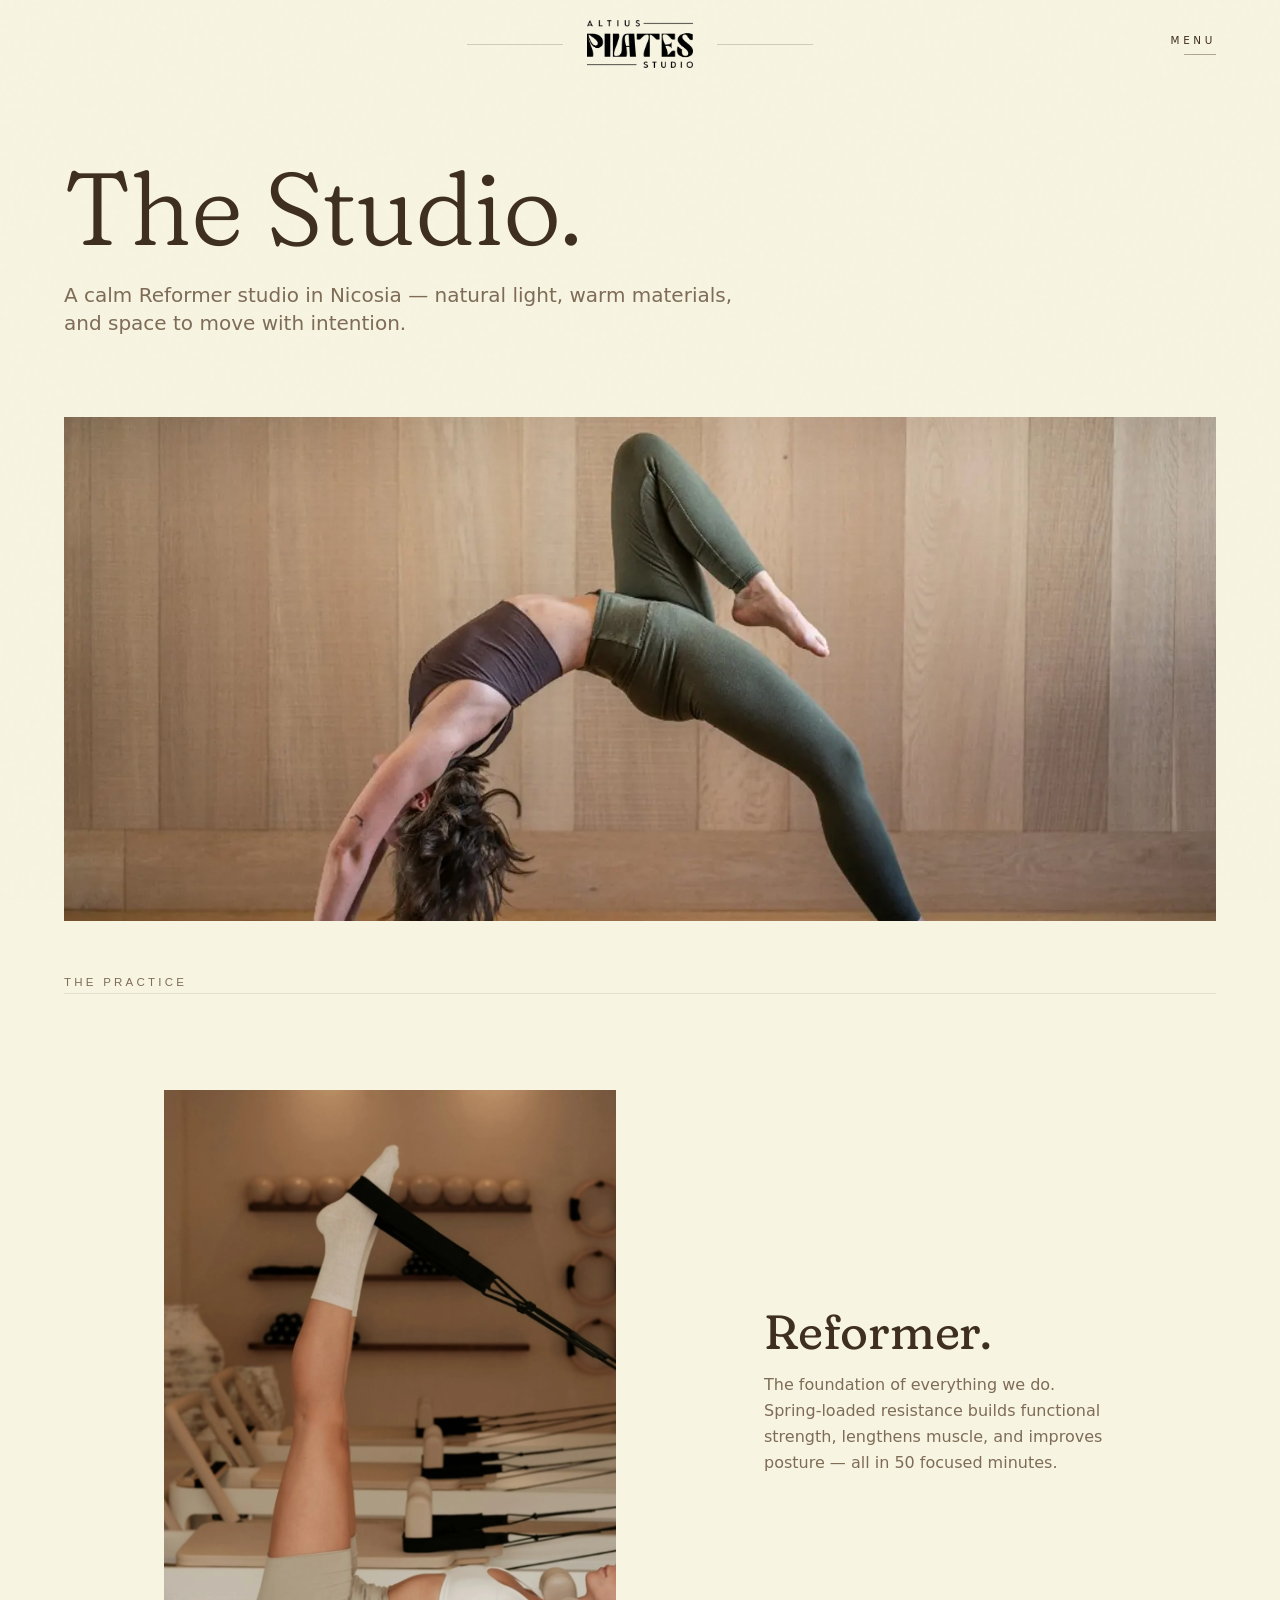
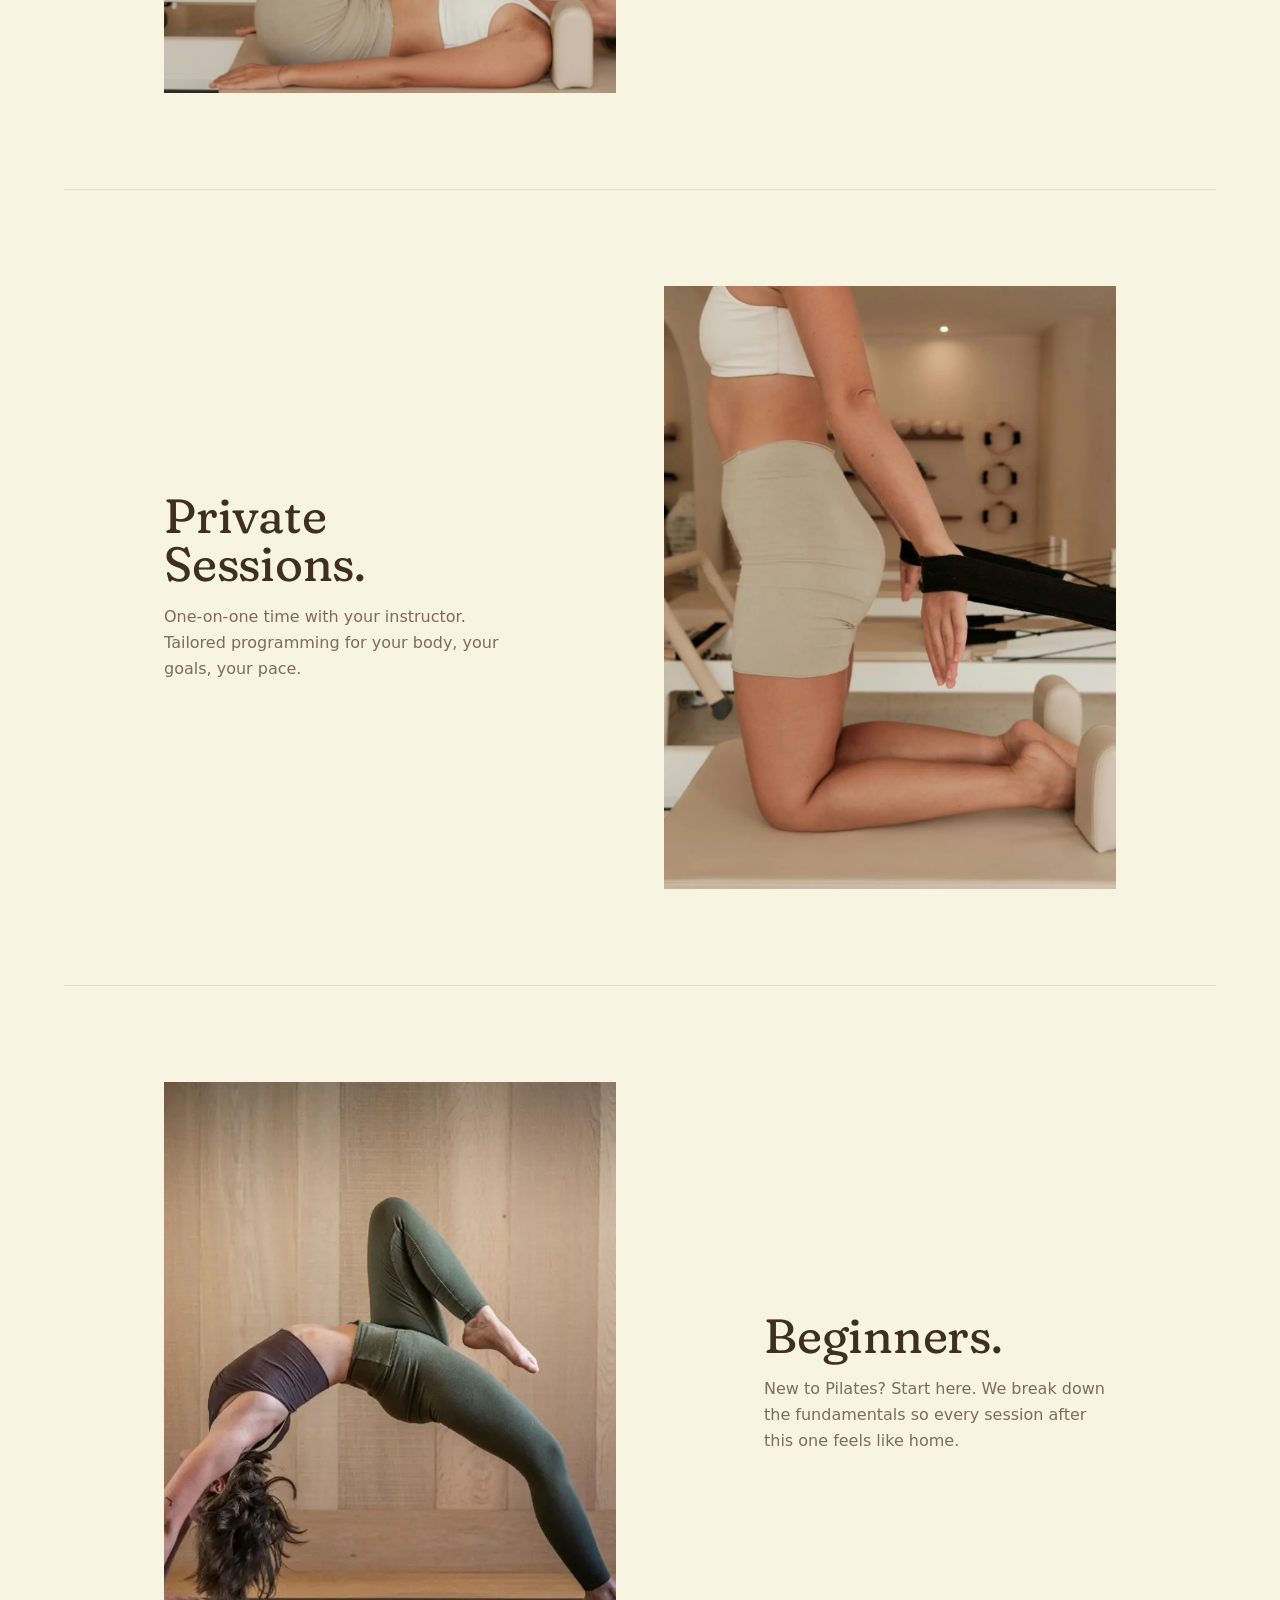
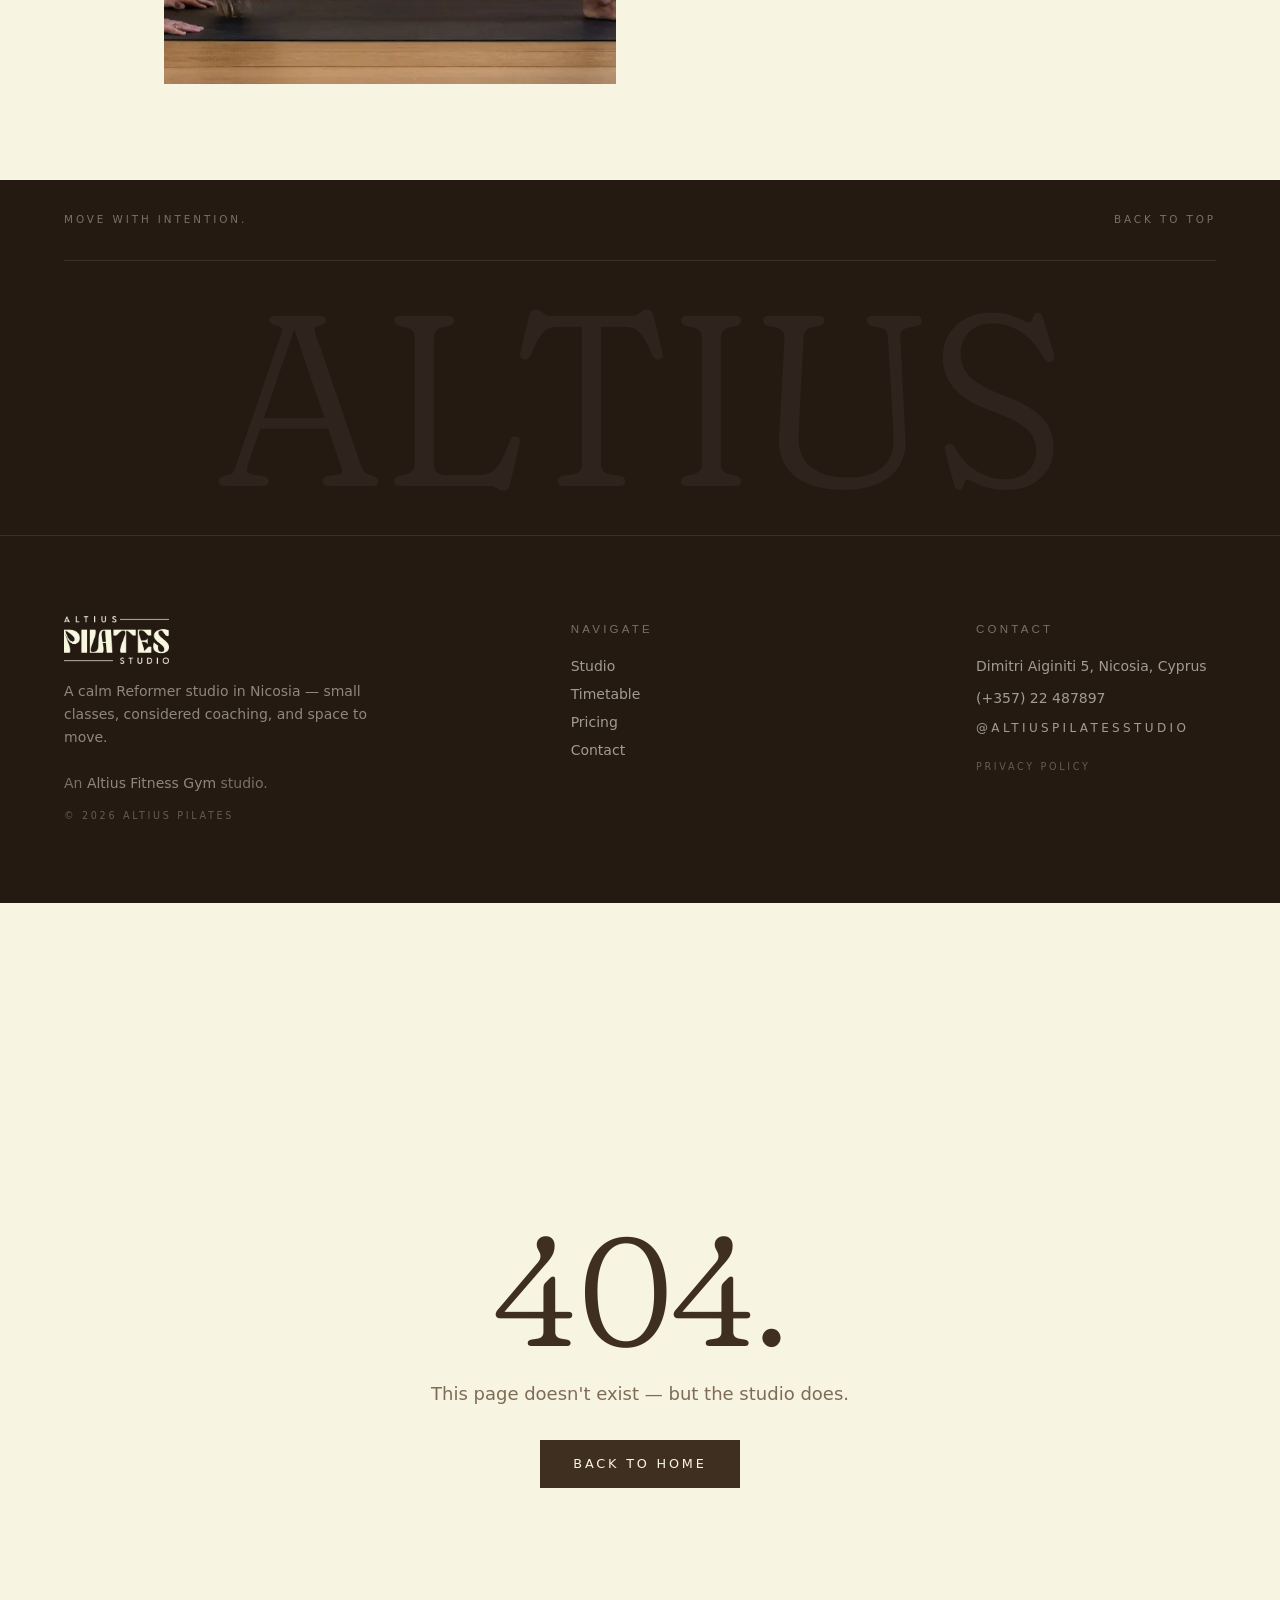
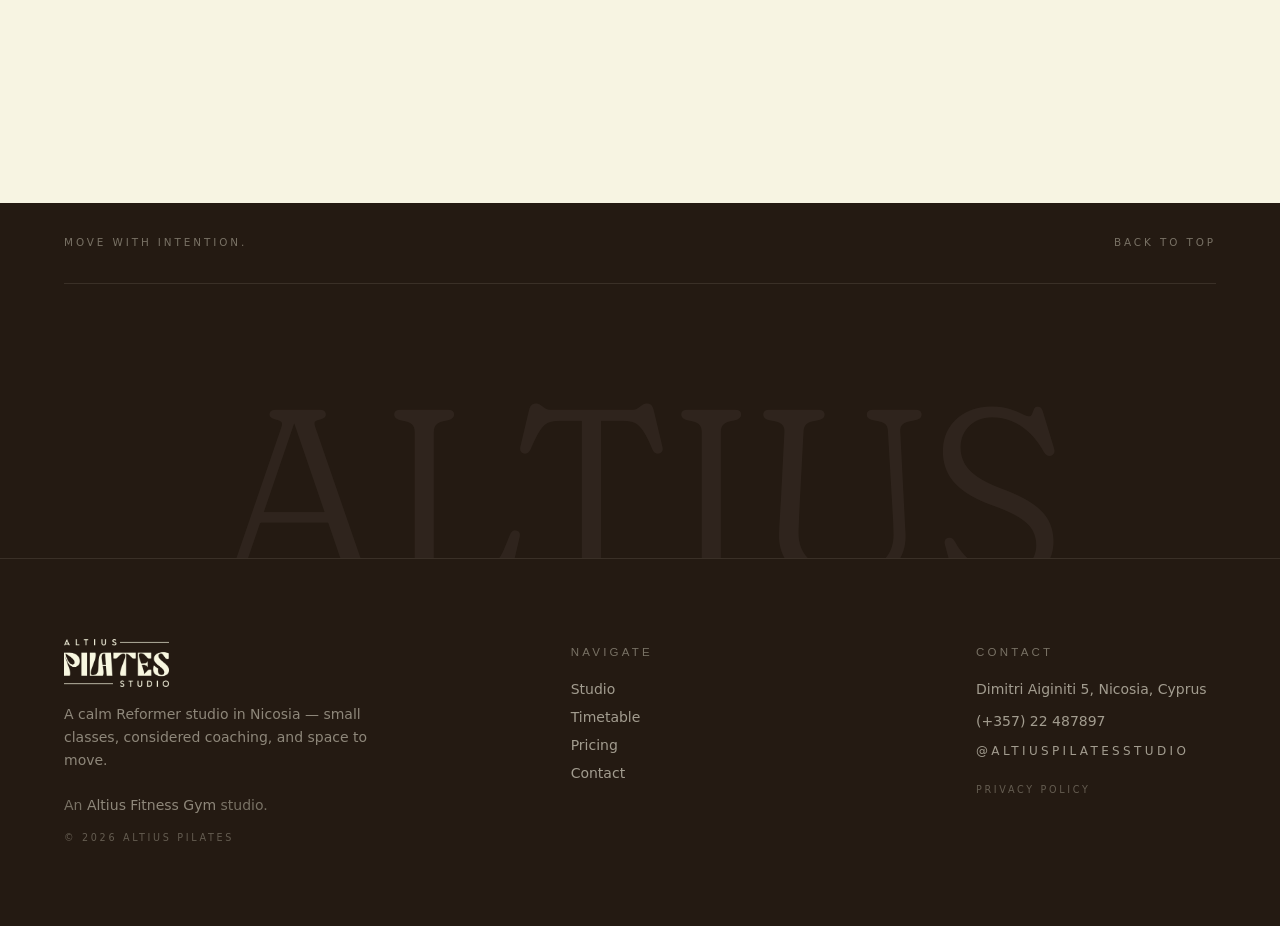
<file: studio/index.html>
<!DOCTYPE html><html lang="en"><head><title data-rh="true">The Studio | Altius Pilates</title><meta data-rh="true" name="robots" content="index, follow, max-image-preview:large, max-snippet:-1"><meta data-rh="true" name="description" content="Step inside Altius Pilates Reformer Studio in Nicosia — small-group Reformer classes, private sessions, and a calm studio built for intentional movement."><meta data-rh="true" property="og:url" content="https://altiuspilatesstudio.com/studio/"><meta data-rh="true" property="og:title" content="The Studio | Altius Pilates"><meta data-rh="true" property="og:description" content="A calm Reformer studio in Nicosia — natural light, warm materials, and space to move."><meta data-rh="true" name="twitter:url" content="https://altiuspilatesstudio.com/studio/"><meta data-rh="true" name="twitter:title" content="The Studio | Altius Pilates"><meta data-rh="true" name="twitter:description" content="A calm Reformer studio in Nicosia — natural light, warm materials, and space to move."><link data-rh="true" rel="canonical" href="https://altiuspilatesstudio.com/studio/">
    <meta charset="UTF-8">
    <meta name="viewport" content="width=device-width, initial-scale=1.0, viewport-fit=cover">

    <link rel="icon" type="image/png" sizes="32x32" href="/favicon-32.png">
    <link rel="icon" type="image/png" sizes="16x16" href="/favicon-16.png">
    <link rel="apple-touch-icon" sizes="180x180" href="/apple-touch-icon.png">
    <link rel="manifest" href="/site.webmanifest">

    <meta name="author" content="Altius Pilates Reformer Studio">
    <meta name="language" content="English">

    <meta name="geo.region" content="CY-01">
    <meta name="geo.placename" content="Nicosia">
    <meta name="geo.position" content="35.1856;33.3823">
    <meta name="ICBM" content="35.1856, 33.3823">

    <meta property="og:type" content="website">
    <meta property="og:image" content="https://altiuspilatesstudio.com/og-image.jpg">
    <meta property="og:image:type" content="image/jpeg">
    <meta property="og:image:width" content="1200">
    <meta property="og:image:height" content="630">
    <meta property="og:image:alt" content="Altius Pilates Reformer Studio in Nicosia, Cyprus">
    <meta property="og:locale" content="en_US">
    <meta property="og:site_name" content="Altius Pilates Nicosia">

    <meta name="twitter:card" content="summary_large_image">
    <meta name="twitter:image" content="https://altiuspilatesstudio.com/og-image.jpg">
    <meta name="twitter:image:alt" content="Altius Pilates Reformer Studio in Nicosia, Cyprus">

    <meta name="theme-color" content="#F7F4E2">
    <meta name="color-scheme" content="light">
    <meta name="apple-mobile-web-app-capable" content="yes">
    <meta name="mobile-web-app-capable" content="yes">
    <meta name="apple-mobile-web-app-status-bar-style" content="default">
    <meta name="apple-mobile-web-app-title" content="Altius Pilates">
    <meta name="format-detection" content="telephone=yes">

    <style>
      html,
      body {
        margin: 0;
        padding: 0;
        background-color: #F7F4E2;
        color: #3F2F20;
        min-height: 100%;
        font-family: "Jost", system-ui, -apple-system, "Segoe UI", Roboto, sans-serif;
        overflow-x: hidden;
      }
      #root {
        min-height: 100vh;
      }
    </style>
    <script type="module" crossorigin="" src="/assets/app-45aba660.js"></script>
    <link rel="modulepreload" crossorigin="" href="/assets/vendor-b3c7ea9e.js">
    <link rel="modulepreload" crossorigin="" href="/assets/react-7256d8fe.js">
    <link rel="modulepreload" crossorigin="" href="/assets/ui-e7f16bbe.js">
    <link rel="stylesheet" href="/assets/index-ba2f648a.css">
  <link rel="preload" as="image" href="/assets/Logo-64f417d1.png" crossorigin=""><link rel="preload" as="image" href="/assets/LogoCream-6e357ea6.png" crossorigin=""><link rel="preload" as="font" type="font/woff2" href="/assets/fraunces-latin-soft-normal-9fc3a858.woff2" crossorigin=""><link rel="preload" as="font" type="font/woff2" href="/assets/jost-latin-wght-normal-7726a5cd.woff2" crossorigin=""><link rel="modulepreload" crossorigin="" href="/assets/StudioPage-61f74809.js"><link rel="preload" as="image" href="/assets/studio-bridge-42c295ea.webp" crossorigin=""></head>
  <body>
    <div id="root" data-server-rendered="true"><script type="application/ld+json">{"@context":"https://schema.org","@graph":[{"@type":"ExerciseGym","@id":"https://altiuspilatesstudio.com/#studio","name":"Altius Pilates Reformer Studio","alternateName":"Altius Pilates","description":"Altius Pilates is a Reformer Pilates studio in Nicosia, Cyprus offering small-group classes, private sessions and beginner-friendly training.","url":"https://altiuspilatesstudio.com","telephone":"+35722487897","email":"info@altiusfitnesscyprus.com","priceRange":"$","image":["https://altiuspilatesstudio.com/Logo.png","https://altiuspilatesstudio.com/og-image.jpg"],"address":{"@type":"PostalAddress","streetAddress":"Dimitri Aiginiti 5","addressLocality":"Nicosia","addressRegion":"Nicosia District","postalCode":"1061","addressCountry":"CY"},"geo":{"@type":"GeoCoordinates","latitude":"35.1856","longitude":"33.3823"},"hasMap":"https://maps.google.com/?q=Altius+Fitness+Gym+Nicosia","openingHoursSpecification":[{"@type":"OpeningHoursSpecification","dayOfWeek":["Monday"],"opens":"15:30","closes":"20:20"},{"@type":"OpeningHoursSpecification","dayOfWeek":["Tuesday"],"opens":"06:15","closes":"11:05"},{"@type":"OpeningHoursSpecification","dayOfWeek":["Tuesday"],"opens":"15:30","closes":"20:20"},{"@type":"OpeningHoursSpecification","dayOfWeek":["Wednesday"],"opens":"15:30","closes":"20:20"},{"@type":"OpeningHoursSpecification","dayOfWeek":["Thursday"],"opens":"06:15","closes":"11:05"},{"@type":"OpeningHoursSpecification","dayOfWeek":["Thursday"],"opens":"15:30","closes":"20:20"},{"@type":"OpeningHoursSpecification","dayOfWeek":["Friday"],"opens":"14:30","closes":"19:20"},{"@type":"OpeningHoursSpecification","dayOfWeek":["Saturday"],"opens":"08:15","closes":"12:05"}],"sameAs":["https://www.instagram.com/altiuspilatesstudio/","https://www.facebook.com/altiuspilatesstudio/"],"amenityFeature":[{"@type":"LocationFeatureSpecification","name":"Reformer Pilates","value":true},{"@type":"LocationFeatureSpecification","name":"Private Sessions","value":true},{"@type":"LocationFeatureSpecification","name":"Beginner Friendly","value":true}],"areaServed":{"@type":"City","name":"Nicosia","sameAs":"https://en.wikipedia.org/wiki/Nicosia"}},{"@type":"Organization","name":"Altius Pilates","url":"https://altiuspilatesstudio.com","logo":"https://altiuspilatesstudio.com/Logo.png","sameAs":["https://www.instagram.com/altiuspilatesstudio/","https://www.facebook.com/altiuspilatesstudio/"],"contactPoint":{"@type":"ContactPoint","telephone":"+35722487897","contactType":"customer service","areaServed":"CY","availableLanguage":["English","Greek"]}},{"@type":"WebSite","name":"Altius Pilates Reformer Studio","url":"https://altiuspilatesstudio.com","publisher":{"@id":"https://altiuspilatesstudio.com/#studio"}},{"@type":"ItemList","itemListElement":[{"@type":"SiteNavigationElement","position":1,"name":"Studio","description":"The space, the method, and the Altius Pilates community","url":"https://altiuspilatesstudio.com/studio/"},{"@type":"SiteNavigationElement","position":2,"name":"Timetable","description":"Weekly Reformer Pilates class schedule at Altius Pilates Nicosia","url":"https://altiuspilatesstudio.com/timetable/"},{"@type":"SiteNavigationElement","position":3,"name":"Pricing","description":"Reformer Pilates session packages from a single class to 16-session packs","url":"https://altiuspilatesstudio.com/pricing/"},{"@type":"SiteNavigationElement","position":4,"name":"Contact","description":"Visit Altius Pilates at Dimitri Aiginiti 5, Nicosia, Cyprus","url":"https://altiuspilatesstudio.com/contact/"}]}]}</script><a href="#main" class="skip-link">Skip to content</a><div class="app"><header class="fixed top-0 left-0 right-0 z-50 transition-all duration-500 bg-transparent"><div class="mx-auto w-[92%] md:w-[90%]"><div class="flex items-center justify-between py-4 md:py-5"><div class="flex-1"></div><div class="flex items-center gap-4 md:gap-6"><span class="hidden md:block w-16 lg:w-24 h-px origin-right transition-colors duration-500 bg-cream/30"></span><a aria-label="Altius Pilates" class="flex-shrink-0" href="/"><div class="relative h-10 md:h-12"><img src="/assets/LogoCream-6e357ea6.png" alt="Altius Pilates" width="100" height="54" class="h-full w-auto absolute inset-0 transition-opacity duration-500 opacity-100"><img src="/assets/Logo-64f417d1.png" alt="" aria-hidden="true" width="100" height="54" class="h-full w-auto transition-opacity duration-500 opacity-0"></div></a><span class="hidden md:block w-16 lg:w-24 h-px origin-left transition-colors duration-500 bg-cream/30"></span></div><div class="flex-1 flex justify-end"><button type="button" class="group flex flex-col items-end gap-1.5" aria-label="Open menu" aria-expanded="false"><span class="text-[0.65rem] font-normal uppercase tracking-caps transition-colors duration-500 text-cream">Menu</span><span class="block w-8 h-px group-hover:w-12 transition-all duration-300 origin-right bg-cream/50 group-hover:bg-cream"></span></button></div></div></div></header><div class="fixed inset-0 z-[60] invisible" role="dialog" aria-modal="true" aria-label="Navigation menu"><div class="absolute inset-0 bg-mocha" style="clip-path:inset(0 0 100% 0)" aria-hidden="true"></div><div class="absolute inset-0 bg-mocha" style="clip-path:inset(0 0 100% 0)" aria-hidden="true"></div><div class="absolute inset-0 bg-mocha" style="clip-path:inset(0 0 100% 0)" aria-hidden="true"></div><div class="absolute inset-0 bg-mocha" style="clip-path:inset(0 0 100% 0)" aria-hidden="true"></div><div class="relative z-10 h-full flex flex-col justify-center items-center px-6"><button type="button" class="absolute top-6 right-[4%] text-[0.65rem] uppercase tracking-caps text-cream/80 hover:text-cream transition-colors" aria-label="Close menu">Close</button><nav class="flex flex-col items-center gap-2 md:gap-3"><a class="display-xl text-5xl sm:text-6xl md:text-7xl lg:text-8xl transition-colors duration-300 text-cream/50 hover:text-cream" style="opacity:0" href="/">Home<!-- -->.</a><a class="display-xl text-5xl sm:text-6xl md:text-7xl lg:text-8xl transition-colors duration-300 text-cream" style="opacity:0" href="/studio/">Studio<!-- -->.</a><a class="display-xl text-5xl sm:text-6xl md:text-7xl lg:text-8xl transition-colors duration-300 text-cream/50 hover:text-cream" style="opacity:0" href="/timetable/">Timetable<!-- -->.</a><a class="display-xl text-5xl sm:text-6xl md:text-7xl lg:text-8xl transition-colors duration-300 text-cream/50 hover:text-cream" style="opacity:0" href="/pricing/">Pricing<!-- -->.</a><a class="display-xl text-5xl sm:text-6xl md:text-7xl lg:text-8xl transition-colors duration-300 text-cream/50 hover:text-cream" style="opacity:0" href="/contact/">Contact<!-- -->.</a></nav><div class="absolute bottom-8 left-0 right-0 px-[4%]" style="opacity:0"><div class="flex flex-wrap items-center justify-between gap-4 text-[0.65rem] uppercase tracking-label text-cream/60"><a href="tel:+35722487897" class="hover:text-cream transition-colors">(+357) 22 487897</a><a href="https://www.instagram.com/altiuspilatesstudio/" target="_blank" rel="noopener noreferrer" class="hover:text-cream transition-colors">@altiuspilatesstudio</a></div></div></div></div><main id="main"><script type="application/ld+json">[{"@context":"https://schema.org","@type":"ExerciseGym","name":"Altius Pilates Reformer Studio","description":"A calm Reformer Pilates studio in Nicosia with small-group classes, private sessions, and beginner-friendly coaching.","url":"https://altiuspilatesstudio.com/studio/","address":"Dimitri Aiginiti 5, Nicosia, Cyprus","image":"https://altiuspilatesstudio.com/og-image.jpg"},{"@context":"https://schema.org","@type":"BreadcrumbList","itemListElement":[{"@type":"ListItem","position":1,"name":"Home","item":"https://altiuspilatesstudio.com/"},{"@type":"ListItem","position":2,"name":"The Studio","item":"https://altiuspilatesstudio.com/studio/"}]}]</script><section class="relative bg-cream pt-32 md:pt-40 pb-8"><div class="mx-auto w-[92%] md:w-[90%]"><h1 class="display-xl text-espresso text-[clamp(3rem,8vw,7rem)]">The Studio.</h1><p class="mt-6 text-clay text-lg md:text-xl max-w-2xl leading-relaxed">A calm Reformer studio in Nicosia — natural light, warm materials, and space to move with intention.</p></div></section><section class="bg-cream py-8 md:py-12"><div class="mx-auto w-[92%] md:w-[90%]"><div class="aspect-[16/7] overflow-hidden"><img src="/assets/studio-bridge-42c295ea.webp" alt="Pilates bridge pose against warm wood wall" loading="lazy" decoding="async" class="w-full h-full object-cover"></div></div></section><section class="bg-cream"></section><section class="bg-cream"><div class="mx-auto w-[92%] md:w-[90%]"><span class="label">The Practice</span><div id="class-reformer" class="grid grid-cols-1 md:grid-cols-12 gap-8 md:gap-12 py-16 md:py-24 border-t border-espresso/10"><div class="md:col-span-5 md:col-start-2"><div class="aspect-[3/4] overflow-hidden"><img src="/assets/hero-reformer-c74d17d6.webp" alt="Reformer class at Altius Pilates" loading="lazy" decoding="async" class="w-full h-full object-cover"></div></div><div class="md:col-span-4 flex flex-col justify-center md:col-start-8"><h3 class="display text-espresso text-4xl md:text-5xl">Reformer<!-- -->.</h3><p class="mt-4 text-clay leading-relaxed">The foundation of everything we do. Spring-loaded resistance builds functional strength, lengthens muscle, and improves posture — all in 50 focused minutes.</p></div></div><div id="class-private-sessions" class="grid grid-cols-1 md:grid-cols-12 gap-8 md:gap-12 py-16 md:py-24 border-t border-espresso/10"><div class="md:col-span-5 md:col-start-7 md:order-2"><div class="aspect-[3/4] overflow-hidden"><img src="/assets/studio-kneeling-db7af22a.webp" alt="Private Sessions class at Altius Pilates" loading="lazy" decoding="async" class="w-full h-full object-cover"></div></div><div class="md:col-span-4 flex flex-col justify-center md:col-start-2 md:order-1"><h3 class="display text-espresso text-4xl md:text-5xl">Private Sessions<!-- -->.</h3><p class="mt-4 text-clay leading-relaxed">One-on-one time with your instructor. Tailored programming for your body, your goals, your pace.</p></div></div><div id="class-beginners" class="grid grid-cols-1 md:grid-cols-12 gap-8 md:gap-12 py-16 md:py-24 border-t border-espresso/10"><div class="md:col-span-5 md:col-start-2"><div class="aspect-[3/4] overflow-hidden"><img src="/assets/studio-bridge-42c295ea.webp" alt="Beginners class at Altius Pilates" loading="lazy" decoding="async" class="w-full h-full object-cover"></div></div><div class="md:col-span-4 flex flex-col justify-center md:col-start-8"><h3 class="display text-espresso text-4xl md:text-5xl">Beginners<!-- -->.</h3><p class="mt-4 text-clay leading-relaxed">New to Pilates? Start here. We break down the fundamentals so every session after this one feels like home.</p></div></div></div></section><section class="bg-plaster grain"></section></main><footer class="relative bg-umber text-cream overflow-hidden"><div class="mx-auto w-[92%] md:w-[90%] py-6 md:py-8 flex items-center justify-between gap-4 border-b border-cream/10"><p class="text-[0.65rem] uppercase tracking-label text-cream/40">Move with intention.</p><button type="button" class="shrink-0 text-[0.65rem] uppercase tracking-label text-cream/40 hover:text-cream transition-colors" aria-label="Back to top">Back to top</button></div><div class="overflow-hidden border-b border-cream/10"><h2 aria-hidden="true" class="display-xl text-cream/[0.05] text-[19vw] leading-[0.8] text-center select-none pointer-events-none py-6 md:py-10">ALTIUS</h2></div><div class="mx-auto w-[92%] md:w-[90%] py-14 md:py-20"><div class="grid grid-cols-1 md:grid-cols-12 gap-10 md:gap-16"><div class="md:col-span-4"><img src="/assets/LogoCream-6e357ea6.png" alt="Altius Pilates" width="100" height="54" loading="lazy" decoding="async" class="h-12 w-auto"><p class="mt-4 text-cream/50 text-sm leading-relaxed max-w-xs">A calm Reformer studio in Nicosia — small classes, considered coaching, and space to move.</p><p class="mt-6 text-sm text-cream/40">An<!-- --> <a href="https://altiusfitnessgym.com" target="_blank" rel="noopener noreferrer" class="text-cream/50 hover:text-cream transition-colors">Altius Fitness Gym</a> <!-- -->studio.</p><p class="mt-4 text-[0.6rem] tracking-label uppercase text-cream/30">© <!-- -->2026<!-- --> <!-- -->Altius Pilates</p></div><div class="md:col-span-3 md:col-start-6"><span class="label text-cream/40">Navigate</span><nav class="mt-4 space-y-2" aria-label="Footer"><a class="block text-sm text-cream/60 hover:text-cream transition-colors" href="/studio/">Studio</a><a class="block text-sm text-cream/60 hover:text-cream transition-colors" href="/timetable/">Timetable</a><a class="block text-sm text-cream/60 hover:text-cream transition-colors" href="/pricing/">Pricing</a><a class="block text-sm text-cream/60 hover:text-cream transition-colors" href="/contact/">Contact</a></nav></div><div class="md:col-span-3 md:col-start-10"><span class="label text-cream/40">Contact</span><div class="mt-4 space-y-3 text-sm text-cream/60"><a href="https://maps.google.com/?q=Altius+Fitness+Gym+Nicosia" target="_blank" rel="noopener noreferrer" class="block hover:text-cream transition-colors">Dimitri Aiginiti 5, Nicosia, Cyprus</a><a href="tel:+35722487897" class="block hover:text-cream transition-colors">(+357) 22 487897</a><a href="https://www.instagram.com/altiuspilatesstudio/" target="_blank" rel="noopener noreferrer" class="block text-xs uppercase tracking-label hover:text-cream transition-colors">@altiuspilatesstudio</a></div><a class="mt-6 block text-[0.6rem] uppercase tracking-label text-cream/30 hover:text-cream/60 transition-colors" href="/privacy/">Privacy Policy</a></div></div></div></footer></div><script>window.__staticRouterHydrationData = JSON.parse("{\"loaderData\":{\"0\":null,\"0-1\":null},\"actionData\":null,\"errors\":null}");</script></div>
<script>window.__VITE_REACT_SSG_HASH__ = 'yqmqsew7ux'</script>
    
  

</body></html>
</file>
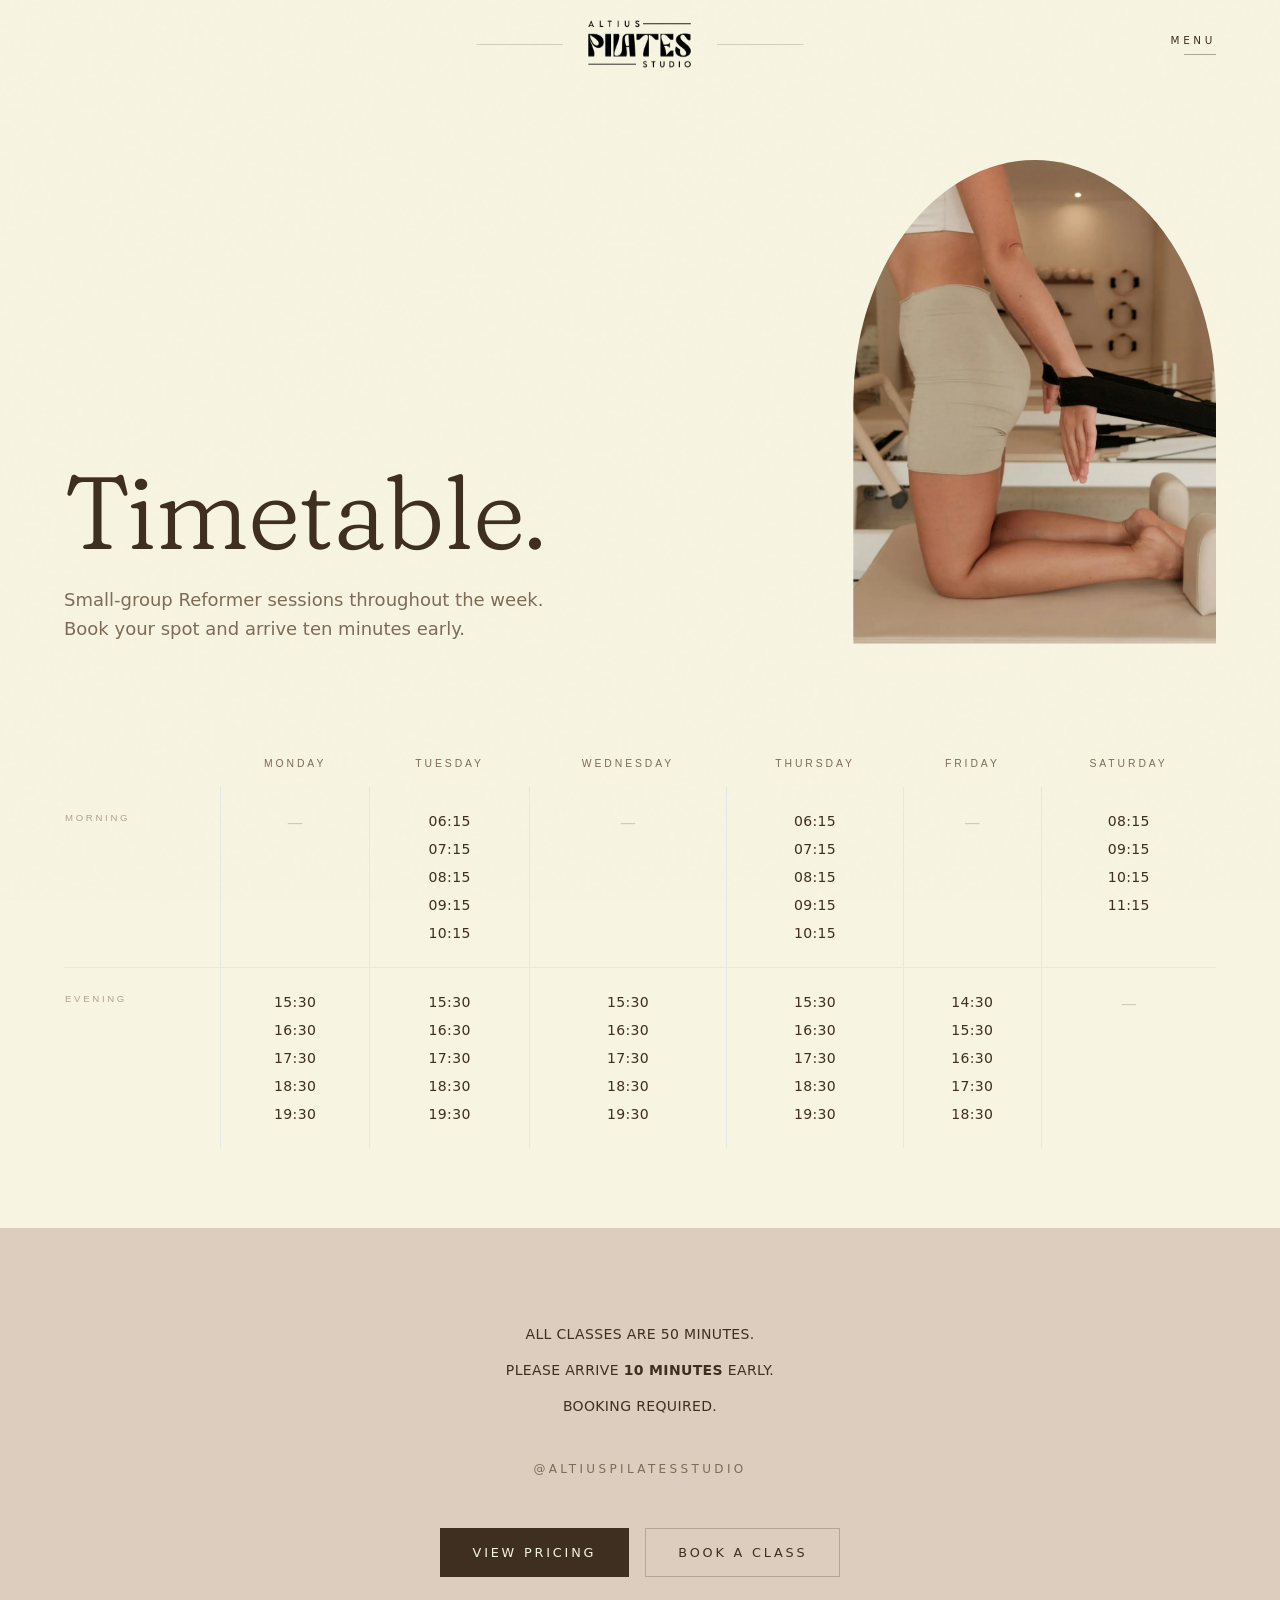
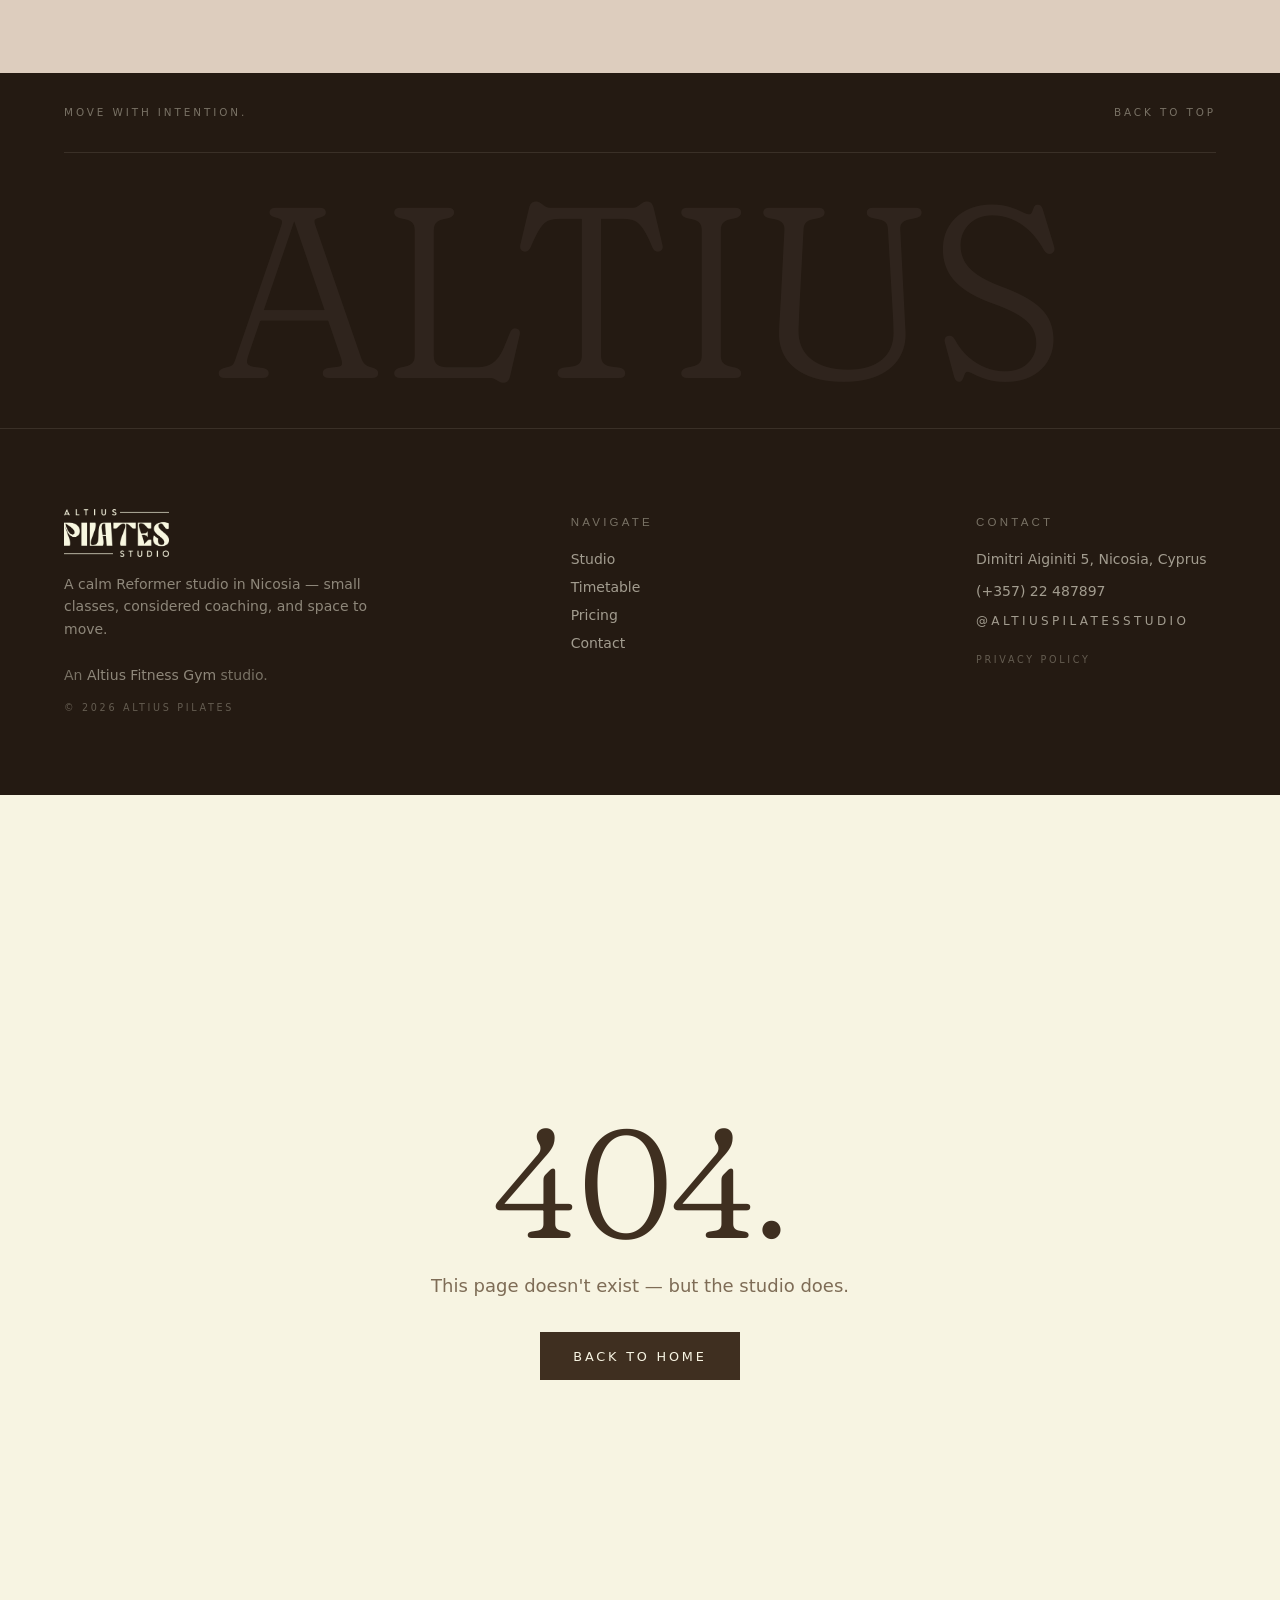
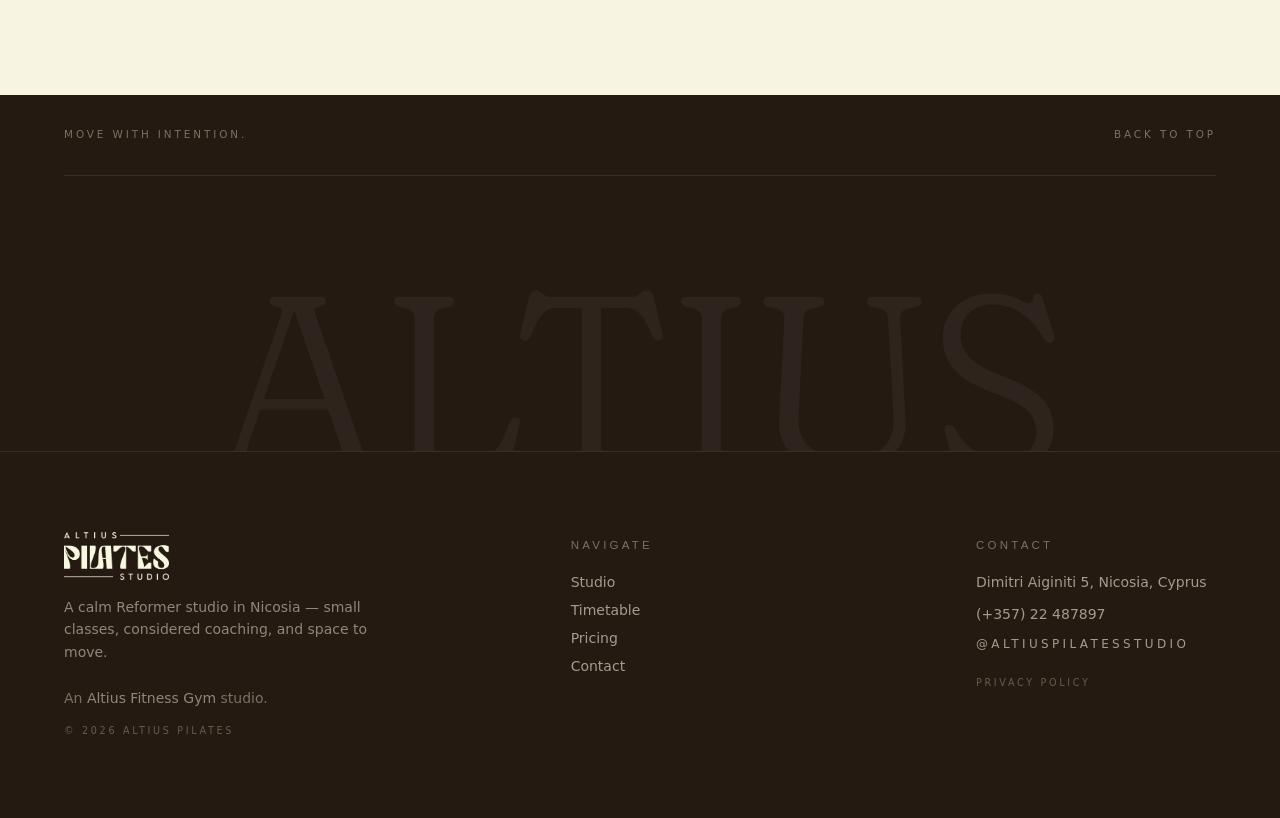
<file: timetable/index.html>
<!DOCTYPE html><html lang="en"><head><title data-rh="true">Timetable | Altius Pilates</title><meta data-rh="true" name="robots" content="index, follow, max-image-preview:large, max-snippet:-1"><meta data-rh="true" name="description" content="Weekly Reformer Pilates class schedule at Altius Pilates in Nicosia. Morning and evening sessions, 50 minutes each. Booking required."><meta data-rh="true" property="og:url" content="https://altiuspilatesstudio.com/timetable/"><meta data-rh="true" property="og:title" content="Class Timetable | Altius Pilates"><meta data-rh="true" property="og:description" content="Weekly Reformer Pilates class schedule. Morning and evening sessions, 50 minutes each."><meta data-rh="true" name="twitter:url" content="https://altiuspilatesstudio.com/timetable/"><meta data-rh="true" name="twitter:title" content="Class Timetable | Altius Pilates"><meta data-rh="true" name="twitter:description" content="Weekly Reformer Pilates class schedule. Morning and evening sessions, 50 minutes each."><link data-rh="true" rel="canonical" href="https://altiuspilatesstudio.com/timetable/">
    <meta charset="UTF-8">
    <meta name="viewport" content="width=device-width, initial-scale=1.0, viewport-fit=cover">

    <link rel="icon" type="image/png" sizes="32x32" href="/favicon-32.png">
    <link rel="icon" type="image/png" sizes="16x16" href="/favicon-16.png">
    <link rel="apple-touch-icon" sizes="180x180" href="/apple-touch-icon.png">
    <link rel="manifest" href="/site.webmanifest">

    <meta name="author" content="Altius Pilates Reformer Studio">
    <meta name="language" content="English">

    <meta name="geo.region" content="CY-01">
    <meta name="geo.placename" content="Nicosia">
    <meta name="geo.position" content="35.1856;33.3823">
    <meta name="ICBM" content="35.1856, 33.3823">

    <meta property="og:type" content="website">
    <meta property="og:image" content="https://altiuspilatesstudio.com/og-image.jpg">
    <meta property="og:image:type" content="image/jpeg">
    <meta property="og:image:width" content="1200">
    <meta property="og:image:height" content="630">
    <meta property="og:image:alt" content="Altius Pilates Reformer Studio in Nicosia, Cyprus">
    <meta property="og:locale" content="en_US">
    <meta property="og:site_name" content="Altius Pilates Nicosia">

    <meta name="twitter:card" content="summary_large_image">
    <meta name="twitter:image" content="https://altiuspilatesstudio.com/og-image.jpg">
    <meta name="twitter:image:alt" content="Altius Pilates Reformer Studio in Nicosia, Cyprus">

    <meta name="theme-color" content="#F7F4E2">
    <meta name="color-scheme" content="light">
    <meta name="apple-mobile-web-app-capable" content="yes">
    <meta name="mobile-web-app-capable" content="yes">
    <meta name="apple-mobile-web-app-status-bar-style" content="default">
    <meta name="apple-mobile-web-app-title" content="Altius Pilates">
    <meta name="format-detection" content="telephone=yes">

    <style>
      html,
      body {
        margin: 0;
        padding: 0;
        background-color: #F7F4E2;
        color: #3F2F20;
        min-height: 100%;
        font-family: "Jost", system-ui, -apple-system, "Segoe UI", Roboto, sans-serif;
        overflow-x: hidden;
      }
      #root {
        min-height: 100vh;
      }
    </style>
    <script type="module" crossorigin="" src="/assets/app-45aba660.js"></script>
    <link rel="modulepreload" crossorigin="" href="/assets/vendor-b3c7ea9e.js">
    <link rel="modulepreload" crossorigin="" href="/assets/react-7256d8fe.js">
    <link rel="modulepreload" crossorigin="" href="/assets/ui-e7f16bbe.js">
    <link rel="stylesheet" href="/assets/index-ba2f648a.css">
  <link rel="preload" as="image" href="/assets/Logo-64f417d1.png" crossorigin=""><link rel="preload" as="image" href="/assets/LogoCream-6e357ea6.png" crossorigin=""><link rel="preload" as="font" type="font/woff2" href="/assets/fraunces-latin-soft-normal-9fc3a858.woff2" crossorigin=""><link rel="preload" as="font" type="font/woff2" href="/assets/jost-latin-wght-normal-7726a5cd.woff2" crossorigin=""><link rel="modulepreload" crossorigin="" href="/assets/TimetablePage-83f10c59.js"></head>
  <body>
    <div id="root" data-server-rendered="true"><script type="application/ld+json">{"@context":"https://schema.org","@graph":[{"@type":"ExerciseGym","@id":"https://altiuspilatesstudio.com/#studio","name":"Altius Pilates Reformer Studio","alternateName":"Altius Pilates","description":"Altius Pilates is a Reformer Pilates studio in Nicosia, Cyprus offering small-group classes, private sessions and beginner-friendly training.","url":"https://altiuspilatesstudio.com","telephone":"+35722487897","email":"info@altiusfitnesscyprus.com","priceRange":"$","image":["https://altiuspilatesstudio.com/Logo.png","https://altiuspilatesstudio.com/og-image.jpg"],"address":{"@type":"PostalAddress","streetAddress":"Dimitri Aiginiti 5","addressLocality":"Nicosia","addressRegion":"Nicosia District","postalCode":"1061","addressCountry":"CY"},"geo":{"@type":"GeoCoordinates","latitude":"35.1856","longitude":"33.3823"},"hasMap":"https://maps.google.com/?q=Altius+Fitness+Gym+Nicosia","openingHoursSpecification":[{"@type":"OpeningHoursSpecification","dayOfWeek":["Monday"],"opens":"15:30","closes":"20:20"},{"@type":"OpeningHoursSpecification","dayOfWeek":["Tuesday"],"opens":"06:15","closes":"11:05"},{"@type":"OpeningHoursSpecification","dayOfWeek":["Tuesday"],"opens":"15:30","closes":"20:20"},{"@type":"OpeningHoursSpecification","dayOfWeek":["Wednesday"],"opens":"15:30","closes":"20:20"},{"@type":"OpeningHoursSpecification","dayOfWeek":["Thursday"],"opens":"06:15","closes":"11:05"},{"@type":"OpeningHoursSpecification","dayOfWeek":["Thursday"],"opens":"15:30","closes":"20:20"},{"@type":"OpeningHoursSpecification","dayOfWeek":["Friday"],"opens":"14:30","closes":"19:20"},{"@type":"OpeningHoursSpecification","dayOfWeek":["Saturday"],"opens":"08:15","closes":"12:05"}],"sameAs":["https://www.instagram.com/altiuspilatesstudio/","https://www.facebook.com/altiuspilatesstudio/"],"amenityFeature":[{"@type":"LocationFeatureSpecification","name":"Reformer Pilates","value":true},{"@type":"LocationFeatureSpecification","name":"Private Sessions","value":true},{"@type":"LocationFeatureSpecification","name":"Beginner Friendly","value":true}],"areaServed":{"@type":"City","name":"Nicosia","sameAs":"https://en.wikipedia.org/wiki/Nicosia"}},{"@type":"Organization","name":"Altius Pilates","url":"https://altiuspilatesstudio.com","logo":"https://altiuspilatesstudio.com/Logo.png","sameAs":["https://www.instagram.com/altiuspilatesstudio/","https://www.facebook.com/altiuspilatesstudio/"],"contactPoint":{"@type":"ContactPoint","telephone":"+35722487897","contactType":"customer service","areaServed":"CY","availableLanguage":["English","Greek"]}},{"@type":"WebSite","name":"Altius Pilates Reformer Studio","url":"https://altiuspilatesstudio.com","publisher":{"@id":"https://altiuspilatesstudio.com/#studio"}},{"@type":"ItemList","itemListElement":[{"@type":"SiteNavigationElement","position":1,"name":"Studio","description":"The space, the method, and the Altius Pilates community","url":"https://altiuspilatesstudio.com/studio/"},{"@type":"SiteNavigationElement","position":2,"name":"Timetable","description":"Weekly Reformer Pilates class schedule at Altius Pilates Nicosia","url":"https://altiuspilatesstudio.com/timetable/"},{"@type":"SiteNavigationElement","position":3,"name":"Pricing","description":"Reformer Pilates session packages from a single class to 16-session packs","url":"https://altiuspilatesstudio.com/pricing/"},{"@type":"SiteNavigationElement","position":4,"name":"Contact","description":"Visit Altius Pilates at Dimitri Aiginiti 5, Nicosia, Cyprus","url":"https://altiuspilatesstudio.com/contact/"}]}]}</script><a href="#main" class="skip-link">Skip to content</a><div class="app"><header class="fixed top-0 left-0 right-0 z-50 transition-all duration-500 bg-transparent"><div class="mx-auto w-[92%] md:w-[90%]"><div class="flex items-center justify-between py-4 md:py-5"><div class="flex-1"></div><div class="flex items-center gap-4 md:gap-6"><span class="hidden md:block w-16 lg:w-24 h-px origin-right transition-colors duration-500 bg-cream/30"></span><a aria-label="Altius Pilates" class="flex-shrink-0" href="/"><div class="relative h-10 md:h-12"><img src="/assets/LogoCream-6e357ea6.png" alt="Altius Pilates" width="100" height="54" class="h-full w-auto absolute inset-0 transition-opacity duration-500 opacity-100"><img src="/assets/Logo-64f417d1.png" alt="" aria-hidden="true" width="100" height="54" class="h-full w-auto transition-opacity duration-500 opacity-0"></div></a><span class="hidden md:block w-16 lg:w-24 h-px origin-left transition-colors duration-500 bg-cream/30"></span></div><div class="flex-1 flex justify-end"><button type="button" class="group flex flex-col items-end gap-1.5" aria-label="Open menu" aria-expanded="false"><span class="text-[0.65rem] font-normal uppercase tracking-caps transition-colors duration-500 text-cream">Menu</span><span class="block w-8 h-px group-hover:w-12 transition-all duration-300 origin-right bg-cream/50 group-hover:bg-cream"></span></button></div></div></div></header><div class="fixed inset-0 z-[60] invisible" role="dialog" aria-modal="true" aria-label="Navigation menu"><div class="absolute inset-0 bg-mocha" style="clip-path:inset(0 0 100% 0)" aria-hidden="true"></div><div class="absolute inset-0 bg-mocha" style="clip-path:inset(0 0 100% 0)" aria-hidden="true"></div><div class="absolute inset-0 bg-mocha" style="clip-path:inset(0 0 100% 0)" aria-hidden="true"></div><div class="absolute inset-0 bg-mocha" style="clip-path:inset(0 0 100% 0)" aria-hidden="true"></div><div class="relative z-10 h-full flex flex-col justify-center items-center px-6"><button type="button" class="absolute top-6 right-[4%] text-[0.65rem] uppercase tracking-caps text-cream/80 hover:text-cream transition-colors" aria-label="Close menu">Close</button><nav class="flex flex-col items-center gap-2 md:gap-3"><a class="display-xl text-5xl sm:text-6xl md:text-7xl lg:text-8xl transition-colors duration-300 text-cream/50 hover:text-cream" style="opacity:0" href="/">Home<!-- -->.</a><a class="display-xl text-5xl sm:text-6xl md:text-7xl lg:text-8xl transition-colors duration-300 text-cream/50 hover:text-cream" style="opacity:0" href="/studio/">Studio<!-- -->.</a><a class="display-xl text-5xl sm:text-6xl md:text-7xl lg:text-8xl transition-colors duration-300 text-cream" style="opacity:0" href="/timetable/">Timetable<!-- -->.</a><a class="display-xl text-5xl sm:text-6xl md:text-7xl lg:text-8xl transition-colors duration-300 text-cream/50 hover:text-cream" style="opacity:0" href="/pricing/">Pricing<!-- -->.</a><a class="display-xl text-5xl sm:text-6xl md:text-7xl lg:text-8xl transition-colors duration-300 text-cream/50 hover:text-cream" style="opacity:0" href="/contact/">Contact<!-- -->.</a></nav><div class="absolute bottom-8 left-0 right-0 px-[4%]" style="opacity:0"><div class="flex flex-wrap items-center justify-between gap-4 text-[0.65rem] uppercase tracking-label text-cream/60"><a href="tel:+35722487897" class="hover:text-cream transition-colors">(+357) 22 487897</a><a href="https://www.instagram.com/altiuspilatesstudio/" target="_blank" rel="noopener noreferrer" class="hover:text-cream transition-colors">@altiuspilatesstudio</a></div></div></div></div><main id="main"><script type="application/ld+json">[{"@context":"https://schema.org","@type":"ItemList","name":"Altius Pilates Weekly Schedule","description":"Reformer Pilates classes at Altius Pilates Reformer Studio, 50 minutes each.","url":"https://altiuspilatesstudio.com/timetable/","numberOfItems":39,"itemListElement":[{"@type":"ListItem","position":1,"item":{"@type":"Event","name":"Reformer Pilates — Monday 15:30","description":"50-minute Reformer Pilates class","location":{"@type":"Place","name":"Altius Pilates Reformer Studio","address":"Dimitri Aiginiti 5, Nicosia, Cyprus"},"organizer":{"@type":"Organization","name":"Altius Pilates","url":"https://altiuspilatesstudio.com"},"eventSchedule":{"@type":"Schedule","byDay":"https://schema.org/Monday","startTime":"15:30","duration":"PT50M","repeatFrequency":"P1W"},"eventAttendanceMode":"https://schema.org/OfflineEventAttendanceMode","eventStatus":"https://schema.org/EventScheduled"}},{"@type":"ListItem","position":2,"item":{"@type":"Event","name":"Reformer Pilates — Monday 16:30","description":"50-minute Reformer Pilates class","location":{"@type":"Place","name":"Altius Pilates Reformer Studio","address":"Dimitri Aiginiti 5, Nicosia, Cyprus"},"organizer":{"@type":"Organization","name":"Altius Pilates","url":"https://altiuspilatesstudio.com"},"eventSchedule":{"@type":"Schedule","byDay":"https://schema.org/Monday","startTime":"16:30","duration":"PT50M","repeatFrequency":"P1W"},"eventAttendanceMode":"https://schema.org/OfflineEventAttendanceMode","eventStatus":"https://schema.org/EventScheduled"}},{"@type":"ListItem","position":3,"item":{"@type":"Event","name":"Reformer Pilates — Monday 17:30","description":"50-minute Reformer Pilates class","location":{"@type":"Place","name":"Altius Pilates Reformer Studio","address":"Dimitri Aiginiti 5, Nicosia, Cyprus"},"organizer":{"@type":"Organization","name":"Altius Pilates","url":"https://altiuspilatesstudio.com"},"eventSchedule":{"@type":"Schedule","byDay":"https://schema.org/Monday","startTime":"17:30","duration":"PT50M","repeatFrequency":"P1W"},"eventAttendanceMode":"https://schema.org/OfflineEventAttendanceMode","eventStatus":"https://schema.org/EventScheduled"}},{"@type":"ListItem","position":4,"item":{"@type":"Event","name":"Reformer Pilates — Monday 18:30","description":"50-minute Reformer Pilates class","location":{"@type":"Place","name":"Altius Pilates Reformer Studio","address":"Dimitri Aiginiti 5, Nicosia, Cyprus"},"organizer":{"@type":"Organization","name":"Altius Pilates","url":"https://altiuspilatesstudio.com"},"eventSchedule":{"@type":"Schedule","byDay":"https://schema.org/Monday","startTime":"18:30","duration":"PT50M","repeatFrequency":"P1W"},"eventAttendanceMode":"https://schema.org/OfflineEventAttendanceMode","eventStatus":"https://schema.org/EventScheduled"}},{"@type":"ListItem","position":5,"item":{"@type":"Event","name":"Reformer Pilates — Monday 19:30","description":"50-minute Reformer Pilates class","location":{"@type":"Place","name":"Altius Pilates Reformer Studio","address":"Dimitri Aiginiti 5, Nicosia, Cyprus"},"organizer":{"@type":"Organization","name":"Altius Pilates","url":"https://altiuspilatesstudio.com"},"eventSchedule":{"@type":"Schedule","byDay":"https://schema.org/Monday","startTime":"19:30","duration":"PT50M","repeatFrequency":"P1W"},"eventAttendanceMode":"https://schema.org/OfflineEventAttendanceMode","eventStatus":"https://schema.org/EventScheduled"}},{"@type":"ListItem","position":11,"item":{"@type":"Event","name":"Reformer Pilates — Tuesday 06:15","description":"50-minute Reformer Pilates class","location":{"@type":"Place","name":"Altius Pilates Reformer Studio","address":"Dimitri Aiginiti 5, Nicosia, Cyprus"},"organizer":{"@type":"Organization","name":"Altius Pilates","url":"https://altiuspilatesstudio.com"},"eventSchedule":{"@type":"Schedule","byDay":"https://schema.org/Tuesday","startTime":"06:15","duration":"PT50M","repeatFrequency":"P1W"},"eventAttendanceMode":"https://schema.org/OfflineEventAttendanceMode","eventStatus":"https://schema.org/EventScheduled"}},{"@type":"ListItem","position":12,"item":{"@type":"Event","name":"Reformer Pilates — Tuesday 07:15","description":"50-minute Reformer Pilates class","location":{"@type":"Place","name":"Altius Pilates Reformer Studio","address":"Dimitri Aiginiti 5, Nicosia, Cyprus"},"organizer":{"@type":"Organization","name":"Altius Pilates","url":"https://altiuspilatesstudio.com"},"eventSchedule":{"@type":"Schedule","byDay":"https://schema.org/Tuesday","startTime":"07:15","duration":"PT50M","repeatFrequency":"P1W"},"eventAttendanceMode":"https://schema.org/OfflineEventAttendanceMode","eventStatus":"https://schema.org/EventScheduled"}},{"@type":"ListItem","position":13,"item":{"@type":"Event","name":"Reformer Pilates — Tuesday 08:15","description":"50-minute Reformer Pilates class","location":{"@type":"Place","name":"Altius Pilates Reformer Studio","address":"Dimitri Aiginiti 5, Nicosia, Cyprus"},"organizer":{"@type":"Organization","name":"Altius Pilates","url":"https://altiuspilatesstudio.com"},"eventSchedule":{"@type":"Schedule","byDay":"https://schema.org/Tuesday","startTime":"08:15","duration":"PT50M","repeatFrequency":"P1W"},"eventAttendanceMode":"https://schema.org/OfflineEventAttendanceMode","eventStatus":"https://schema.org/EventScheduled"}},{"@type":"ListItem","position":14,"item":{"@type":"Event","name":"Reformer Pilates — Tuesday 09:15","description":"50-minute Reformer Pilates class","location":{"@type":"Place","name":"Altius Pilates Reformer Studio","address":"Dimitri Aiginiti 5, Nicosia, Cyprus"},"organizer":{"@type":"Organization","name":"Altius Pilates","url":"https://altiuspilatesstudio.com"},"eventSchedule":{"@type":"Schedule","byDay":"https://schema.org/Tuesday","startTime":"09:15","duration":"PT50M","repeatFrequency":"P1W"},"eventAttendanceMode":"https://schema.org/OfflineEventAttendanceMode","eventStatus":"https://schema.org/EventScheduled"}},{"@type":"ListItem","position":15,"item":{"@type":"Event","name":"Reformer Pilates — Tuesday 10:15","description":"50-minute Reformer Pilates class","location":{"@type":"Place","name":"Altius Pilates Reformer Studio","address":"Dimitri Aiginiti 5, Nicosia, Cyprus"},"organizer":{"@type":"Organization","name":"Altius Pilates","url":"https://altiuspilatesstudio.com"},"eventSchedule":{"@type":"Schedule","byDay":"https://schema.org/Tuesday","startTime":"10:15","duration":"PT50M","repeatFrequency":"P1W"},"eventAttendanceMode":"https://schema.org/OfflineEventAttendanceMode","eventStatus":"https://schema.org/EventScheduled"}},{"@type":"ListItem","position":16,"item":{"@type":"Event","name":"Reformer Pilates — Tuesday 15:30","description":"50-minute Reformer Pilates class","location":{"@type":"Place","name":"Altius Pilates Reformer Studio","address":"Dimitri Aiginiti 5, Nicosia, Cyprus"},"organizer":{"@type":"Organization","name":"Altius Pilates","url":"https://altiuspilatesstudio.com"},"eventSchedule":{"@type":"Schedule","byDay":"https://schema.org/Tuesday","startTime":"15:30","duration":"PT50M","repeatFrequency":"P1W"},"eventAttendanceMode":"https://schema.org/OfflineEventAttendanceMode","eventStatus":"https://schema.org/EventScheduled"}},{"@type":"ListItem","position":17,"item":{"@type":"Event","name":"Reformer Pilates — Tuesday 16:30","description":"50-minute Reformer Pilates class","location":{"@type":"Place","name":"Altius Pilates Reformer Studio","address":"Dimitri Aiginiti 5, Nicosia, Cyprus"},"organizer":{"@type":"Organization","name":"Altius Pilates","url":"https://altiuspilatesstudio.com"},"eventSchedule":{"@type":"Schedule","byDay":"https://schema.org/Tuesday","startTime":"16:30","duration":"PT50M","repeatFrequency":"P1W"},"eventAttendanceMode":"https://schema.org/OfflineEventAttendanceMode","eventStatus":"https://schema.org/EventScheduled"}},{"@type":"ListItem","position":18,"item":{"@type":"Event","name":"Reformer Pilates — Tuesday 17:30","description":"50-minute Reformer Pilates class","location":{"@type":"Place","name":"Altius Pilates Reformer Studio","address":"Dimitri Aiginiti 5, Nicosia, Cyprus"},"organizer":{"@type":"Organization","name":"Altius Pilates","url":"https://altiuspilatesstudio.com"},"eventSchedule":{"@type":"Schedule","byDay":"https://schema.org/Tuesday","startTime":"17:30","duration":"PT50M","repeatFrequency":"P1W"},"eventAttendanceMode":"https://schema.org/OfflineEventAttendanceMode","eventStatus":"https://schema.org/EventScheduled"}},{"@type":"ListItem","position":19,"item":{"@type":"Event","name":"Reformer Pilates — Tuesday 18:30","description":"50-minute Reformer Pilates class","location":{"@type":"Place","name":"Altius Pilates Reformer Studio","address":"Dimitri Aiginiti 5, Nicosia, Cyprus"},"organizer":{"@type":"Organization","name":"Altius Pilates","url":"https://altiuspilatesstudio.com"},"eventSchedule":{"@type":"Schedule","byDay":"https://schema.org/Tuesday","startTime":"18:30","duration":"PT50M","repeatFrequency":"P1W"},"eventAttendanceMode":"https://schema.org/OfflineEventAttendanceMode","eventStatus":"https://schema.org/EventScheduled"}},{"@type":"ListItem","position":20,"item":{"@type":"Event","name":"Reformer Pilates — Tuesday 19:30","description":"50-minute Reformer Pilates class","location":{"@type":"Place","name":"Altius Pilates Reformer Studio","address":"Dimitri Aiginiti 5, Nicosia, Cyprus"},"organizer":{"@type":"Organization","name":"Altius Pilates","url":"https://altiuspilatesstudio.com"},"eventSchedule":{"@type":"Schedule","byDay":"https://schema.org/Tuesday","startTime":"19:30","duration":"PT50M","repeatFrequency":"P1W"},"eventAttendanceMode":"https://schema.org/OfflineEventAttendanceMode","eventStatus":"https://schema.org/EventScheduled"}},{"@type":"ListItem","position":21,"item":{"@type":"Event","name":"Reformer Pilates — Wednesday 15:30","description":"50-minute Reformer Pilates class","location":{"@type":"Place","name":"Altius Pilates Reformer Studio","address":"Dimitri Aiginiti 5, Nicosia, Cyprus"},"organizer":{"@type":"Organization","name":"Altius Pilates","url":"https://altiuspilatesstudio.com"},"eventSchedule":{"@type":"Schedule","byDay":"https://schema.org/Wednesday","startTime":"15:30","duration":"PT50M","repeatFrequency":"P1W"},"eventAttendanceMode":"https://schema.org/OfflineEventAttendanceMode","eventStatus":"https://schema.org/EventScheduled"}},{"@type":"ListItem","position":22,"item":{"@type":"Event","name":"Reformer Pilates — Wednesday 16:30","description":"50-minute Reformer Pilates class","location":{"@type":"Place","name":"Altius Pilates Reformer Studio","address":"Dimitri Aiginiti 5, Nicosia, Cyprus"},"organizer":{"@type":"Organization","name":"Altius Pilates","url":"https://altiuspilatesstudio.com"},"eventSchedule":{"@type":"Schedule","byDay":"https://schema.org/Wednesday","startTime":"16:30","duration":"PT50M","repeatFrequency":"P1W"},"eventAttendanceMode":"https://schema.org/OfflineEventAttendanceMode","eventStatus":"https://schema.org/EventScheduled"}},{"@type":"ListItem","position":23,"item":{"@type":"Event","name":"Reformer Pilates — Wednesday 17:30","description":"50-minute Reformer Pilates class","location":{"@type":"Place","name":"Altius Pilates Reformer Studio","address":"Dimitri Aiginiti 5, Nicosia, Cyprus"},"organizer":{"@type":"Organization","name":"Altius Pilates","url":"https://altiuspilatesstudio.com"},"eventSchedule":{"@type":"Schedule","byDay":"https://schema.org/Wednesday","startTime":"17:30","duration":"PT50M","repeatFrequency":"P1W"},"eventAttendanceMode":"https://schema.org/OfflineEventAttendanceMode","eventStatus":"https://schema.org/EventScheduled"}},{"@type":"ListItem","position":24,"item":{"@type":"Event","name":"Reformer Pilates — Wednesday 18:30","description":"50-minute Reformer Pilates class","location":{"@type":"Place","name":"Altius Pilates Reformer Studio","address":"Dimitri Aiginiti 5, Nicosia, Cyprus"},"organizer":{"@type":"Organization","name":"Altius Pilates","url":"https://altiuspilatesstudio.com"},"eventSchedule":{"@type":"Schedule","byDay":"https://schema.org/Wednesday","startTime":"18:30","duration":"PT50M","repeatFrequency":"P1W"},"eventAttendanceMode":"https://schema.org/OfflineEventAttendanceMode","eventStatus":"https://schema.org/EventScheduled"}},{"@type":"ListItem","position":25,"item":{"@type":"Event","name":"Reformer Pilates — Wednesday 19:30","description":"50-minute Reformer Pilates class","location":{"@type":"Place","name":"Altius Pilates Reformer Studio","address":"Dimitri Aiginiti 5, Nicosia, Cyprus"},"organizer":{"@type":"Organization","name":"Altius Pilates","url":"https://altiuspilatesstudio.com"},"eventSchedule":{"@type":"Schedule","byDay":"https://schema.org/Wednesday","startTime":"19:30","duration":"PT50M","repeatFrequency":"P1W"},"eventAttendanceMode":"https://schema.org/OfflineEventAttendanceMode","eventStatus":"https://schema.org/EventScheduled"}},{"@type":"ListItem","position":31,"item":{"@type":"Event","name":"Reformer Pilates — Thursday 06:15","description":"50-minute Reformer Pilates class","location":{"@type":"Place","name":"Altius Pilates Reformer Studio","address":"Dimitri Aiginiti 5, Nicosia, Cyprus"},"organizer":{"@type":"Organization","name":"Altius Pilates","url":"https://altiuspilatesstudio.com"},"eventSchedule":{"@type":"Schedule","byDay":"https://schema.org/Thursday","startTime":"06:15","duration":"PT50M","repeatFrequency":"P1W"},"eventAttendanceMode":"https://schema.org/OfflineEventAttendanceMode","eventStatus":"https://schema.org/EventScheduled"}},{"@type":"ListItem","position":32,"item":{"@type":"Event","name":"Reformer Pilates — Thursday 07:15","description":"50-minute Reformer Pilates class","location":{"@type":"Place","name":"Altius Pilates Reformer Studio","address":"Dimitri Aiginiti 5, Nicosia, Cyprus"},"organizer":{"@type":"Organization","name":"Altius Pilates","url":"https://altiuspilatesstudio.com"},"eventSchedule":{"@type":"Schedule","byDay":"https://schema.org/Thursday","startTime":"07:15","duration":"PT50M","repeatFrequency":"P1W"},"eventAttendanceMode":"https://schema.org/OfflineEventAttendanceMode","eventStatus":"https://schema.org/EventScheduled"}},{"@type":"ListItem","position":33,"item":{"@type":"Event","name":"Reformer Pilates — Thursday 08:15","description":"50-minute Reformer Pilates class","location":{"@type":"Place","name":"Altius Pilates Reformer Studio","address":"Dimitri Aiginiti 5, Nicosia, Cyprus"},"organizer":{"@type":"Organization","name":"Altius Pilates","url":"https://altiuspilatesstudio.com"},"eventSchedule":{"@type":"Schedule","byDay":"https://schema.org/Thursday","startTime":"08:15","duration":"PT50M","repeatFrequency":"P1W"},"eventAttendanceMode":"https://schema.org/OfflineEventAttendanceMode","eventStatus":"https://schema.org/EventScheduled"}},{"@type":"ListItem","position":34,"item":{"@type":"Event","name":"Reformer Pilates — Thursday 09:15","description":"50-minute Reformer Pilates class","location":{"@type":"Place","name":"Altius Pilates Reformer Studio","address":"Dimitri Aiginiti 5, Nicosia, Cyprus"},"organizer":{"@type":"Organization","name":"Altius Pilates","url":"https://altiuspilatesstudio.com"},"eventSchedule":{"@type":"Schedule","byDay":"https://schema.org/Thursday","startTime":"09:15","duration":"PT50M","repeatFrequency":"P1W"},"eventAttendanceMode":"https://schema.org/OfflineEventAttendanceMode","eventStatus":"https://schema.org/EventScheduled"}},{"@type":"ListItem","position":35,"item":{"@type":"Event","name":"Reformer Pilates — Thursday 10:15","description":"50-minute Reformer Pilates class","location":{"@type":"Place","name":"Altius Pilates Reformer Studio","address":"Dimitri Aiginiti 5, Nicosia, Cyprus"},"organizer":{"@type":"Organization","name":"Altius Pilates","url":"https://altiuspilatesstudio.com"},"eventSchedule":{"@type":"Schedule","byDay":"https://schema.org/Thursday","startTime":"10:15","duration":"PT50M","repeatFrequency":"P1W"},"eventAttendanceMode":"https://schema.org/OfflineEventAttendanceMode","eventStatus":"https://schema.org/EventScheduled"}},{"@type":"ListItem","position":36,"item":{"@type":"Event","name":"Reformer Pilates — Thursday 15:30","description":"50-minute Reformer Pilates class","location":{"@type":"Place","name":"Altius Pilates Reformer Studio","address":"Dimitri Aiginiti 5, Nicosia, Cyprus"},"organizer":{"@type":"Organization","name":"Altius Pilates","url":"https://altiuspilatesstudio.com"},"eventSchedule":{"@type":"Schedule","byDay":"https://schema.org/Thursday","startTime":"15:30","duration":"PT50M","repeatFrequency":"P1W"},"eventAttendanceMode":"https://schema.org/OfflineEventAttendanceMode","eventStatus":"https://schema.org/EventScheduled"}},{"@type":"ListItem","position":37,"item":{"@type":"Event","name":"Reformer Pilates — Thursday 16:30","description":"50-minute Reformer Pilates class","location":{"@type":"Place","name":"Altius Pilates Reformer Studio","address":"Dimitri Aiginiti 5, Nicosia, Cyprus"},"organizer":{"@type":"Organization","name":"Altius Pilates","url":"https://altiuspilatesstudio.com"},"eventSchedule":{"@type":"Schedule","byDay":"https://schema.org/Thursday","startTime":"16:30","duration":"PT50M","repeatFrequency":"P1W"},"eventAttendanceMode":"https://schema.org/OfflineEventAttendanceMode","eventStatus":"https://schema.org/EventScheduled"}},{"@type":"ListItem","position":38,"item":{"@type":"Event","name":"Reformer Pilates — Thursday 17:30","description":"50-minute Reformer Pilates class","location":{"@type":"Place","name":"Altius Pilates Reformer Studio","address":"Dimitri Aiginiti 5, Nicosia, Cyprus"},"organizer":{"@type":"Organization","name":"Altius Pilates","url":"https://altiuspilatesstudio.com"},"eventSchedule":{"@type":"Schedule","byDay":"https://schema.org/Thursday","startTime":"17:30","duration":"PT50M","repeatFrequency":"P1W"},"eventAttendanceMode":"https://schema.org/OfflineEventAttendanceMode","eventStatus":"https://schema.org/EventScheduled"}},{"@type":"ListItem","position":39,"item":{"@type":"Event","name":"Reformer Pilates — Thursday 18:30","description":"50-minute Reformer Pilates class","location":{"@type":"Place","name":"Altius Pilates Reformer Studio","address":"Dimitri Aiginiti 5, Nicosia, Cyprus"},"organizer":{"@type":"Organization","name":"Altius Pilates","url":"https://altiuspilatesstudio.com"},"eventSchedule":{"@type":"Schedule","byDay":"https://schema.org/Thursday","startTime":"18:30","duration":"PT50M","repeatFrequency":"P1W"},"eventAttendanceMode":"https://schema.org/OfflineEventAttendanceMode","eventStatus":"https://schema.org/EventScheduled"}},{"@type":"ListItem","position":40,"item":{"@type":"Event","name":"Reformer Pilates — Thursday 19:30","description":"50-minute Reformer Pilates class","location":{"@type":"Place","name":"Altius Pilates Reformer Studio","address":"Dimitri Aiginiti 5, Nicosia, Cyprus"},"organizer":{"@type":"Organization","name":"Altius Pilates","url":"https://altiuspilatesstudio.com"},"eventSchedule":{"@type":"Schedule","byDay":"https://schema.org/Thursday","startTime":"19:30","duration":"PT50M","repeatFrequency":"P1W"},"eventAttendanceMode":"https://schema.org/OfflineEventAttendanceMode","eventStatus":"https://schema.org/EventScheduled"}},{"@type":"ListItem","position":41,"item":{"@type":"Event","name":"Reformer Pilates — Friday 14:30","description":"50-minute Reformer Pilates class","location":{"@type":"Place","name":"Altius Pilates Reformer Studio","address":"Dimitri Aiginiti 5, Nicosia, Cyprus"},"organizer":{"@type":"Organization","name":"Altius Pilates","url":"https://altiuspilatesstudio.com"},"eventSchedule":{"@type":"Schedule","byDay":"https://schema.org/Friday","startTime":"14:30","duration":"PT50M","repeatFrequency":"P1W"},"eventAttendanceMode":"https://schema.org/OfflineEventAttendanceMode","eventStatus":"https://schema.org/EventScheduled"}},{"@type":"ListItem","position":42,"item":{"@type":"Event","name":"Reformer Pilates — Friday 15:30","description":"50-minute Reformer Pilates class","location":{"@type":"Place","name":"Altius Pilates Reformer Studio","address":"Dimitri Aiginiti 5, Nicosia, Cyprus"},"organizer":{"@type":"Organization","name":"Altius Pilates","url":"https://altiuspilatesstudio.com"},"eventSchedule":{"@type":"Schedule","byDay":"https://schema.org/Friday","startTime":"15:30","duration":"PT50M","repeatFrequency":"P1W"},"eventAttendanceMode":"https://schema.org/OfflineEventAttendanceMode","eventStatus":"https://schema.org/EventScheduled"}},{"@type":"ListItem","position":43,"item":{"@type":"Event","name":"Reformer Pilates — Friday 16:30","description":"50-minute Reformer Pilates class","location":{"@type":"Place","name":"Altius Pilates Reformer Studio","address":"Dimitri Aiginiti 5, Nicosia, Cyprus"},"organizer":{"@type":"Organization","name":"Altius Pilates","url":"https://altiuspilatesstudio.com"},"eventSchedule":{"@type":"Schedule","byDay":"https://schema.org/Friday","startTime":"16:30","duration":"PT50M","repeatFrequency":"P1W"},"eventAttendanceMode":"https://schema.org/OfflineEventAttendanceMode","eventStatus":"https://schema.org/EventScheduled"}},{"@type":"ListItem","position":44,"item":{"@type":"Event","name":"Reformer Pilates — Friday 17:30","description":"50-minute Reformer Pilates class","location":{"@type":"Place","name":"Altius Pilates Reformer Studio","address":"Dimitri Aiginiti 5, Nicosia, Cyprus"},"organizer":{"@type":"Organization","name":"Altius Pilates","url":"https://altiuspilatesstudio.com"},"eventSchedule":{"@type":"Schedule","byDay":"https://schema.org/Friday","startTime":"17:30","duration":"PT50M","repeatFrequency":"P1W"},"eventAttendanceMode":"https://schema.org/OfflineEventAttendanceMode","eventStatus":"https://schema.org/EventScheduled"}},{"@type":"ListItem","position":45,"item":{"@type":"Event","name":"Reformer Pilates — Friday 18:30","description":"50-minute Reformer Pilates class","location":{"@type":"Place","name":"Altius Pilates Reformer Studio","address":"Dimitri Aiginiti 5, Nicosia, Cyprus"},"organizer":{"@type":"Organization","name":"Altius Pilates","url":"https://altiuspilatesstudio.com"},"eventSchedule":{"@type":"Schedule","byDay":"https://schema.org/Friday","startTime":"18:30","duration":"PT50M","repeatFrequency":"P1W"},"eventAttendanceMode":"https://schema.org/OfflineEventAttendanceMode","eventStatus":"https://schema.org/EventScheduled"}},{"@type":"ListItem","position":51,"item":{"@type":"Event","name":"Reformer Pilates — Saturday 08:15","description":"50-minute Reformer Pilates class","location":{"@type":"Place","name":"Altius Pilates Reformer Studio","address":"Dimitri Aiginiti 5, Nicosia, Cyprus"},"organizer":{"@type":"Organization","name":"Altius Pilates","url":"https://altiuspilatesstudio.com"},"eventSchedule":{"@type":"Schedule","byDay":"https://schema.org/Saturday","startTime":"08:15","duration":"PT50M","repeatFrequency":"P1W"},"eventAttendanceMode":"https://schema.org/OfflineEventAttendanceMode","eventStatus":"https://schema.org/EventScheduled"}},{"@type":"ListItem","position":52,"item":{"@type":"Event","name":"Reformer Pilates — Saturday 09:15","description":"50-minute Reformer Pilates class","location":{"@type":"Place","name":"Altius Pilates Reformer Studio","address":"Dimitri Aiginiti 5, Nicosia, Cyprus"},"organizer":{"@type":"Organization","name":"Altius Pilates","url":"https://altiuspilatesstudio.com"},"eventSchedule":{"@type":"Schedule","byDay":"https://schema.org/Saturday","startTime":"09:15","duration":"PT50M","repeatFrequency":"P1W"},"eventAttendanceMode":"https://schema.org/OfflineEventAttendanceMode","eventStatus":"https://schema.org/EventScheduled"}},{"@type":"ListItem","position":53,"item":{"@type":"Event","name":"Reformer Pilates — Saturday 10:15","description":"50-minute Reformer Pilates class","location":{"@type":"Place","name":"Altius Pilates Reformer Studio","address":"Dimitri Aiginiti 5, Nicosia, Cyprus"},"organizer":{"@type":"Organization","name":"Altius Pilates","url":"https://altiuspilatesstudio.com"},"eventSchedule":{"@type":"Schedule","byDay":"https://schema.org/Saturday","startTime":"10:15","duration":"PT50M","repeatFrequency":"P1W"},"eventAttendanceMode":"https://schema.org/OfflineEventAttendanceMode","eventStatus":"https://schema.org/EventScheduled"}},{"@type":"ListItem","position":54,"item":{"@type":"Event","name":"Reformer Pilates — Saturday 11:15","description":"50-minute Reformer Pilates class","location":{"@type":"Place","name":"Altius Pilates Reformer Studio","address":"Dimitri Aiginiti 5, Nicosia, Cyprus"},"organizer":{"@type":"Organization","name":"Altius Pilates","url":"https://altiuspilatesstudio.com"},"eventSchedule":{"@type":"Schedule","byDay":"https://schema.org/Saturday","startTime":"11:15","duration":"PT50M","repeatFrequency":"P1W"},"eventAttendanceMode":"https://schema.org/OfflineEventAttendanceMode","eventStatus":"https://schema.org/EventScheduled"}}]},{"@context":"https://schema.org","@type":"BreadcrumbList","itemListElement":[{"@type":"ListItem","position":1,"name":"Home","item":"https://altiuspilatesstudio.com/"},{"@type":"ListItem","position":2,"name":"Timetable","item":"https://altiuspilatesstudio.com/timetable/"}]}]</script><section class="relative bg-cream pt-32 md:pt-40 pb-16 md:pb-24"><div class="mx-auto w-[92%] md:w-[90%]"><div class="grid grid-cols-1 md:grid-cols-12 gap-8 items-end"><div class="md:col-span-7"><h1 class="display-xl text-espresso text-[clamp(3rem,8vw,7rem)]">Timetable.</h1><p class="mt-6 text-clay text-lg max-w-lg leading-relaxed">Small-group Reformer sessions throughout the week. Book your spot and arrive ten minutes early.</p></div><div class="md:col-span-4 md:col-start-9 hidden md:block"><div class="aspect-[3/4] overflow-hidden arch-clip"><img src="/assets/studio-kneeling-db7af22a.webp" alt="Pilates practice — kneeling strap work on reformer" loading="lazy" decoding="async" class="w-full h-full object-cover"></div></div></div></div></section><section class="bg-cream pb-12 md:pb-0"><div class="md:hidden mx-auto w-[92%]"><div class="flex gap-2 overflow-x-auto pb-4 snap-x"><button type="button" class="flex-shrink-0 px-4 py-2 text-xs uppercase tracking-label snap-start transition-colors bg-espresso text-cream">MON</button><button type="button" class="flex-shrink-0 px-4 py-2 text-xs uppercase tracking-label snap-start transition-colors text-clay hover:text-espresso">TUE</button><button type="button" class="flex-shrink-0 px-4 py-2 text-xs uppercase tracking-label snap-start transition-colors text-clay hover:text-espresso">WED</button><button type="button" class="flex-shrink-0 px-4 py-2 text-xs uppercase tracking-label snap-start transition-colors text-clay hover:text-espresso">THU</button><button type="button" class="flex-shrink-0 px-4 py-2 text-xs uppercase tracking-label snap-start transition-colors text-clay hover:text-espresso">FRI</button><button type="button" class="flex-shrink-0 px-4 py-2 text-xs uppercase tracking-label snap-start transition-colors text-clay hover:text-espresso">SAT</button></div><div class="mt-6"><h2 class="display text-espresso text-2xl mb-4">Monday</h2><div><span class="label text-[0.65rem]">Evening</span><div class="mt-3 space-y-2"><div class="py-3 border-b border-espresso/8 text-espresso text-lg tracking-wide">15:30</div><div class="py-3 border-b border-espresso/8 text-espresso text-lg tracking-wide">16:30</div><div class="py-3 border-b border-espresso/8 text-espresso text-lg tracking-wide">17:30</div><div class="py-3 border-b border-espresso/8 text-espresso text-lg tracking-wide">18:30</div><div class="py-3 border-b border-espresso/8 text-espresso text-lg tracking-wide">19:30</div></div></div></div></div><div class="hidden md:block mx-auto w-[92%] md:w-[90%] pb-20"><div class="overflow-x-auto"><table class="w-full border-collapse"><thead><tr><th class="text-left py-4 pr-8 label text-[0.65rem]"></th><th class="text-center py-4 px-4 label text-[0.65rem] font-normal">Monday</th><th class="text-center py-4 px-4 label text-[0.65rem] font-normal">Tuesday</th><th class="text-center py-4 px-4 label text-[0.65rem] font-normal">Wednesday</th><th class="text-center py-4 px-4 label text-[0.65rem] font-normal">Thursday</th><th class="text-center py-4 px-4 label text-[0.65rem] font-normal">Friday</th><th class="text-center py-4 px-4 label text-[0.65rem] font-normal">Saturday</th></tr></thead><tbody><tr><td class="py-6 pr-8 label text-[0.6rem] text-clay/60 align-top">Morning</td><td class="text-center px-4 py-6 border-l border-espresso/6 align-top"><span class="text-clay/30">—</span></td><td class="text-center px-4 py-6 border-l border-espresso/6 align-top"><div class="space-y-2"><div class="text-espresso text-sm tracking-wide">06:15</div><div class="text-espresso text-sm tracking-wide">07:15</div><div class="text-espresso text-sm tracking-wide">08:15</div><div class="text-espresso text-sm tracking-wide">09:15</div><div class="text-espresso text-sm tracking-wide">10:15</div></div></td><td class="text-center px-4 py-6 border-l border-espresso/6 align-top"><span class="text-clay/30">—</span></td><td class="text-center px-4 py-6 border-l border-espresso/6 align-top"><div class="space-y-2"><div class="text-espresso text-sm tracking-wide">06:15</div><div class="text-espresso text-sm tracking-wide">07:15</div><div class="text-espresso text-sm tracking-wide">08:15</div><div class="text-espresso text-sm tracking-wide">09:15</div><div class="text-espresso text-sm tracking-wide">10:15</div></div></td><td class="text-center px-4 py-6 border-l border-espresso/6 align-top"><span class="text-clay/30">—</span></td><td class="text-center px-4 py-6 border-l border-espresso/6 align-top"><div class="space-y-2"><div class="text-espresso text-sm tracking-wide">08:15</div><div class="text-espresso text-sm tracking-wide">09:15</div><div class="text-espresso text-sm tracking-wide">10:15</div><div class="text-espresso text-sm tracking-wide">11:15</div><div class="text-transparent text-sm">—</div></div></td></tr><tr class="border-t border-espresso/8"><td class="py-6 pr-8 label text-[0.6rem] text-clay/60 align-top">Evening</td><td class="text-center px-4 py-6 border-l border-espresso/6 align-top"><div class="space-y-2"><div class="text-espresso text-sm tracking-wide">15:30</div><div class="text-espresso text-sm tracking-wide">16:30</div><div class="text-espresso text-sm tracking-wide">17:30</div><div class="text-espresso text-sm tracking-wide">18:30</div><div class="text-espresso text-sm tracking-wide">19:30</div></div></td><td class="text-center px-4 py-6 border-l border-espresso/6 align-top"><div class="space-y-2"><div class="text-espresso text-sm tracking-wide">15:30</div><div class="text-espresso text-sm tracking-wide">16:30</div><div class="text-espresso text-sm tracking-wide">17:30</div><div class="text-espresso text-sm tracking-wide">18:30</div><div class="text-espresso text-sm tracking-wide">19:30</div></div></td><td class="text-center px-4 py-6 border-l border-espresso/6 align-top"><div class="space-y-2"><div class="text-espresso text-sm tracking-wide">15:30</div><div class="text-espresso text-sm tracking-wide">16:30</div><div class="text-espresso text-sm tracking-wide">17:30</div><div class="text-espresso text-sm tracking-wide">18:30</div><div class="text-espresso text-sm tracking-wide">19:30</div></div></td><td class="text-center px-4 py-6 border-l border-espresso/6 align-top"><div class="space-y-2"><div class="text-espresso text-sm tracking-wide">15:30</div><div class="text-espresso text-sm tracking-wide">16:30</div><div class="text-espresso text-sm tracking-wide">17:30</div><div class="text-espresso text-sm tracking-wide">18:30</div><div class="text-espresso text-sm tracking-wide">19:30</div></div></td><td class="text-center px-4 py-6 border-l border-espresso/6 align-top"><div class="space-y-2"><div class="text-espresso text-sm tracking-wide">14:30</div><div class="text-espresso text-sm tracking-wide">15:30</div><div class="text-espresso text-sm tracking-wide">16:30</div><div class="text-espresso text-sm tracking-wide">17:30</div><div class="text-espresso text-sm tracking-wide">18:30</div></div></td><td class="text-center px-4 py-6 border-l border-espresso/6 align-top"><span class="text-clay/30">—</span></td></tr></tbody></table></div></div></section><section class="bg-plaster grain"><div class="relative z-10 mx-auto w-[92%] md:w-[90%] py-16 md:py-24"><div class="max-w-xl mx-auto text-center space-y-4"><p class="text-espresso tracking-wide uppercase text-sm">All classes are <!-- -->50<!-- --> minutes.</p><p class="text-espresso tracking-wide uppercase text-sm">Please arrive<!-- --> <strong class="font-semibold">10<!-- --> minutes</strong> <!-- -->early.</p><p class="text-espresso tracking-wide uppercase text-sm font-medium">Booking required.</p></div><div class="mt-10 text-center space-y-3"><a href="https://www.instagram.com/altiuspilatesstudio/" target="_blank" rel="noopener noreferrer" class="text-xs uppercase tracking-label text-clay hover:text-espresso transition-colors">@altiuspilatesstudio</a></div><div class="mt-12 flex flex-wrap justify-center gap-4"><a class="btn-primary" href="/pricing/">View pricing</a><a class="btn-ghost" href="/contact/">Book a class</a></div></div></section></main><footer class="relative bg-umber text-cream overflow-hidden"><div class="mx-auto w-[92%] md:w-[90%] py-6 md:py-8 flex items-center justify-between gap-4 border-b border-cream/10"><p class="text-[0.65rem] uppercase tracking-label text-cream/40">Move with intention.</p><button type="button" class="shrink-0 text-[0.65rem] uppercase tracking-label text-cream/40 hover:text-cream transition-colors" aria-label="Back to top">Back to top</button></div><div class="overflow-hidden border-b border-cream/10"><h2 aria-hidden="true" class="display-xl text-cream/[0.05] text-[19vw] leading-[0.8] text-center select-none pointer-events-none py-6 md:py-10">ALTIUS</h2></div><div class="mx-auto w-[92%] md:w-[90%] py-14 md:py-20"><div class="grid grid-cols-1 md:grid-cols-12 gap-10 md:gap-16"><div class="md:col-span-4"><img src="/assets/LogoCream-6e357ea6.png" alt="Altius Pilates" width="100" height="54" loading="lazy" decoding="async" class="h-12 w-auto"><p class="mt-4 text-cream/50 text-sm leading-relaxed max-w-xs">A calm Reformer studio in Nicosia — small classes, considered coaching, and space to move.</p><p class="mt-6 text-sm text-cream/40">An<!-- --> <a href="https://altiusfitnessgym.com" target="_blank" rel="noopener noreferrer" class="text-cream/50 hover:text-cream transition-colors">Altius Fitness Gym</a> <!-- -->studio.</p><p class="mt-4 text-[0.6rem] tracking-label uppercase text-cream/30">© <!-- -->2026<!-- --> <!-- -->Altius Pilates</p></div><div class="md:col-span-3 md:col-start-6"><span class="label text-cream/40">Navigate</span><nav class="mt-4 space-y-2" aria-label="Footer"><a class="block text-sm text-cream/60 hover:text-cream transition-colors" href="/studio/">Studio</a><a class="block text-sm text-cream/60 hover:text-cream transition-colors" href="/timetable/">Timetable</a><a class="block text-sm text-cream/60 hover:text-cream transition-colors" href="/pricing/">Pricing</a><a class="block text-sm text-cream/60 hover:text-cream transition-colors" href="/contact/">Contact</a></nav></div><div class="md:col-span-3 md:col-start-10"><span class="label text-cream/40">Contact</span><div class="mt-4 space-y-3 text-sm text-cream/60"><a href="https://maps.google.com/?q=Altius+Fitness+Gym+Nicosia" target="_blank" rel="noopener noreferrer" class="block hover:text-cream transition-colors">Dimitri Aiginiti 5, Nicosia, Cyprus</a><a href="tel:+35722487897" class="block hover:text-cream transition-colors">(+357) 22 487897</a><a href="https://www.instagram.com/altiuspilatesstudio/" target="_blank" rel="noopener noreferrer" class="block text-xs uppercase tracking-label hover:text-cream transition-colors">@altiuspilatesstudio</a></div><a class="mt-6 block text-[0.6rem] uppercase tracking-label text-cream/30 hover:text-cream/60 transition-colors" href="/privacy/">Privacy Policy</a></div></div></div></footer></div><script>window.__staticRouterHydrationData = JSON.parse("{\"loaderData\":{\"0\":null,\"0-2\":null},\"actionData\":null,\"errors\":null}");</script></div>
<script>window.__VITE_REACT_SSG_HASH__ = 'yqmqsew7ux'</script>
    
  

</body></html>
</file>
<file: assets/index-ba2f648a.css>
@font-face{font-family:Fraunces Variable;font-style:normal;font-display:swap;font-weight:100 900;src:url(/assets/fraunces-latin-soft-normal-9fc3a858.woff2)format("woff2-variations");unicode-range:U+??,U+131,U+152-153,U+2BB-2BC,U+2C6,U+2DA,U+2DC,U+304,U+308,U+329,U+2000-206F,U+2074,U+20AC,U+2122,U+2191,U+2193,U+2212,U+2215,U+FEFF,U+FFFD}@font-face{font-family:Jost Variable;font-style:normal;font-display:swap;font-weight:100 900;src:url(/assets/jost-latin-wght-normal-7726a5cd.woff2)format("woff2-variations");unicode-range:U+??,U+131,U+152-153,U+2BB-2BC,U+2C6,U+2DA,U+2DC,U+304,U+308,U+329,U+2000-206F,U+2074,U+20AC,U+2122,U+2191,U+2193,U+2212,U+2215,U+FEFF,U+FFFD}*,:before,:after{box-sizing:border-box;border:0 solid #e5e7eb}:before,:after{--tw-content:""}html{-webkit-text-size-adjust:100%;-moz-tab-size:4;tab-size:4;font-feature-settings:normal;font-family:Jost,system-ui,-apple-system,BlinkMacSystemFont,Segoe UI,Roboto,Noto Sans,Ubuntu,Cantarell,Helvetica Neue,sans-serif;line-height:1.5}body{line-height:inherit;margin:0}hr{height:0;color:inherit;border-top-width:1px}abbr:where([title]){-webkit-text-decoration:underline dotted;text-decoration:underline dotted}h1,h2,h3,h4,h5,h6{font-size:inherit;font-weight:inherit}a{color:inherit;-webkit-text-decoration:inherit;text-decoration:inherit}b,strong{font-weight:bolder}code,kbd,samp,pre{font-family:ui-monospace,SFMono-Regular,Menlo,Monaco,Consolas,Liberation Mono,Courier New,monospace;font-size:1em}small{font-size:80%}sub,sup{vertical-align:baseline;font-size:75%;line-height:0;position:relative}sub{bottom:-.25em}sup{top:-.5em}table{text-indent:0;border-color:inherit;border-collapse:collapse}button,input,optgroup,select,textarea{font-family:inherit;font-size:100%;font-weight:inherit;line-height:inherit;color:inherit;margin:0;padding:0}button,select{text-transform:none}button,[type=button],[type=reset],[type=submit]{-webkit-appearance:button;background-color:#0000;background-image:none}:-moz-focusring{outline:auto}:-moz-ui-invalid{box-shadow:none}progress{vertical-align:baseline}::-webkit-inner-spin-button{height:auto}::-webkit-outer-spin-button{height:auto}[type=search]{-webkit-appearance:textfield;outline-offset:-2px}::-webkit-search-decoration{-webkit-appearance:none}::-webkit-file-upload-button{-webkit-appearance:button;font:inherit}summary{display:list-item}blockquote,dl,dd,h1,h2,h3,h4,h5,h6,hr,figure,p,pre{margin:0}fieldset{margin:0;padding:0}legend{padding:0}ol,ul,menu{margin:0;padding:0;list-style:none}textarea{resize:vertical}input::-moz-placeholder{opacity:1;color:#9ca3af}textarea::-moz-placeholder{opacity:1;color:#9ca3af}input::placeholder,textarea::placeholder{opacity:1;color:#9ca3af}button,[role=button]{cursor:pointer}:disabled{cursor:default}img,svg,video,canvas,audio,iframe,embed,object{vertical-align:middle;display:block}img,video{max-width:100%;height:auto}[hidden]{display:none}*,:before,:after{--tw-border-spacing-x:0;--tw-border-spacing-y:0;--tw-translate-x:0;--tw-translate-y:0;--tw-rotate:0;--tw-skew-x:0;--tw-skew-y:0;--tw-scale-x:1;--tw-scale-y:1;--tw-pan-x: ;--tw-pan-y: ;--tw-pinch-zoom: ;--tw-scroll-snap-strictness:proximity;--tw-ordinal: ;--tw-slashed-zero: ;--tw-numeric-figure: ;--tw-numeric-spacing: ;--tw-numeric-fraction: ;--tw-ring-inset: ;--tw-ring-offset-width:0px;--tw-ring-offset-color:#fff;--tw-ring-color:#3b82f680;--tw-ring-offset-shadow:0 0 #0000;--tw-ring-shadow:0 0 #0000;--tw-shadow:0 0 #0000;--tw-shadow-colored:0 0 #0000;--tw-blur: ;--tw-brightness: ;--tw-contrast: ;--tw-grayscale: ;--tw-hue-rotate: ;--tw-invert: ;--tw-saturate: ;--tw-sepia: ;--tw-drop-shadow: ;--tw-backdrop-blur: ;--tw-backdrop-brightness: ;--tw-backdrop-contrast: ;--tw-backdrop-grayscale: ;--tw-backdrop-hue-rotate: ;--tw-backdrop-invert: ;--tw-backdrop-opacity: ;--tw-backdrop-saturate: ;--tw-backdrop-sepia: }::backdrop{--tw-border-spacing-x:0;--tw-border-spacing-y:0;--tw-translate-x:0;--tw-translate-y:0;--tw-rotate:0;--tw-skew-x:0;--tw-skew-y:0;--tw-scale-x:1;--tw-scale-y:1;--tw-pan-x: ;--tw-pan-y: ;--tw-pinch-zoom: ;--tw-scroll-snap-strictness:proximity;--tw-ordinal: ;--tw-slashed-zero: ;--tw-numeric-figure: ;--tw-numeric-spacing: ;--tw-numeric-fraction: ;--tw-ring-inset: ;--tw-ring-offset-width:0px;--tw-ring-offset-color:#fff;--tw-ring-color:#3b82f680;--tw-ring-offset-shadow:0 0 #0000;--tw-ring-shadow:0 0 #0000;--tw-shadow:0 0 #0000;--tw-shadow-colored:0 0 #0000;--tw-blur: ;--tw-brightness: ;--tw-contrast: ;--tw-grayscale: ;--tw-hue-rotate: ;--tw-invert: ;--tw-saturate: ;--tw-sepia: ;--tw-drop-shadow: ;--tw-backdrop-blur: ;--tw-backdrop-brightness: ;--tw-backdrop-contrast: ;--tw-backdrop-grayscale: ;--tw-backdrop-hue-rotate: ;--tw-backdrop-invert: ;--tw-backdrop-opacity: ;--tw-backdrop-saturate: ;--tw-backdrop-sepia: }.display{font-variation-settings:"SOFT" 100, "opsz" 72, "WONK" 0;letter-spacing:-.005em;font-family:Fraunces Variable,Georgia,Times New Roman,serif;font-weight:400;line-height:1.02}.display-xl{font-variation-settings:"SOFT" 100, "opsz" 144, "WONK" 0;letter-spacing:-.01em;font-family:Fraunces Variable,Georgia,Times New Roman,serif;font-weight:300;line-height:.95}.label{text-transform:uppercase;letter-spacing:.28em;color:var(--color-clay);font-family:Jost,sans-serif;font-size:.72rem;font-weight:400}.rule{background:var(--color-espresso);opacity:.15;height:1px}.\!rule{background:var(--color-espresso)!important;opacity:.15!important;height:1px!important}.btn-primary{background:var(--color-espresso);color:var(--color-cream);letter-spacing:.22em;text-transform:uppercase;border:1px solid var(--color-espresso);cursor:pointer;justify-content:center;align-items:center;gap:.5rem;padding:.85rem 2rem;font-size:.8rem;font-weight:400;transition:background .35s,color .35s,transform .35s;display:inline-flex}.btn-primary:hover{background:var(--color-mocha);border-color:var(--color-mocha);transform:translateY(-1px)}.btn-ghost{color:var(--color-espresso);letter-spacing:.22em;text-transform:uppercase;cursor:pointer;background:0 0;border:1px solid #3f2f2040;justify-content:center;align-items:center;gap:.5rem;padding:.85rem 2rem;font-size:.8rem;font-weight:400;transition:background .35s,color .35s,border-color .35s,transform .35s;display:inline-flex}.btn-ghost:hover{background:var(--color-espresso);color:var(--color-cream);border-color:var(--color-espresso);transform:translateY(-1px)}.sr-only{clip:rect(0, 0, 0, 0);white-space:nowrap;border-width:0;width:1px;height:1px;margin:-1px;padding:0;position:absolute;overflow:hidden}.pointer-events-none{pointer-events:none}.visible{visibility:visible}.invisible{visibility:hidden}.static{position:static}.fixed{position:fixed}.absolute{position:absolute}.relative{position:relative}.inset-0{top:0;bottom:0;left:0;right:0}.top-0{top:0}.left-0{left:0}.right-0{right:0}.top-6{top:1.5rem}.right-\[4\%\]{right:4%}.bottom-8{bottom:2rem}.z-10{z-index:10}.z-20{z-index:20}.z-50{z-index:50}.z-\[60\]{z-index:60}.mx-auto{margin-left:auto;margin-right:auto}.mx-8{margin-left:2rem;margin-right:2rem}.mx-4{margin-left:1rem;margin-right:1rem}.my-4{margin-top:1rem;margin-bottom:1rem}.my-12{margin-top:3rem;margin-bottom:3rem}.mt-4{margin-top:1rem}.mt-8{margin-top:2rem}.mb-10{margin-bottom:2.5rem}.mt-2{margin-top:.5rem}.mt-3{margin-top:.75rem}.mb-2{margin-bottom:.5rem}.mt-1{margin-top:.25rem}.mt-16{margin-top:4rem}.mt-6{margin-top:1.5rem}.mt-\[3\.5cqw\]{margin-top:3.5cqw}.mt-\[3cqw\]{margin-top:3cqw}.mt-10{margin-top:2.5rem}.mt-12{margin-top:3rem}.mb-4{margin-bottom:1rem}.mb-6{margin-bottom:1.5rem}.block{display:block}.inline-block{display:inline-block}.inline{display:inline}.flex{display:flex}.inline-flex{display:inline-flex}.table{display:table}.grid{display:grid}.hidden{display:none}.aspect-\[4\/3\]{aspect-ratio:4/3}.aspect-\[16\/7\]{aspect-ratio:16/7}.aspect-square{aspect-ratio:1}.aspect-\[3\/4\]{aspect-ratio:3/4}.aspect-\[4\/5\]{aspect-ratio:4/5}.h-full{height:100%}.h-12{height:3rem}.h-\[100svh\]{height:100svh}.h-screen{height:100vh}.h-px{height:1px}.h-10{height:2.5rem}.min-h-screen{min-height:100vh}.min-h-\[34rem\]{min-height:34rem}.w-\[92\%\]{width:92%}.w-full{width:100%}.w-auto{width:auto}.w-\[40vw\]{width:40vw}.w-\[50vw\]{width:50vw}.w-16{width:4rem}.w-8{width:2rem}.w-12{width:3rem}.w-\[75vw\]{width:75vw}.max-w-xs{max-width:20rem}.max-w-sm{max-width:24rem}.max-w-md{max-width:28rem}.max-w-2xl{max-width:42rem}.max-w-3xl{max-width:48rem}.max-w-lg{max-width:32rem}.max-w-xl{max-width:36rem}.flex-1{flex:1}.flex-shrink-0,.shrink-0{flex-shrink:0}.border-collapse{border-collapse:collapse}.origin-right{transform-origin:100%}.origin-left{transform-origin:0}.transform{transform:translate(var(--tw-translate-x), var(--tw-translate-y)) rotate(var(--tw-rotate)) skewX(var(--tw-skew-x)) skewY(var(--tw-skew-y)) scaleX(var(--tw-scale-x)) scaleY(var(--tw-scale-y))}@keyframes marquee{0%{transform:translate(0%)}to{transform:translate(-50%)}}.animate-marquee{animation:40s linear infinite marquee}.select-none{-webkit-user-select:none;user-select:none}.resize-none{resize:none}.resize{resize:both}.snap-x{scroll-snap-type:x var(--tw-scroll-snap-strictness)}.snap-mandatory{--tw-scroll-snap-strictness:mandatory}.snap-start{scroll-snap-align:start}.grid-cols-1{grid-template-columns:repeat(1,minmax(0,1fr))}.grid-cols-2{grid-template-columns:repeat(2,minmax(0,1fr))}.flex-col{flex-direction:column}.flex-wrap{flex-wrap:wrap}.items-end{align-items:flex-end}.items-center{align-items:center}.items-baseline{align-items:baseline}.justify-end{justify-content:flex-end}.justify-center{justify-content:center}.justify-between{justify-content:space-between}.gap-8{gap:2rem}.gap-12{gap:3rem}.gap-4{gap:1rem}.gap-10{gap:2.5rem}.gap-2{gap:.5rem}.gap-1\.5{gap:.375rem}.gap-1{gap:.25rem}.gap-6{gap:1.5rem}.gap-3{gap:.75rem}.space-y-2>:not([hidden])~:not([hidden]){--tw-space-y-reverse:0;margin-top:calc(.5rem * calc(1 - var(--tw-space-y-reverse)));margin-bottom:calc(.5rem * var(--tw-space-y-reverse))}.space-y-3>:not([hidden])~:not([hidden]){--tw-space-y-reverse:0;margin-top:calc(.75rem * calc(1 - var(--tw-space-y-reverse)));margin-bottom:calc(.75rem * var(--tw-space-y-reverse))}.space-y-8>:not([hidden])~:not([hidden]){--tw-space-y-reverse:0;margin-top:calc(2rem * calc(1 - var(--tw-space-y-reverse)));margin-bottom:calc(2rem * var(--tw-space-y-reverse))}.space-y-12>:not([hidden])~:not([hidden]){--tw-space-y-reverse:0;margin-top:calc(3rem * calc(1 - var(--tw-space-y-reverse)));margin-bottom:calc(3rem * var(--tw-space-y-reverse))}.space-y-4>:not([hidden])~:not([hidden]){--tw-space-y-reverse:0;margin-top:calc(1rem * calc(1 - var(--tw-space-y-reverse)));margin-bottom:calc(1rem * var(--tw-space-y-reverse))}.overflow-hidden{overflow:hidden}.overflow-x-auto{overflow-x:auto}.whitespace-nowrap{white-space:nowrap}.rounded-lg{border-radius:.5rem}.border{border-width:1px}.border-b{border-bottom-width:1px}.border-l{border-left-width:1px}.border-t{border-top-width:1px}.border-cream\/10{border-color:#f7f4e21a}.border-espresso\/10{border-color:#3f2f201a}.border-cream\/30{border-color:#f7f4e24d}.bg-cream{--tw-bg-opacity:1;background-color:rgb(247 244 226/var(--tw-bg-opacity))}.bg-transparent{background-color:#0000}.bg-plaster{--tw-bg-opacity:1;background-color:rgb(221 205 190/var(--tw-bg-opacity))}.bg-umber{--tw-bg-opacity:1;background-color:rgb(36 26 18/var(--tw-bg-opacity))}.bg-espresso\/0{background-color:#3f2f2000}.bg-mocha{--tw-bg-opacity:1;background-color:rgb(144 119 99/var(--tw-bg-opacity))}.bg-cream\/90{background-color:#f7f4e2e6}.bg-espresso\/20{background-color:#3f2f2033}.bg-cream\/30{background-color:#f7f4e24d}.bg-espresso\/40{background-color:#3f2f2066}.bg-cream\/50{background-color:#f7f4e280}.bg-espresso{--tw-bg-opacity:1;background-color:rgb(63 47 32/var(--tw-bg-opacity))}.bg-noise{background-image:url("data:image/svg+xml;utf8,<svg viewBox=\"0 0 200 200\" xmlns=\"http://www.w3.org/2000/svg\"><filter id=\"n\"><feTurbulence type=\"fractalNoise\" baseFrequency=\"0.85\" numOctaves=\"3\" stitchTiles=\"stitch\"/><feColorMatrix values=\"0 0 0 0 0.17  0 0 0 0 0.15  0 0 0 0 0.08  0 0 0 0.12 0\"/></filter><rect width=\"100%\" height=\"100%\" filter=\"url(%23n)\"/></svg>")}.object-cover{-o-object-fit:cover;object-fit:cover}.p-8{padding:2rem}.px-6{padding-left:1.5rem;padding-right:1.5rem}.py-2{padding-top:.5rem;padding-bottom:.5rem}.py-6{padding-top:1.5rem;padding-bottom:1.5rem}.py-14{padding-top:3.5rem;padding-bottom:3.5rem}.py-20{padding-top:5rem;padding-bottom:5rem}.py-24{padding-top:6rem;padding-bottom:6rem}.py-5{padding-top:1.25rem;padding-bottom:1.25rem}.px-9{padding-left:2.25rem;padding-right:2.25rem}.py-16{padding-top:4rem;padding-bottom:4rem}.px-12{padding-left:3rem;padding-right:3rem}.py-12{padding-top:3rem;padding-bottom:3rem}.py-4{padding-top:1rem;padding-bottom:1rem}.px-\[4\%\]{padding-left:4%;padding-right:4%}.py-8{padding-top:2rem;padding-bottom:2rem}.px-4{padding-left:1rem;padding-right:1rem}.py-3{padding-top:.75rem;padding-bottom:.75rem}.pt-32{padding-top:8rem}.pb-16{padding-bottom:4rem}.pb-20{padding-bottom:5rem}.pb-3{padding-bottom:.75rem}.pl-\[5vw\]{padding-left:5vw}.pb-4{padding-bottom:1rem}.pb-8{padding-bottom:2rem}.pb-12{padding-bottom:3rem}.pr-8{padding-right:2rem}.text-left{text-align:left}.text-center{text-align:center}.align-top{vertical-align:top}.text-\[clamp\(4rem\,12vw\,10rem\)\]{font-size:clamp(4rem,12vw,10rem)}.text-lg{font-size:1.125rem;line-height:1.75rem}.text-\[clamp\(3rem\,8vw\,7rem\)\]{font-size:clamp(3rem,8vw,7rem)}.text-xs{font-size:.75rem;line-height:1rem}.text-sm{font-size:.875rem;line-height:1.25rem}.text-2xl{font-size:1.5rem;line-height:2rem}.text-\[0\.65rem\]{font-size:.65rem}.text-\[19vw\]{font-size:19vw}.text-\[0\.6rem\]{font-size:.6rem}.text-3xl{font-size:1.875rem;line-height:2.25rem}.text-5xl{font-size:3rem;line-height:1}.text-4xl{font-size:2.25rem;line-height:2.5rem}.text-xl{font-size:1.25rem;line-height:1.75rem}.text-\[clamp\(3\.5rem\,10vw\,9rem\)\]{font-size:clamp(3.5rem,10vw,9rem)}.text-\[clamp\(2\.5rem\,7vw\,6rem\)\]{font-size:clamp(2.5rem,7vw,6rem)}.text-\[clamp\(2\.5rem\,6vw\,5rem\)\]{font-size:clamp(2.5rem,6vw,5rem)}.font-normal{font-weight:400}.font-medium{font-weight:500}.font-semibold{font-weight:600}.uppercase{text-transform:uppercase}.leading-relaxed{line-height:1.625}.leading-\[0\.8\]{line-height:.8}.tracking-label{letter-spacing:.28em}.tracking-caps{letter-spacing:.35em}.tracking-wide{letter-spacing:.025em}.text-espresso{--tw-text-opacity:1;color:rgb(63 47 32/var(--tw-text-opacity))}.text-clay{--tw-text-opacity:1;color:rgb(126 108 86/var(--tw-text-opacity))}.text-mocha{--tw-text-opacity:1;color:rgb(144 119 99/var(--tw-text-opacity))}.text-cream{--tw-text-opacity:1;color:rgb(247 244 226/var(--tw-text-opacity))}.text-cream\/40{color:#f7f4e266}.text-cream\/\[0\.05\]{color:#f7f4e20d}.text-cream\/50{color:#f7f4e280}.text-cream\/30{color:#f7f4e24d}.text-cream\/60{color:#f7f4e299}.text-clay\/70{color:#7e6c56b3}.text-cream\/70{color:#f7f4e2b3}.text-clay\/40{color:#7e6c5666}.text-cream\/80{color:#f7f4e2cc}.text-clay\/60{color:#7e6c5699}.text-espresso\/70{color:#3f2f20b3}.text-espresso\/90{color:#3f2f20e6}.text-transparent{color:#0000}.text-clay\/30{color:#7e6c564d}.underline{text-decoration-line:underline}.opacity-40{opacity:.4}.opacity-0{opacity:0}.opacity-100{opacity:1}.mix-blend-overlay{mix-blend-mode:overlay}.outline-none{outline-offset:2px;outline:2px solid #0000}.filter{filter:var(--tw-blur) var(--tw-brightness) var(--tw-contrast) var(--tw-grayscale) var(--tw-hue-rotate) var(--tw-invert) var(--tw-saturate) var(--tw-sepia) var(--tw-drop-shadow)}.backdrop-blur-sm{--tw-backdrop-blur:blur(4px);-webkit-backdrop-filter:var(--tw-backdrop-blur) var(--tw-backdrop-brightness) var(--tw-backdrop-contrast) var(--tw-backdrop-grayscale) var(--tw-backdrop-hue-rotate) var(--tw-backdrop-invert) var(--tw-backdrop-opacity) var(--tw-backdrop-saturate) var(--tw-backdrop-sepia);backdrop-filter:var(--tw-backdrop-blur) var(--tw-backdrop-brightness) var(--tw-backdrop-contrast) var(--tw-backdrop-grayscale) var(--tw-backdrop-hue-rotate) var(--tw-backdrop-invert) var(--tw-backdrop-opacity) var(--tw-backdrop-saturate) var(--tw-backdrop-sepia)}.transition-colors{transition-property:color,background-color,border-color,text-decoration-color,fill,stroke;transition-duration:.15s;transition-timing-function:cubic-bezier(.4,0,.2,1)}.transition-transform{transition-property:transform;transition-duration:.15s;transition-timing-function:cubic-bezier(.4,0,.2,1)}.transition-all{transition-property:all;transition-duration:.15s;transition-timing-function:cubic-bezier(.4,0,.2,1)}.transition-opacity{transition-property:opacity;transition-duration:.15s;transition-timing-function:cubic-bezier(.4,0,.2,1)}.duration-700{transition-duration:.7s}.duration-300{transition-duration:.3s}.duration-500{transition-duration:.5s}.will-change-transform{will-change:transform}.grain:after{content:"";opacity:.08;mix-blend-mode:multiply;pointer-events:none;z-index:1;background-image:url("data:image/svg+xml;utf8,<svg viewBox='0 0 200 200' xmlns='http://www.w3.org/2000/svg'><filter id='n'><feTurbulence type='fractalNoise' baseFrequency='0.85' numOctaves='3' stitchTiles='stitch'/><feColorMatrix values='0 0 0 0 0.17  0 0 0 0 0.15  0 0 0 0 0.08  0 0 0 0.12 0'/></filter><rect width='100%' height='100%' filter='url(%23n)'/></svg>");position:absolute;top:0;bottom:0;left:0;right:0}.skip-link{z-index:100;background:var(--color-espresso);color:var(--color-cream);letter-spacing:.2em;text-transform:uppercase;padding:.6rem 1.1rem;font-size:.78rem;font-weight:400;transition:transform .25s cubic-bezier(.22,1,.36,1);position:fixed;top:.75rem;left:.75rem;transform:translateY(-150%)}.skip-link:focus{outline:none;transform:translateY(0)}.skip-link:focus-visible{outline:none;transform:translateY(0)}.arch-clip{clip-path:inset(0 round 50% 50% 0 0)}:root{--color-cream:#f7f4e2;--color-plaster:#ddcdbe;--color-sand:#c7b19c;--color-mocha:#907763;--color-clay:#7e6c56;--color-espresso:#3f2f20;--color-umber:#241a12;--lightningcss-light:initial;--lightningcss-dark: ;color-scheme:light}html{scroll-behavior:smooth}@media (prefers-reduced-motion:reduce){html{scroll-behavior:auto}}html,body,#root,.app{font-optical-sizing:auto;background-color:var(--color-cream);color:var(--color-espresso);-webkit-font-smoothing:antialiased;-moz-osx-font-smoothing:grayscale;text-rendering:optimizelegibility;-webkit-tap-highlight-color:transparent;font-family:Jost,system-ui,-apple-system,BlinkMacSystemFont,Segoe UI,Roboto,Noto Sans,Ubuntu,Cantarell,Helvetica Neue,sans-serif;font-style:normal;font-weight:400}html,body{overflow-x:hidden}button,a,[role=button],[role=tab],input[type=submit],input[type=button]{touch-action:manipulation}a:focus-visible{outline:2px solid var(--color-mocha);outline-offset:3px;border-radius:2px}button:focus-visible{outline:2px solid var(--color-mocha);outline-offset:3px;border-radius:2px}input:focus-visible{outline:2px solid var(--color-mocha);outline-offset:3px;border-radius:2px}select:focus-visible{outline:2px solid var(--color-mocha);outline-offset:3px;border-radius:2px}textarea:focus-visible{outline:2px solid var(--color-mocha);outline-offset:3px;border-radius:2px}summary:focus-visible{outline:2px solid var(--color-mocha);outline-offset:3px;border-radius:2px}[tabindex]:focus-visible{outline:2px solid var(--color-mocha);outline-offset:3px;border-radius:2px}[role=button]:focus-visible{outline:2px solid var(--color-mocha);outline-offset:3px;border-radius:2px}[role=tab]:focus-visible{outline:2px solid var(--color-mocha);outline-offset:3px;border-radius:2px}.no-focus-ring:focus-visible{outline:none}::selection{background:var(--color-mocha);color:var(--color-cream)}@media (min-width:1060px){::-webkit-scrollbar{width:8px}::-webkit-scrollbar-track{background:var(--color-cream)}::-webkit-scrollbar-thumb{background:var(--color-sand);border-radius:999px}::-webkit-scrollbar-thumb:hover{background:var(--color-mocha)}}.hero-lockup{width:100%;max-width:64rem;container-type:inline-size}@media (min-width:768px){.hero-lockup{width:76%}}@media (min-width:1060px){.hero-lockup{width:64%}}@media (min-width:1280px){.hero-lockup{width:58%}}.hero-reformer{margin-inline-start:-.04em;margin-inline-end:-.04em;font-family:Futura,Jost Variable,Century Gothic,sans-serif;font-size:7.4cqw;font-weight:400;line-height:1}@supports not (font-size:1cqw){.hero-reformer{font-size:7.4vw}@media (min-width:768px){.hero-reformer{font-size:5.6vw}}@media (min-width:1060px){.hero-reformer{font-size:4.7vw}}@media (min-width:1280px){.hero-reformer{font-size:4.3vw}}}.hero-reformer>span,.hero-reformer>span>span{will-change:transform, opacity;display:block}.hero-nicosia{text-transform:uppercase;letter-spacing:.58em;margin-right:-.58em;font-family:Futura,Jost Variable,Century Gothic,sans-serif;font-size:clamp(.7rem,2.5cqw,1.4rem);font-weight:400;line-height:1}.placeholder\:text-clay\/40::placeholder{color:#7e6c5666}.hover\:border-cream:hover{--tw-border-opacity:1;border-color:rgb(247 244 226/var(--tw-border-opacity))}.hover\:bg-cream:hover{--tw-bg-opacity:1;background-color:rgb(247 244 226/var(--tw-bg-opacity))}.hover\:text-espresso:hover{--tw-text-opacity:1;color:rgb(63 47 32/var(--tw-text-opacity))}.hover\:text-mocha:hover{--tw-text-opacity:1;color:rgb(144 119 99/var(--tw-text-opacity))}.hover\:text-cream:hover{--tw-text-opacity:1;color:rgb(247 244 226/var(--tw-text-opacity))}.hover\:text-cream\/60:hover{color:#f7f4e299}.focus\:border-mocha:focus{--tw-border-opacity:1;border-color:rgb(144 119 99/var(--tw-border-opacity))}.disabled\:opacity-50:disabled{opacity:.5}.group:hover .group-hover\:w-12{width:3rem}.group:hover .group-hover\:scale-105{--tw-scale-x:1.05;--tw-scale-y:1.05;transform:translate(var(--tw-translate-x), var(--tw-translate-y)) rotate(var(--tw-rotate)) skewX(var(--tw-skew-x)) skewY(var(--tw-skew-y)) scaleX(var(--tw-scale-x)) scaleY(var(--tw-scale-y))}.group:hover .group-hover\:bg-espresso\/20{background-color:#3f2f2033}.group:hover .group-hover\:bg-espresso{--tw-bg-opacity:1;background-color:rgb(63 47 32/var(--tw-bg-opacity))}.group:hover .group-hover\:bg-cream{--tw-bg-opacity:1;background-color:rgb(247 244 226/var(--tw-bg-opacity))}@media (min-width:768px){.sm\:w-\[50vw\]{width:50vw}.sm\:grid-cols-2{grid-template-columns:repeat(2,minmax(0,1fr))}.sm\:px-12{padding-left:3rem;padding-right:3rem}.sm\:pb-20{padding-bottom:5rem}.sm\:text-4xl{font-size:2.25rem;line-height:2.5rem}.sm\:text-6xl{font-size:3.75rem;line-height:1}.sm\:text-5xl{font-size:3rem;line-height:1}}@media (min-width:1060px){.md\:order-2{order:2}.md\:order-1{order:1}.md\:col-span-6{grid-column:span 6/span 6}.md\:col-span-5{grid-column:span 5/span 5}.md\:col-span-4{grid-column:span 4/span 4}.md\:col-span-3{grid-column:span 3/span 3}.md\:col-span-7{grid-column:span 7/span 7}.md\:col-start-8{grid-column-start:8}.md\:col-start-2{grid-column-start:2}.md\:col-start-6{grid-column-start:6}.md\:col-start-10{grid-column-start:10}.md\:col-start-7{grid-column-start:7}.md\:col-start-9{grid-column-start:9}.md\:mt-24{margin-top:6rem}.md\:block{display:block}.md\:flex{display:flex}.md\:hidden{display:none}.md\:h-12{height:3rem}.md\:w-\[90\%\]{width:90%}.md\:w-\[35vw\]{width:35vw}.md\:grid-cols-12{grid-template-columns:repeat(12,minmax(0,1fr))}.md\:grid-cols-3{grid-template-columns:repeat(3,minmax(0,1fr))}.md\:grid-cols-4{grid-template-columns:repeat(4,minmax(0,1fr))}.md\:gap-16{gap:4rem}.md\:gap-3{gap:.75rem}.md\:gap-12{gap:3rem}.md\:gap-6{gap:1.5rem}.md\:gap-8{gap:2rem}.md\:gap-4{gap:1rem}.md\:p-10{padding:2.5rem}.md\:py-8{padding-top:2rem;padding-bottom:2rem}.md\:py-10{padding-top:2.5rem;padding-bottom:2.5rem}.md\:py-20{padding-top:5rem;padding-bottom:5rem}.md\:py-28{padding-top:7rem;padding-bottom:7rem}.md\:py-36{padding-top:9rem;padding-bottom:9rem}.md\:px-20{padding-left:5rem;padding-right:5rem}.md\:py-40{padding-top:10rem;padding-bottom:10rem}.md\:py-0{padding-top:0;padding-bottom:0}.md\:py-32{padding-top:8rem;padding-bottom:8rem}.md\:py-16{padding-top:4rem;padding-bottom:4rem}.md\:py-5{padding-top:1.25rem;padding-bottom:1.25rem}.md\:px-\[5\%\]{padding-left:5%;padding-right:5%}.md\:py-24{padding-top:6rem;padding-bottom:6rem}.md\:py-12{padding-top:3rem;padding-bottom:3rem}.md\:pt-40{padding-top:10rem}.md\:pb-24{padding-bottom:6rem}.md\:pb-32{padding-bottom:8rem}.md\:pb-0{padding-bottom:0}.md\:text-5xl{font-size:3rem;line-height:1}.md\:text-7xl{font-size:4.5rem;line-height:1}.md\:text-4xl{font-size:2.25rem;line-height:2.5rem}.md\:text-6xl{font-size:3.75rem;line-height:1}.md\:text-3xl{font-size:1.875rem;line-height:2.25rem}.md\:text-2xl{font-size:1.5rem;line-height:2rem}.md\:text-base{font-size:1rem;line-height:1.5rem}.md\:text-xl{font-size:1.25rem;line-height:1.75rem}}@media (min-width:1280px){.lg\:w-24{width:6rem}.lg\:px-28{padding-left:7rem;padding-right:7rem}.lg\:px-20{padding-left:5rem;padding-right:5rem}.lg\:pb-28{padding-bottom:7rem}.lg\:text-6xl{font-size:3.75rem;line-height:1}.lg\:text-7xl{font-size:4.5rem;line-height:1}.lg\:text-8xl{font-size:6rem;line-height:1}}
</file>
